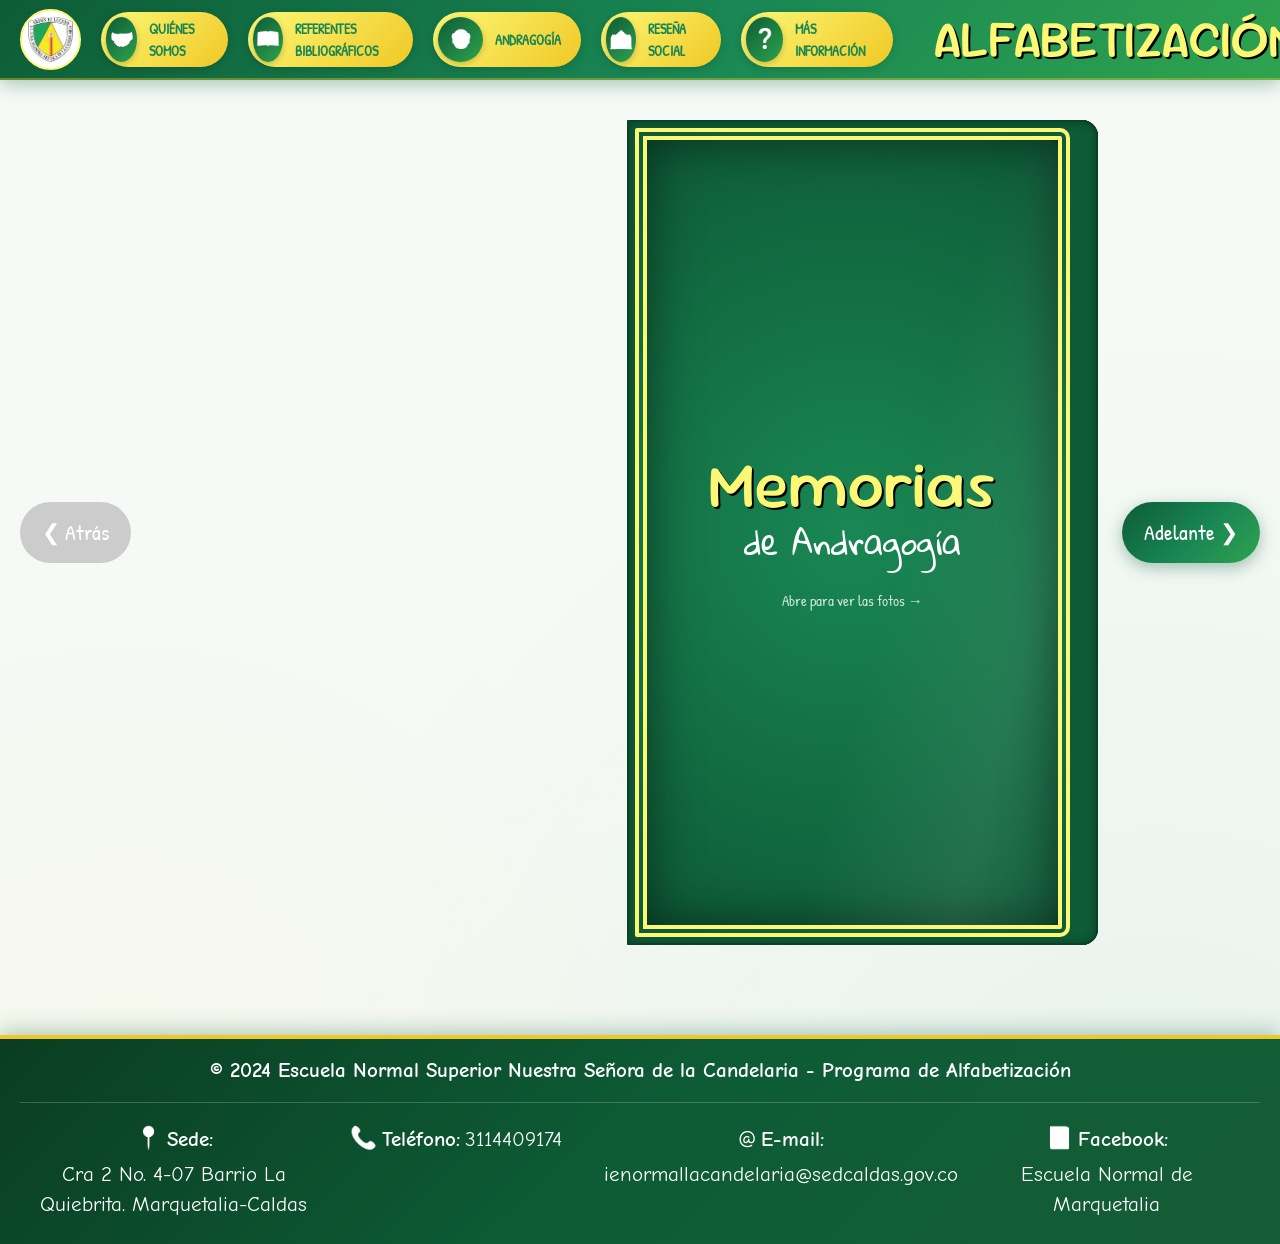
<file: andragogia.html>
<!DOCTYPE html>
<html lang="es">

<head>
    <meta charset="UTF-8">
    <meta name="viewport" content="width=device-width, initial-scale=1.0">
    <title>Andragogía - Memorias del Proceso | Alfabetización ENS</title>
    <meta name="description" content="Memorias fotográficas y narrativas del proceso de andragogía desarrollado en el asilo por la Escuela Normal Superior Nuestra Señora de la Candelaria.">
    <link href="https://cdn.jsdelivr.net/npm/bootstrap@5.3.2/dist/css/bootstrap.min.css" rel="stylesheet">
    <script src="https://cdn.jsdelivr.net/npm/bootstrap@5.3.2/dist/js/bootstrap.bundle.min.js"></script>
    <link rel="preconnect" href="https://fonts.googleapis.com">
    <link rel="preconnect" href="https://fonts.gstatic.com" crossorigin>
    <link href="https://fonts.googleapis.com/css2?family=Chewy&family=Comic+Neue:wght@300;400;700&family=Gloria+Hallelujah&family=Patrick+Hand&family=Sour+Gummy:wght@700;800;900&display=swap" rel="stylesheet">
    <link rel="stylesheet" href="estilo.css">
    <style>
        /* ── LIBRO: estilos exclusivos de esta página ── */
        .libro-wrapper-outer {
            width: 100%;
            padding: 30px 20px 50px;
            display: flex;
            flex-direction: column;
            align-items: center;
        }

        /* ── MODO ESCRITORIO: libro 3D doble página ── */
        .libro-desktop {
            display: flex;
            align-items: center;
            gap: 24px;
            width: 100%;
            justify-content: center;
        }
        .libro-3d-wrapper {
            position: relative;
            width: min(1200px, 95vw);
            aspect-ratio: 16 / 9;
            perspective: 1800px;
        }
        .libro-3d {
            position: relative;
            width: 100%;
            height: 100%;
            transform-style: preserve-3d;
        }
        .hoja {
            position: absolute;
            width: 50%;
            height: 100%;
            top: 0;
            right: 0;
            transform-origin: left center;
            transform-style: preserve-3d;
            transition: transform 1.3s cubic-bezier(0.645, 0.045, 0.355, 1);
        }
        .hoja.girada { transform: rotateY(-180deg); }
        .cara {
            position: absolute;
            width: 100%;
            height: 100%;
            background-color: #0e5b37;
            backface-visibility: hidden;
            border: 2px solid #0a4227;
            border-radius: 2px 16px 16px 2px;
            overflow: hidden;
            box-shadow: inset 0 0 10px rgba(0,0,0,0.3);
        }
        .frente { z-index: 2; transform: rotateY(0deg); }
        .atras  { z-index: 1; transform: rotateY(180deg); border-radius: 16px 2px 2px 16px; }

        .portada-libro, .contraportada-libro {
            position: absolute; inset: 6px;
            display: flex; flex-direction: column;
            justify-content: center; align-items: center;
            background: radial-gradient(circle at center, #198754 0%, #0e5b37 100%);
            color: white; text-align: center;
            border: 12px double var(--amarillo-institucional);
            padding: 20px; box-sizing: border-box;
            box-shadow: inset 0 0 50px rgba(0,0,0,0.5);
        }
        .portada-libro  { border-radius: 2px 10px 10px 2px; }
        .contraportada-libro { border-radius: 10px 2px 2px 10px; }
        .portada-libro h1 {
            font-family: var(--fuente-titulos); font-size: clamp(2.5rem, 5vw, 6rem);
            color: var(--amarillo-institucional); margin-bottom: 0; line-height: 1;
            text-shadow: 2px 2px 0 #000;
        }
        .portada-libro h2 {
            font-family: var(--fuente-tarjetas); font-size: clamp(1.2rem, 2.5vw, 3rem);
            color: #fff; margin-top: 6px;
        }
        .portada-libro span {
            font-family: var(--fuente-botones); font-size: clamp(0.8rem, 1.2vw, 1.4rem);
            opacity: 0.8; margin-top: 20px;
        }

        .pagina {
            background-color: #fff;
            position: absolute;
            top: 16px; bottom: 16px;
            padding: clamp(10px, 2vw, 24px) clamp(10px, 2vw, 28px);
            display: flex; flex-direction: column;
            box-shadow: 0 0 12px rgba(0,0,0,0.35);
            box-sizing: border-box; overflow: hidden;
        }
        .pagina-izquierda { left: 16px; right: 0; border-radius: 6px 0 0 6px; background: linear-gradient(to left, #c4c4c4 0%, #fff 5%, #fff 100%); }
        .pagina-derecha   { right: 16px; left: 0; border-radius: 0 6px 6px 0; background: linear-gradient(to right, #c4c4c4 0%, #fff 5%, #fff 100%); }

        .numero-pagina-izq, .numero-pagina-der {
            position: absolute; bottom: 10px;
            font-family: var(--fuente-botones); font-size: clamp(0.8rem, 1.2vw, 1.4rem);
            color: var(--verde-institucional);
        }
        .numero-pagina-izq { left: 16px; }
        .numero-pagina-der { right: 16px; }

        /* Contenido de páginas */
        .foto-principal-container {
            width: 100%; height: clamp(130px, 26vw, 260px);
            border: 4px solid #fff; box-shadow: 0 3px 8px rgba(0,0,0,0.15);
            margin-bottom: 10px; border-radius: 4px; overflow: hidden;
            transform: rotate(-0.5deg); flex-shrink: 0;
        }
        .foto-principal, .foto-principal-container video { width: 100%; height: 100%; object-fit: cover; }
        .titulo-desc {
            font-family: var(--fuente-tarjetas); color: var(--verde-institucional);
            font-size: clamp(1rem, 1.7vw, 1.8rem); margin-bottom: 8px; flex-shrink: 0;
        }
        .descripcion-amplia { overflow: hidden; flex: 1; }
        .descripcion-amplia p {
            font-size: clamp(0.8rem, 1.2vw, 1.1rem);
            line-height: 1.5; color: #444; margin-bottom: 8px;
        }

        .grid-tres-fotos { display: flex; flex-direction: column; gap: 8px; height: 100%; justify-content: space-between; }
        .foto-pequena-item {
            display: flex; gap: 12px; align-items: center;
            background: #F5F5DC; padding: 10px 12px; border-radius: 10px;
            box-shadow: 0 3px 10px rgba(0,0,0,0.07); border: 1px solid #ebebd1;
            flex: 1;
        }
        .foto-pequena-item .foto-wrapper {
            flex-shrink: 0; width: clamp(90px, 14vw, 180px); height: clamp(75px, 12vw, 140px);
            border: 2px solid #eee; overflow: hidden; border-radius: 5px; transform: rotate(0.5deg);
        }
        .foto-pequena-item img, .foto-pequena-item video { width: 100%; height: 100%; object-fit: cover; }
        .desc-pequena {
            font-size: clamp(0.75rem, 1.15vw, 1.05rem);
            margin: 0; color: #555; line-height: 1.4;
        }
        .desc-pequena strong { color: var(--verde-institucional); }

        /* Botones escritorio */
        .btn-libro {
            background: var(--degradado-nav); color: white; border: none;
            padding: 14px 22px; font-family: var(--fuente-botones); font-size: 1.4rem;
            border-radius: 40px; cursor: pointer;
            transition: all 0.25s ease; box-shadow: 0 5px 16px rgba(13,92,54,0.35);
            flex-shrink: 0;
        }
        .btn-libro:disabled { background: #ccc; cursor: not-allowed; box-shadow: none; }
        .btn-libro:not(:disabled):hover { background: linear-gradient(135deg,#0a3d22,#0d5c36); transform: translateY(-2px); box-shadow: 0 8px 22px rgba(13,92,54,0.45); }

        /* ── MODO MÓVIL: una página a la vez, deslizamiento ── */
        .libro-movil {
            display: none;
            width: 100%;
            max-width: 480px;
        }
        .libro-movil-viewport {
            overflow: hidden;
            position: relative;
            border-radius: 16px;
            box-shadow: 0 8px 30px rgba(13,92,54,0.25);
            border: 3px solid #c3e6cb;
        }
        .libro-movil-track {
            display: flex;
            transition: transform 0.45s cubic-bezier(0.4,0,0.2,1);
        }
        .pagina-movil {
            min-width: 100%;
            background: #fff;
            padding: 22px 18px 36px;
            box-sizing: border-box;
            min-height: 520px;
            position: relative;
        }
        .pagina-movil.portada-movil {
            background: radial-gradient(circle at center, #198754 0%, #0e5b37 100%);
            display: flex; flex-direction: column; justify-content: center; align-items: center;
            color: #fff; text-align: center;
            border: 8px double var(--amarillo-institucional);
            padding: 30px;
        }
        .pagina-movil.portada-movil h2 {
            font-family: var(--fuente-titulos); font-size: 3.2rem;
            color: var(--amarillo-institucional); text-shadow: 2px 2px 0 #000;
            margin-bottom: 4px;
        }
        .pagina-movil.portada-movil h3 {
            font-family: var(--fuente-tarjetas); font-size: 1.6rem; margin-top: 4px;
        }
        .pagina-movil.portada-movil p {
            opacity: 0.85; font-size: 0.95rem; margin-top: 16px;
        }
        .pagina-movil.contraportada-movil {
            background: radial-gradient(circle at center, #198754 0%, #0e5b37 100%);
            display: flex; flex-direction: column; justify-content: center; align-items: center;
            color: #fff; text-align: center;
            border: 8px double var(--amarillo-institucional); padding: 30px;
        }
        .num-pag-movil {
            position: absolute; bottom: 12px; left: 50%; transform: translateX(-50%);
            font-family: var(--fuente-botones); font-size: 1rem; color: var(--verde-institucional);
        }
        .foto-movil-principal {
            width: 100%; height: 170px; object-fit: cover; border-radius: 8px;
            border: 3px solid #fff; box-shadow: 0 3px 10px rgba(0,0,0,0.15);
            margin-bottom: 12px;
        }
        .titulo-movil { font-family: var(--fuente-tarjetas); color: var(--verde-institucional); font-size: 1.15rem; margin-bottom: 8px; }
        .texto-movil { font-size: 0.88rem; line-height: 1.45; color: #444; margin: 0; }

        .foto-movil-item {
            display: flex; gap: 10px; align-items: center;
            background: #F5F5DC; padding: 10px; border-radius: 8px;
            margin-bottom: 10px; border: 1px solid #ebebd1;
        }
        .foto-movil-item img, .foto-movil-item video { width: 80px; height: 65px; object-fit: cover; border-radius: 4px; flex-shrink: 0; }
        .foto-movil-item p { font-size: 0.82rem; margin: 0; color: #555; line-height: 1.3; }
        .foto-movil-item strong { color: var(--verde-institucional); }

        /* Controles de navegación móvil */
        .libro-movil-nav {
            display: flex; justify-content: space-between; align-items: center;
            margin-top: 14px; padding: 0 4px;
        }
        .btn-movil {
            background: var(--degradado-nav); color: #fff; border: none;
            border-radius: 50px; padding: 10px 20px; font-family: var(--fuente-botones);
            font-size: 1rem; cursor: pointer;
            box-shadow: 0 4px 12px rgba(13,92,54,0.3);
            transition: all 0.2s ease;
        }
        .btn-movil:disabled { background: #ccc; box-shadow: none; cursor: not-allowed; }
        .btn-movil:not(:disabled):hover { transform: translateY(-2px); box-shadow: 0 6px 16px rgba(13,92,54,0.4); }
        .indicador-paginas {
            font-family: var(--fuente-botones); font-size: 0.9rem;
            color: var(--verde-oscuro); font-weight: 700;
        }

        @media (max-width: 900px) {
            .libro-desktop { display: none !important; }
            .libro-movil   { display: block !important; margin: 0 auto; }
        }
    </style>
    <script src="./animaciones.js" defer></script>
</head>

<body>

    <!-- ========== NAVEGACIÓN ========== -->
    <nav class="menu-institucional">
        <div class="logo-container" id="logoToggle">
            <a href="./index.html" class="logo-link"><img src="./img/n.png" alt="Logo" width="45" height="45"></a>
        </div>
        <div class="botones-container">
            <a href="./QSomos.html" class="boton-nav"><div class="circulo-icono"><span>🤝</span></div><span class="texto-nav">Quiénes somos</span></a>
            <a href="./referentes.html" class="boton-nav"><div class="circulo-icono"><span>📖</span></div><span class="texto-nav">Referentes bibliográficos</span></a>
            <a href="./andragogia.html" class="boton-nav"><div class="circulo-icono"><span>👴</span></div><span class="texto-nav">Andragogía</span></a>
            <a href="./social.html" class="boton-nav"><div class="circulo-icono"><span>🏫</span></div><span class="texto-nav">Reseña social</span></a>
            <a href="./información.html" class="boton-nav"><div class="circulo-icono"><span>❓</span></div><span class="texto-nav">Más información</span></a>
        </div>
        <div class="separador-nav"></div>
        <div class="titulo-container"><h1 class="titulo-principal">ALFABETIZACIÓN</h1></div>
    </nav>

    <!-- Menú Desplegable Móvil -->
    <div class="menu-desplegable-movil" id="menuMovil">
        <div class="botones-container-movil">
            <a href="./index.html" class="boton-nav"><div class="circulo-icono"><span>🏠</span></div><span class="texto-nav">Inicio</span></a>
            <a href="./QSomos.html" class="boton-nav"><div class="circulo-icono"><span>🤝</span></div><span class="texto-nav">Quiénes somos</span></a>
            <a href="./referentes.html" class="boton-nav"><div class="circulo-icono"><span>📖</span></div><span class="texto-nav">Referentes bibliográficos</span></a>
            <a href="./andragogia.html" class="boton-nav"><div class="circulo-icono"><span>👴</span></div><span class="texto-nav">Andragogía</span></a>
            <a href="./social.html" class="boton-nav"><div class="circulo-icono"><span>🏫</span></div><span class="texto-nav">Reseña social</span></a>
            <a href="./información.html" class="boton-nav"><div class="circulo-icono"><span>❓</span></div><span class="texto-nav">Más información</span></a>
        </div>
    </div>

    <main style="flex:1; padding-bottom: 40px;">
        <div class="libro-wrapper-outer">

            <!-- ═══════════════════════════════════════
                 LIBRO — MODO ESCRITORIO (doble página)
                 ═══════════════════════════════════════ -->
            <div class="libro-desktop">
                <button class="btn-libro" id="btn-prev" onclick="pasarPaginaIzquierda()" disabled>&#10094; Atrás</button>

                <div class="libro-3d-wrapper">
                    <div class="libro-3d" id="libro">

                        <!-- HOJA 0 — Portada | Pág. 1 -->
                        <div class="hoja" id="hoja-0" style="z-index:10;">
                            <div class="cara frente">
                                <div class="portada-libro">
                                    <h1>Memorias</h1>
                                    <h2>de Andragogía</h2>
                                    <span>Abre para ver las fotos →</span>
                                </div>
                            </div>
                            <div class="cara atras">
                                <div class="pagina pagina-izquierda">
                                    <div class="numero-pagina-izq">1</div>
                                    <div class="foto-principal-container">
                                        <img src="media/andragogia/pagina1/principal.jpeg" alt="Foto principal Andragogía" class="foto-principal">
                                    </div>
                                    <div class="descripcion-amplia">
                                        <h3 class="titulo-desc">Casos de Impacto</h3>
                                        <p>Documento que recopila el impacto del proceso de alfabetización con adultos mayores del asilo: social, emocional y cognitivo.</p>
                                        <p>Las actividades de lectura, escritura y dinámicas lúdicas promovieron la participación activa mediante juegos, fichas y cuentos. Se generaron espacios de interacción, mayor motivación y un vínculo afectivo sólido entre participantes y el docente en formación.</p>
                                    </div>
                                </div>
                            </div>
                        </div>

                        <!-- HOJA 1 — Pág. 2 | Pág. 3 -->
                        <div class="hoja" id="hoja-1" style="z-index:9;">
                            <div class="cara frente">
                                <div class="pagina pagina-derecha">
                                    <div class="numero-pagina-der">2</div>
                                    <div class="grid-tres-fotos">
                                        <div class="foto-pequena-item">
                                            <div class="foto-wrapper"><img src="media/andragogia/pagina2/social.jpeg" alt="Impacto Social"></div>
                                            <p class="desc-pequena"><strong>Impacto social:</strong> Las actividades grupales fortalecieron la convivencia y el trabajo en equipo, generando mayor participación y disposición para comunicarse.</p>
                                        </div>
                                        <div class="foto-pequena-item">
                                            <div class="foto-wrapper"><img src="media/andragogia/pagina2/emocional.jpeg" alt="Impacto Emocional"></div>
                                            <p class="desc-pequena"><strong>Impacto emocional:</strong> El proceso generó alegría y motivación. Los participantes expresaron entusiasmo y se creó un ambiente de confianza y afecto.</p>
                                        </div>
                                        <div class="foto-pequena-item">
                                            <div class="foto-wrapper"><img src="media/andragogia/pagina2/cognitivo.jpeg" alt="Impacto Cognitivo"></div>
                                            <p class="desc-pequena"><strong>Impacto cognitivo:</strong> Se fortalecieron memoria, atención y reconocimiento de letras. Las actividades estimularon las capacidades cognitivas de los adultos mayores.</p>
                                        </div>
                                    </div>
                                </div>
                            </div>
                            <div class="cara atras">
                                <div class="pagina pagina-izquierda">
                                    <div class="numero-pagina-izq">3</div>
                                    <div class="foto-principal-container">
                                        <img src="media/andragogia/pagina3/principal.jpeg" alt="Lectura guiada con la letra i" class="foto-principal">
                                    </div>
                                    <div class="descripcion-amplia">
                                        <h3 class="titulo-desc">El Despertar de la Lectura</h3>
                                        <p>Leer en voz alta un pequeño texto enfocado en la letra <em>"i"</em>, con el acompañamiento directo de la maestra en formación, marcó el inicio de un vínculo profundo entre el adulto mayor y la palabra escrita. Ese gesto cotidiano —señalar la letra, repetir su sonido, reconocerla en el texto— encarna el principio andragógico que afirma que todo aprendizaje adulto se consolida cuando parte de la experiencia vivida y del acompañamiento respetuoso.</p>
                                        <p>La maestra en formación no solo transmitió un contenido: construyó junto al estudiante un territorio seguro donde equivocarse forma parte del aprendizaje y cada avance, por pequeño que sea, merece ser celebrado.</p>
                                    </div>
                                </div>
                            </div>
                        </div>

                        <!-- HOJA 2 — Pág. 4 | Pág. 5 -->
                        <div class="hoja" id="hoja-2" style="z-index:8;">
                            <div class="cara frente">
                                <div class="pagina pagina-derecha">
                                    <div class="numero-pagina-der">4</div>
                                    <div class="grid-tres-fotos">
                                        <div class="foto-pequena-item">
                                            <div class="foto-wrapper"><img src="media/andragogia/pagina4/2.jpeg" alt="Proyecto transversal letra i con naturaleza"></div>
                                            <p class="desc-pequena"><strong>Proyecto transversal:</strong> Rellenar la letra "i" con elementos de la naturaleza integró la creatividad manual con el reconocimiento de grafemas, demostrando que escribir también puede hacerse con las manos y los sentidos.</p>
                                        </div>
                                        <div class="foto-pequena-item">
                                            <div class="foto-wrapper"><img src="media/andragogia/pagina4/3.jpeg" alt="Completando palabras con letras i y a"></div>
                                            <p class="desc-pequena"><strong>Construcción de palabras:</strong> Completar palabras con las letras "i" y "a" fortaleció la conciencia fonológica y la memoria visual. Cada hueco rellenado representó un puente entre el sonido conocido y el signo escrito.</p>
                                        </div>
                                        <div class="foto-pequena-item">
                                            <div class="foto-wrapper"><img src="media/andragogia/pagina4/4.jpeg" alt="Don Adán repasando el abecedario"></div>
                                            <p class="desc-pequena"><strong>Planas del abecedario:</strong> Don Adán repasó emocionado el abecedario completo, trazando mayúsculas y minúsculas con dedicación. Cada trazo ilustra cómo la escritura devuelve autonomía y dignidad al adulto aprendiz.</p>
                                        </div>
                                    </div>
                                </div>
                            </div>
                            <div class="cara atras">
                                <div class="pagina pagina-izquierda">
                                    <div class="numero-pagina-izq">5</div>
                                    <div class="foto-principal-container">
                                        <img src="media/andragogia/pagina5/principal.jpeg" alt="Portada del libro de vida" class="foto-principal">
                                    </div>
                                    <div class="descripcion-amplia">
                                        <h3 class="titulo-desc">El Libro de Mi Propia Vida</h3>
                                        <p>Elaborar la portada de un libro cuya historia fuera la propia vida del estudiante constituyó una de las experiencias más significativas del proceso. Con materiales aportados por las docentes en formación, cada adulto mayor diseñó una portada que reflejaba quién es, de dónde viene y qué sueña.</p>
                                        <p>La actividad activó la memoria autobiográfica, estimuló la expresión escrita y reafirmó la identidad de cada participante como sujeto con historia, voz y valor. Aprender a leer y escribir no es solo dominar un código: es recuperar la capacidad de nombrarse y contarse al mundo.</p>
                                    </div>
                                </div>
                            </div>
                        </div>

                        <!-- HOJA 3 — Pág. 6 | Contraportada -->
                        <div class="hoja" id="hoja-3" style="z-index:7;">
                            <div class="cara frente">
                                <div class="pagina pagina-derecha">
                                    <div class="numero-pagina-der">6</div>
                                    <div class="grid-tres-fotos">
                                        <div class="foto-pequena-item">
                                            <div class="foto-wrapper"><img src="media/andragogia/pagina6/7.jpeg" alt="Juego de cartas UNO"></div>
                                            <p class="desc-pequena"><strong>El juego como estrategia:</strong> En el juego de cartas UNO, la docente nombraba un número y un color; el adulto que tuviera esa carta la levantaba. Esta dinámica lúdica entrenó la escucha activa, el reconocimiento de colores y números en un ambiente de alegría compartida.</p>
                                        </div>
                                        <div class="foto-pequena-item">
                                            <div class="foto-wrapper"><img src="media/andragogia/pagina6/8.jpeg" alt="Reloj con metas y propósitos"></div>
                                            <p class="desc-pequena"><strong>Escritura con sentido:</strong> Diseñar un reloj y escribir en su centro metas, deseos o propósitos para el nuevo año convirtió la escritura en un acto personal y significativo, testimonio de la capacidad expresiva que el proceso despertó en cada participante.</p>
                                        </div>
                                        <div class="foto-pequena-item">
                                            <div class="foto-wrapper"><img src="media/andragogia/pagina6/12.jpeg" alt="Momento de origami en comunidad"></div>
                                            <p class="desc-pequena"><strong>Comunidad de aprendizaje:</strong> El origami compartido entre maestros y alumnos construyó vínculos que trascienden el aula. Esos momentos de compañerismo son la base afectiva sobre la que se sostiene cualquier proceso educativo duradero.</p>
                                        </div>
                                    </div>
                                </div>
                            </div>
                            <div class="cara atras">
                                <div class="contraportada-libro">
                                    <img src="./img/n.png" alt="Logo ENS" width="90" style="margin-bottom:18px; filter: drop-shadow(0 2px 6px rgba(0,0,0,0.3));">
                                    <h2 style="font-family:var(--fuente-tarjetas); font-size:1.8rem;">¡Gracias por visitarnos!</h2>
                                    <p style="opacity:0.85; font-size:0.95rem; margin-top:10px;">Escuela Normal Superior<br>Nuestra Señora de la Candelaria</p>
                                </div>
                            </div>
                        </div>

                    </div><!-- /libro-3d -->
                </div><!-- /libro-3d-wrapper -->

                <button class="btn-libro" id="btn-next" onclick="pasarPaginaDerecha()">Adelante &#10095;</button>
            </div><!-- /libro-desktop -->


            <!-- ═══════════════════════════════════════
                 LIBRO — MODO MÓVIL (página a la vez)
                 ═══════════════════════════════════════ -->
            <div class="libro-movil">
                <div class="libro-movil-viewport">
                    <div class="libro-movil-track" id="trackMovil">

                        <!-- Portada -->
                        <div class="pagina-movil portada-movil">
                            <h2>Memorias</h2>
                            <h3>de Andragogía</h3>
                            <p>Desliza para ver las fotos →</p>
                        </div>

                        <!-- Página 1 -->
                        <div class="pagina-movil">
                            <span class="num-pag-movil">1</span>
                            <img src="media/andragogia/pagina1/principal.jpeg" alt="Foto principal" class="foto-movil-principal">
                            <p class="titulo-movil">Casos de Impacto</p>
                            <p class="texto-movil">Las actividades de lectura, escritura y dinámicas lúdicas promovieron la participación activa. Se generaron espacios de interacción, mayor motivación y un vínculo afectivo sólido entre participantes y el docente en formación.</p>
                        </div>

                        <!-- Página 2 -->
                        <div class="pagina-movil">
                            <span class="num-pag-movil">2</span>
                            <div class="foto-movil-item">
                                <img src="media/andragogia/pagina2/social.jpeg" alt="Impacto Social">
                                <p><strong>Impacto social:</strong> Las actividades grupales fortalecieron la convivencia y el trabajo en equipo, generando mayor comunicación.</p>
                            </div>
                            <div class="foto-movil-item">
                                <img src="media/andragogia/pagina2/emocional.jpeg" alt="Impacto Emocional">
                                <p><strong>Impacto emocional:</strong> El proceso generó alegría y motivación, creando un ambiente de confianza y afecto.</p>
                            </div>
                            <div class="foto-movil-item">
                                <img src="media/andragogia/pagina2/cognitivo.jpeg" alt="Impacto Cognitivo">
                                <p><strong>Impacto cognitivo:</strong> Se fortalecieron memoria, atención y reconocimiento de letras y palabras.</p>
                            </div>
                        </div>

                        <!-- Página 3 -->
                        <div class="pagina-movil">
                            <span class="num-pag-movil">3</span>
                            <img src="media/andragogia/pagina3/principal.jpeg" alt="Lectura guiada con la letra i" class="foto-movil-principal">
                            <p class="titulo-movil">El Despertar de la Lectura</p>
                            <p class="texto-movil">Leer en voz alta un pequeño texto enfocado en la letra "i", con el acompañamiento directo de la maestra en formación, marcó el inicio de un vínculo profundo entre el adulto mayor y la palabra escrita. Ese gesto cotidiano encarna el principio andragógico de que todo aprendizaje adulto se consolida con acompañamiento respetuoso y desde la experiencia vivida.</p>
                        </div>

                        <!-- Página 4 -->
                        <div class="pagina-movil">
                            <span class="num-pag-movil">4</span>
                            <div class="foto-movil-item">
                                <img src="media/andragogia/pagina4/2.jpeg" alt="Proyecto transversal letra i con naturaleza">
                                <p><strong>Proyecto transversal:</strong> Rellenar la letra "i" con elementos de la naturaleza integró creatividad manual con reconocimiento de grafemas.</p>
                            </div>
                            <div class="foto-movil-item">
                                <img src="media/andragogia/pagina4/3.jpeg" alt="Completando palabras">
                                <p><strong>Construcción de palabras:</strong> Completar palabras con "i" y "a" fortaleció la conciencia fonológica y la memoria visual de cada participante.</p>
                            </div>
                            <div class="foto-movil-item">
                                <img src="media/andragogia/pagina4/4.jpeg" alt="Don Adán y el abecedario">
                                <p><strong>Planas del abecedario:</strong> Don Adán repasó emocionado el abecedario completo; cada trazo reflejó cómo la escritura devuelve autonomía y dignidad al adulto aprendiz.</p>
                            </div>
                        </div>

                        <!-- Página 5 -->
                        <div class="pagina-movil">
                            <span class="num-pag-movil">5</span>
                            <img src="media/andragogia/pagina5/principal.jpeg" alt="Portada del libro de vida" class="foto-movil-principal">
                            <p class="titulo-movil">El Libro de Mi Propia Vida</p>
                            <p class="texto-movil">Elaborar la portada de un libro cuya historia fuera la propia vida del estudiante fue una de las experiencias más significativas del proceso. Con materiales aportados por las docentes en formación, cada adulto mayor diseñó una portada que reflejaba quién es, de dónde viene y qué sueña, activando la memoria autobiográfica y reafirmando su identidad como sujeto con historia y voz propia.</p>
                        </div>

                        <!-- Página 6 -->
                        <div class="pagina-movil">
                            <span class="num-pag-movil">6</span>
                            <div class="foto-movil-item">
                                <img src="media/andragogia/pagina6/7.jpeg" alt="Juego de cartas UNO">
                                <p><strong>El juego como estrategia:</strong> En el juego de cartas UNO, la dinámica lúdica entrenó escucha activa, reconocimiento de colores y números en un ambiente de alegría compartida.</p>
                            </div>
                            <div class="foto-movil-item">
                                <img src="media/andragogia/pagina6/8.jpeg" alt="Reloj con metas">
                                <p><strong>Escritura con sentido:</strong> Diseñar un reloj y escribir metas y propósitos convirtió la escritura en un acto personal y profundamente significativo para cada participante.</p>
                            </div>
                            <div class="foto-movil-item">
                                <img src="media/andragogia/pagina6/12.jpeg" alt="Origami en comunidad">
                                <p><strong>Comunidad de aprendizaje:</strong> El origami compartido entre maestros y alumnos construyó vínculos afectivos que sostienen cualquier proceso educativo duradero.</p>
                            </div>
                        </div>

                        <!-- Contraportada -->
                        <div class="pagina-movil contraportada-movil">
                            <img src="./img/n.png" alt="Logo ENS" width="80" style="margin-bottom:14px; filter: drop-shadow(0 2px 6px rgba(0,0,0,0.3));">
                            <h3 style="font-family:var(--fuente-tarjetas); font-size:1.4rem;">¡Gracias por visitarnos!</h3>
                            <p style="opacity:0.85; font-size:0.9rem; margin-top:10px;">Escuela Normal Superior<br>Nuestra Señora de la Candelaria</p>
                        </div>

                    </div><!-- /track -->
                </div><!-- /viewport -->

                <div class="libro-movil-nav">
                    <button class="btn-movil" id="btn-prev-movil" disabled>&#10094; Atrás</button>
                    <span class="indicador-paginas" id="indicadorMovil">1 / 8</span>
                    <button class="btn-movil" id="btn-next-movil">Siguiente &#10095;</button>
                </div>
            </div><!-- /libro-movil -->

        </div><!-- /libro-wrapper-outer -->
    </main>

    <footer class="pie-pagina">
        <div class="footer-derechos">
            <p>&copy; 2024 Escuela Normal Superior Nuestra Señora de la Candelaria - Programa de Alfabetización</p>
        </div>
        <div class="footer-container">
            <div class="footer-col"><p><span class="footer-icono">📍</span> <strong>Sede:</strong> Cra 2 No. 4-07 Barrio La Quiebrita. Marquetalia-Caldas</p></div>
            <div class="footer-col"><p><span class="footer-icono">📞</span> <strong>Teléfono:</strong> 3114409174</p></div>
            <div class="footer-col"><p><span class="footer-icono">@</span> <strong>E-mail:</strong> <a href="mailto:ienormallacandelaria@sedcaldas.gov.co" class="footer-enlace">ienormallacandelaria@sedcaldas.gov.co</a></p></div>
            <div class="footer-col"><p><span class="footer-icono">📘</span> <strong>Facebook:</strong> <a href="https://www.facebook.com/escuelanormalsuperiornsc" target="_blank" class="footer-enlace">Escuela Normal de Marquetalia</a></p></div>
        </div>
    </footer>

    <script>
    document.addEventListener("DOMContentLoaded", function () {

        /* ── MODO ESCRITORIO: lógica del libro 3D ── */
        let estadoHoja = 0;
        const hojas = document.querySelectorAll('#libro .hoja');
        const totalHojas = hojas.length;

        hojas.forEach((hoja, index) => {
            hoja.style.zIndex = 100 - index;
            const frente = hoja.querySelector('.frente');
            if (frente) { frente.style.cursor = 'pointer'; frente.onclick = () => { if (estadoHoja === index) pasarPaginaDerecha(); }; }
            const atras = hoja.querySelector('.atras');
            if (atras) { atras.style.cursor = 'pointer'; atras.onclick = () => { if (estadoHoja === index + 1) pasarPaginaIzquierda(); }; }
        });

        function actualizarBotonesDesktop() {
            document.getElementById('btn-prev').disabled = estadoHoja === 0;
            document.getElementById('btn-next').disabled = estadoHoja === totalHojas;
        }

        window.pasarPaginaDerecha = function () {
            if (estadoHoja < totalHojas) {
                const hoja = hojas[estadoHoja];
                hoja.classList.add('girada');
                hoja.style.zIndex = 100 + estadoHoja;
                estadoHoja++;
                actualizarBotonesDesktop();
            }
        };

        window.pasarPaginaIzquierda = function () {
            if (estadoHoja > 0) {
                estadoHoja--;
                const hoja = hojas[estadoHoja];
                hoja.classList.remove('girada');
                hoja.style.zIndex = 100 - estadoHoja;
                actualizarBotonesDesktop();
            }
        };

        actualizarBotonesDesktop();

        /* ── MODO MÓVIL: carrusel de páginas ── */
        const track      = document.getElementById('trackMovil');
        const slides     = track.querySelectorAll('.pagina-movil');
        const totalSlides = slides.length;
        const btnPrevM   = document.getElementById('btn-prev-movil');
        const btnNextM   = document.getElementById('btn-next-movil');
        const indicador  = document.getElementById('indicadorMovil');
        let currentSlide = 0;

        function goToSlide(n) {
            currentSlide = Math.max(0, Math.min(n, totalSlides - 1));
            track.style.transform = `translateX(-${currentSlide * 100}%)`;
            indicador.textContent = `${currentSlide + 1} / ${totalSlides}`;
            btnPrevM.disabled = currentSlide === 0;
            btnNextM.disabled = currentSlide === totalSlides - 1;
        }

        btnPrevM.addEventListener('click', () => goToSlide(currentSlide - 1));
        btnNextM.addEventListener('click', () => goToSlide(currentSlide + 1));

        // Soporte táctil swipe
        let touchStartX = 0;
        track.addEventListener('touchstart', e => { touchStartX = e.touches[0].clientX; }, { passive: true });
        track.addEventListener('touchend', e => {
            const diff = touchStartX - e.changedTouches[0].clientX;
            if (Math.abs(diff) > 40) { diff > 0 ? goToSlide(currentSlide + 1) : goToSlide(currentSlide - 1); }
        }, { passive: true });

        goToSlide(0);

        /* ── Menú móvil ── */
        const logoToggle = document.getElementById("logoToggle");
        const menuMovil  = document.getElementById("menuMovil");
        if (logoToggle && menuMovil) {
            logoToggle.addEventListener("click", function (e) {
                if (window.innerWidth <= 768) { e.preventDefault(); menuMovil.classList.toggle("show"); }
            });
            document.addEventListener("click", function (e) {
                if (!logoToggle.contains(e.target) && !menuMovil.contains(e.target)) menuMovil.classList.remove("show");
            });
        }
    });
    </script>

</body>
</html>
</file>
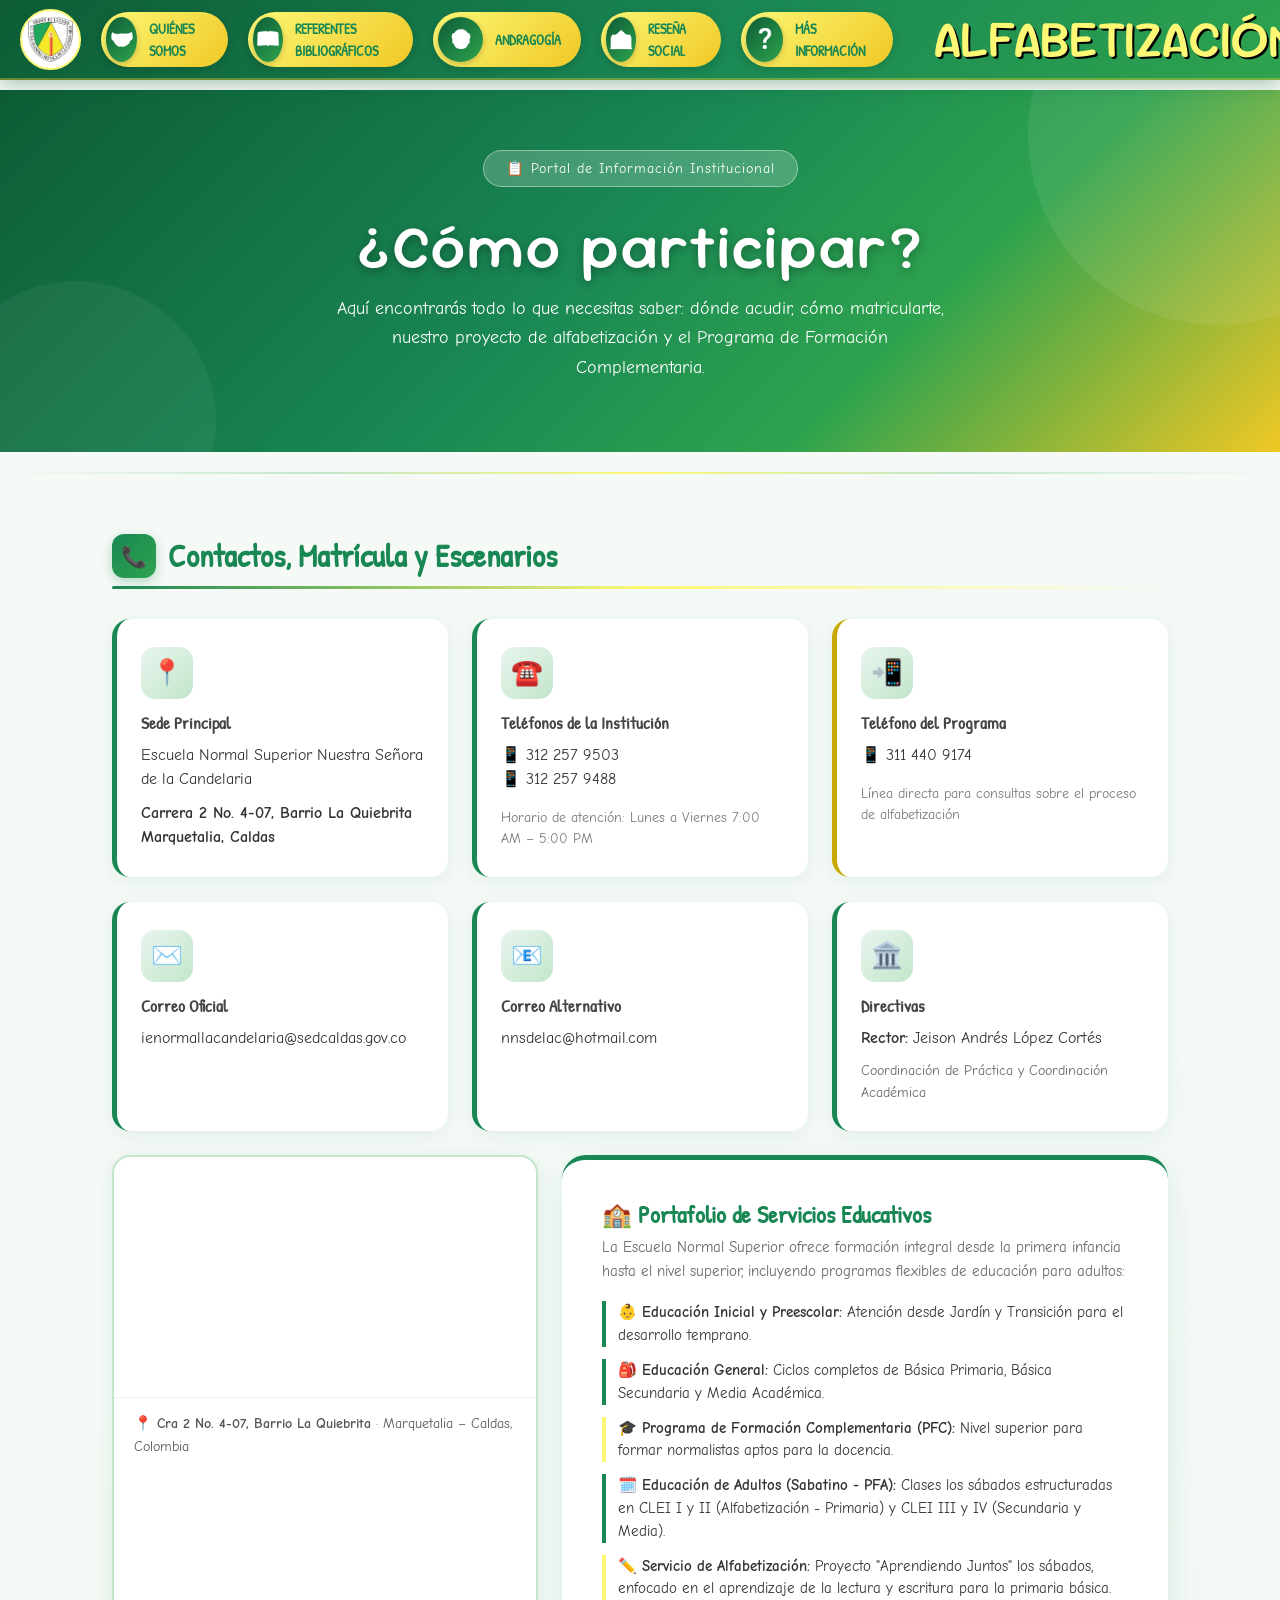
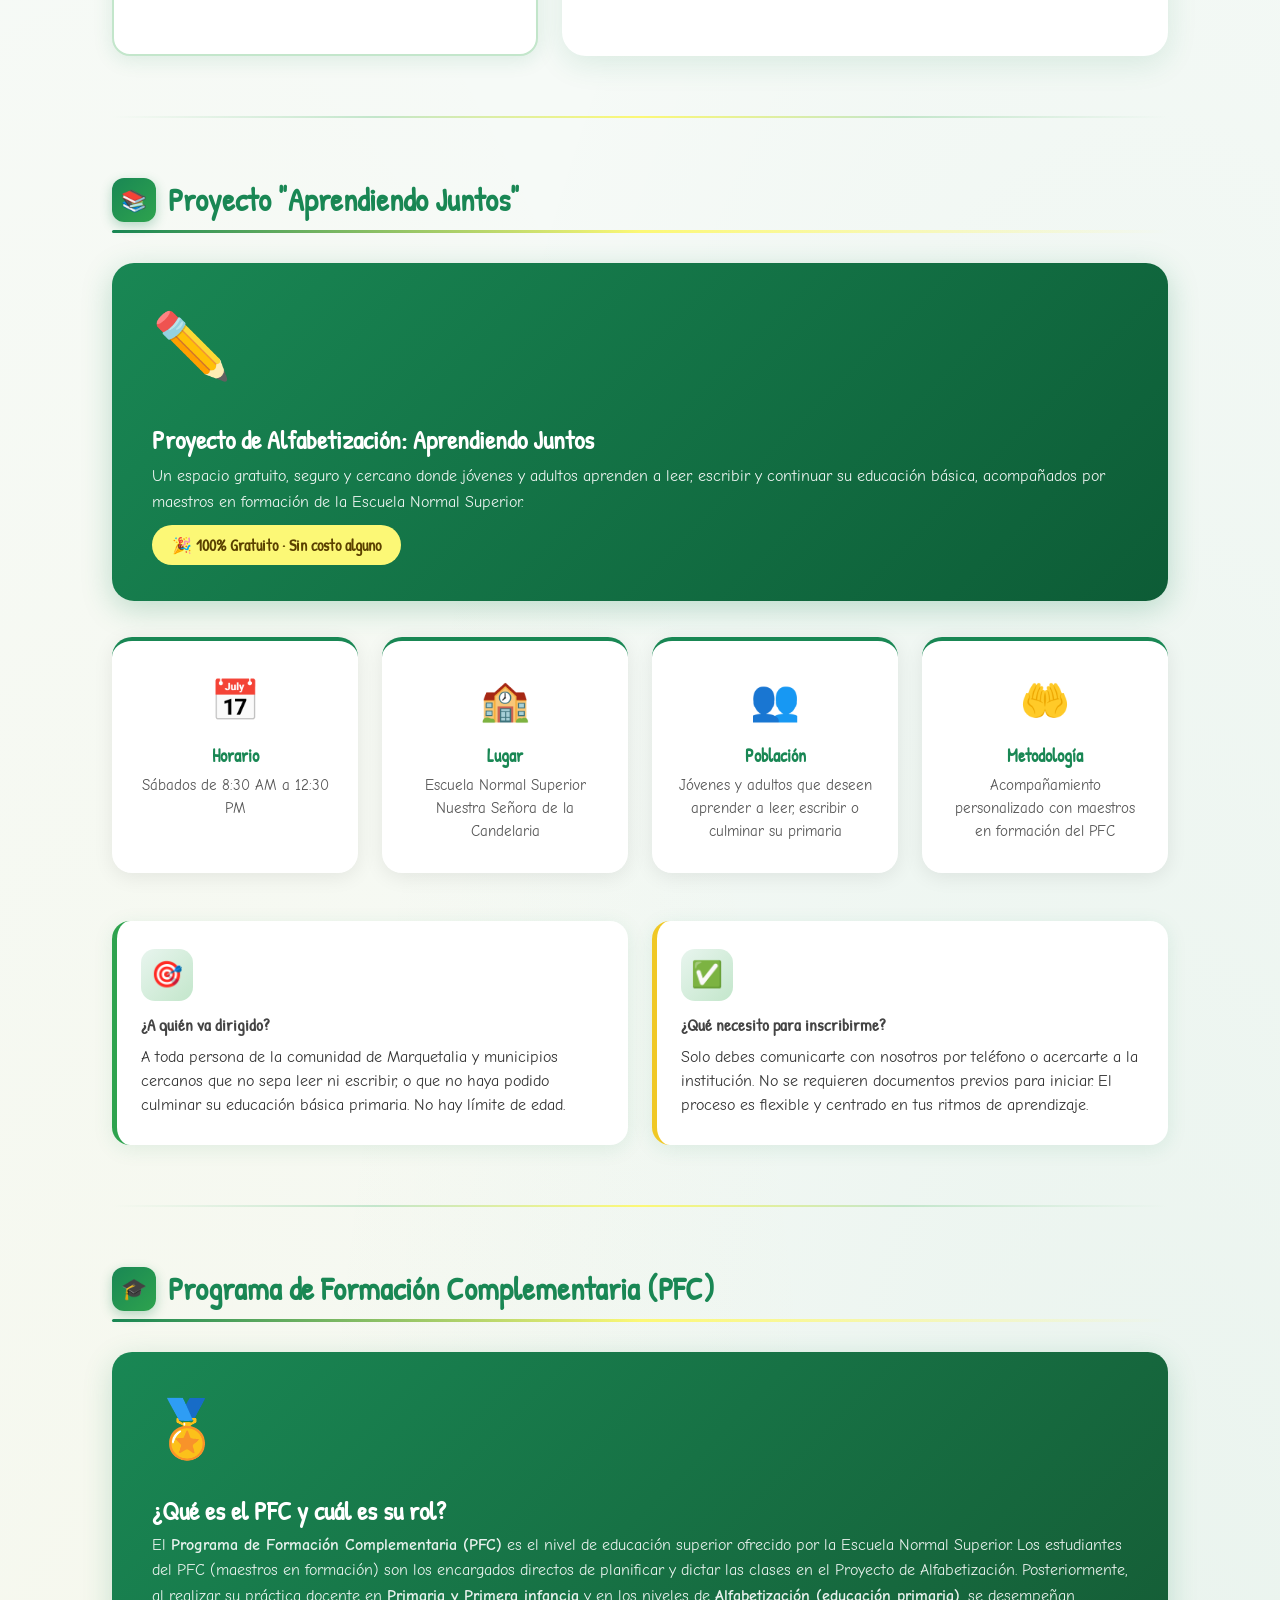
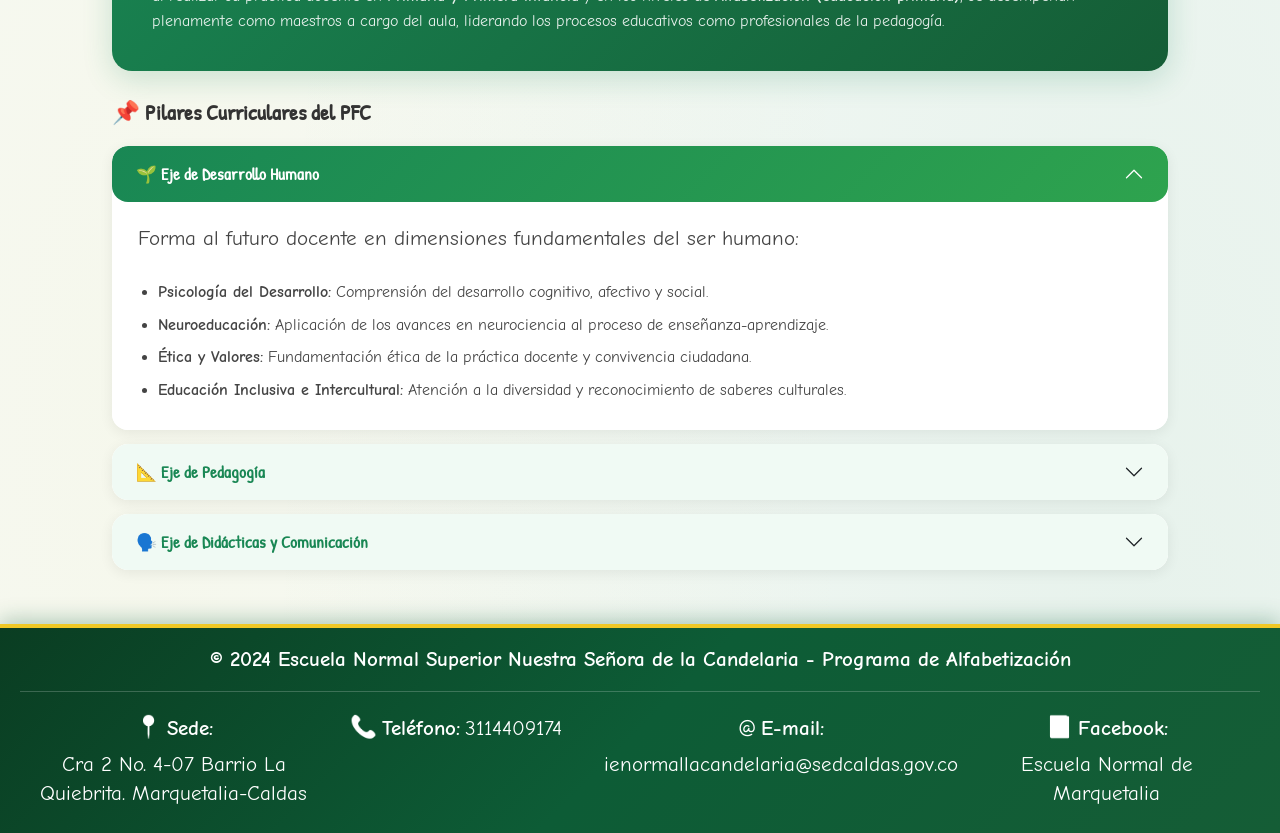
<file: información.html>
<!DOCTYPE html>
<html lang="es">

<head>
    <meta charset="UTF-8">
    <meta name="viewport" content="width=device-width, initial-scale=1.0">
    <title>Más Información - Programa de Alfabetización | ENS La Candelaria</title>
    <meta name="description"
        content="Encuentra toda la información sobre el Programa de Alfabetización de la Escuela Normal Superior Nuestra Señora de la Candelaria: contactos, matrícula, sedes y el Proyecto Aprendiendo Juntos.">
    <link href="https://cdn.jsdelivr.net/npm/bootstrap@5.3.2/dist/css/bootstrap.min.css" rel="stylesheet">
    <script src="https://cdn.jsdelivr.net/npm/bootstrap@5.3.2/dist/js/bootstrap.bundle.min.js"></script>
    <!-- Google Fonts -->
    <link rel="preconnect" href="https://fonts.googleapis.com">
    <link rel="preconnect" href="https://fonts.gstatic.com" crossorigin>
    <link
        href="https://fonts.googleapis.com/css2?family=Chewy&family=Comic+Neue:wght@300;400;700&family=Gloria+Hallelujah&family=Patrick+Hand&family=Sour+Gummy:wght@700;800;900&display=swap"
        rel="stylesheet">
    <link rel="stylesheet" href="estilo.css">
    <script src="./animaciones.js" defer></script>
</head>

<body>

    <!-- ========== NAVEGACIÓN ========== -->
    <nav class="menu-institucional">
        <div class="logo-container" id="logoToggle">
            <a href="./index.html" class="logo-link"><img src="./img/n.png" alt="Logo ENS La Candelaria" width="45"
                    height="45"></a>
        </div>
        <div class="botones-container">
            <a href="./QSomos.html" class="boton-nav">
                <div class="circulo-icono"><span>🤝</span></div>
                <span class="texto-nav">Quiénes somos</span>
            </a>
            <a href="./referentes.html" class="boton-nav">
                <div class="circulo-icono"><span>📖</span></div>
                <span class="texto-nav">Referentes bibliográficos</span>
            </a>
            <a href="./andragogia.html" class="boton-nav">
                <div class="circulo-icono"><span>👴</span></div>
                <span class="texto-nav">Andragogía</span>
            </a>
            <a href="./social.html" class="boton-nav">
                <div class="circulo-icono"><span>🏫</span></div>
                <span class="texto-nav">Reseña social</span>
            </a>
            <a href="./información.html" class="boton-nav">
                <div class="circulo-icono"><span>❓</span></div>
                <span class="texto-nav">Más información</span>
            </a>
        </div>
        <div class="separador-nav"></div>
        <div class="titulo-container">
            <h1 class="titulo-principal">ALFABETIZACIÓN</h1>
        </div>
    </nav>

    <!-- Menú Desplegable Móvil -->
    <div class="menu-desplegable-movil" id="menuMovil">
        <div class="botones-container-movil">
            <a href="./index.html" class="boton-nav">
                <div class="circulo-icono"><span>🏠</span></div>
                <span class="texto-nav">Inicio</span>
            </a>
            <a href="./QSomos.html" class="boton-nav">
                <div class="circulo-icono"><span>🤝</span></div>
                <span class="texto-nav">Quiénes somos</span>
            </a>
            <a href="./referentes.html" class="boton-nav">
                <div class="circulo-icono"><span>📖</span></div>
                <span class="texto-nav">Referentes bibliográficos</span>
            </a>
            <a href="./andragogia.html" class="boton-nav">
                <div class="circulo-icono"><span>👴</span></div>
                <span class="texto-nav">Andragogía</span>
            </a>
            <a href="./social.html" class="boton-nav">
                <div class="circulo-icono"><span>🏫</span></div>
                <span class="texto-nav">Reseña social</span>
            </a>
            <a href="./información.html" class="boton-nav">
                <div class="circulo-icono"><span>❓</span></div>
                <span class="texto-nav">Más información</span>
            </a>
        </div>
    </div>

    <!-- ========== HERO BANNER ========== -->
    <section class="info-hero">
        <p class="info-hero-badge">📋 Portal de Información Institucional</p>
        <h2 class="info-hero-titulo">¿Cómo participar?</h2>
        <p class="info-hero-subtitulo">
            Aquí encontrarás todo lo que necesitas saber: dónde acudir, cómo matricularte,
            nuestro proyecto de alfabetización y el Programa de Formación Complementaria.
        </p>
    </section>
    <div class="info-divider"></div>

    <!-- ========== CONTENIDO PRINCIPAL ========== -->
    <main class="container" style="max-width: 1080px;">

        <!-- ===== SECCIÓN 1: CONTACTOS, MATRÍCULA Y ESCENARIOS ===== -->
        <section class="info-seccion" id="contactos">
            <h2 class="info-seccion-titulo">
                <span class="icono-seccion">📞</span>
                Contactos, Matrícula y Escenarios
            </h2>
            <div class="info-seccion-linea"></div>

            <div class="row g-4 mb-4">

                <!-- Sede Principal -->
                <div class="col-12 col-md-6 col-lg-4">
                    <div class="contact-card">
                        <div class="contact-icono">📍</div>
                        <h4>Sede Principal</h4>
                        <p>Escuela Normal Superior Nuestra Señora de la Candelaria</p>
                        <p><strong>Carrera 2 No. 4-07, Barrio La Quiebrita<br>Marquetalia, Caldas</strong></p>
                    </div>
                </div>

                <!-- Teléfonos Institución -->
                <div class="col-12 col-md-6 col-lg-4">
                    <div class="contact-card">
                        <div class="contact-icono">☎️</div>
                        <h4>Teléfonos de la Institución</h4>
                        <p>
                            <a href="tel:3122579503">📱 312 257 9503</a><br>
                            <a href="tel:3122579488">📱 312 257 9488</a>
                        </p>
                        <p style="font-size:0.88rem; color:#777; margin-top:6px;">Horario de atención: Lunes a Viernes
                            7:00 AM – 5:00 PM</p>
                    </div>
                </div>

                <!-- Teléfono del Programa -->
                <div class="col-12 col-md-6 col-lg-4">
                    <div class="contact-card accent-amarillo">
                        <div class="contact-icono">📲</div>
                        <h4>Teléfono del Programa</h4>
                        <p><a href="tel:3114409174">📱 311 440 9174</a></p>
                        <p style="font-size:0.88rem; color:#777; margin-top:6px;">Línea directa para consultas sobre el
                            proceso de alfabetización</p>
                    </div>
                </div>

                <!-- Correo Oficial -->
                <div class="col-12 col-md-6 col-lg-4">
                    <div class="contact-card">
                        <div class="contact-icono">✉️</div>
                        <h4>Correo Oficial</h4>
                        <p>
                            <a href="mailto:ienormallacandelaria@sedcaldas.gov.co">
                                ienormallacandelaria@sedcaldas.gov.co
                            </a>
                        </p>
                    </div>
                </div>

                <!-- Correo Alternativo -->
                <div class="col-12 col-md-6 col-lg-4">
                    <div class="contact-card">
                        <div class="contact-icono">📧</div>
                        <h4>Correo Alternativo</h4>
                        <p>
                            <a href="mailto:nnsdelac@hotmail.com">nnsdelac@hotmail.com</a>
                        </p>
                    </div>
                </div>

                <!-- Directivas -->
                <div class="col-12 col-md-6 col-lg-4">
                    <div class="contact-card">
                        <div class="contact-icono">🏛️</div>
                        <h4>Directivas</h4>
                        <p><strong>Rector:</strong> Jeison Andrés López Cortés</p>
                        <p style="font-size:0.9rem; color:#666;">Coordinación de Práctica y Coordinación Académica</p>
                    </div>
                </div>

            </div>

            <!-- Mapa simulado + cómo matricularse -->
            <div class="row g-4 align-items-stretch">
                <div class="col-12 col-md-5">
                    <div class="mapa-card h-100">
                        <iframe
                            src="https://www.google.com/maps/embed?pb=!1m14!1m12!1m3!1d1052.3951724098697!2d-75.05263901206584!3d5.297412530747426!2m3!1f0!2f0!3f0!3m2!1i1024!2i768!4f13.1!5e1!3m2!1ses-419!2sco!4v1780858210174!5m2!1ses-419!2sco"
                            width="100%" height="240" style="border:0; display:block;" allowfullscreen="" loading="lazy"
                            referrerpolicy="no-referrer-when-downgrade"
                            title="Ubicación Escuela Normal Superior Nuestra Señora de la Candelaria"></iframe>
                        <div class="mapa-footer">
                            <p>📍 <strong>Cra 2 No. 4-07, Barrio La Quiebrita</strong> · Marquetalia – Caldas, Colombia
                            </p>
                        </div>
                    </div>
                </div>
                <div class="col-12 col-md-7">
                    <!-- Portafolio de Servicios Educativos -->
                    <div class="form-info-card h-100">
                        <h3>🏫 Portafolio de Servicios Educativos</h3>
                        <p style="font-size:0.95rem; color:#666; margin-bottom:18px;">
                            La Escuela Normal Superior ofrece formación integral desde la primera infancia hasta el
                            nivel superior, incluyendo programas flexibles de educación para adultos:
                        </p>
                        <ul class="lista-institucional-simple"
                            style="font-size:0.95rem; padding-left: 0; list-style: none;">
                            <li
                                style="margin-bottom: 12px; border-left: 4px solid var(--verde-institucional); padding-left: 12px;">
                                <strong>👶 Educación Inicial y Preescolar:</strong> Atención desde Jardín y Transición
                                para el desarrollo temprano.
                            </li>
                            <li
                                style="margin-bottom: 12px; border-left: 4px solid var(--verde-institucional); padding-left: 12px;">
                                <strong>🎒 Educación General:</strong> Ciclos completos de Básica Primaria, Básica
                                Secundaria y Media Académica.
                            </li>
                            <li
                                style="margin-bottom: 12px; border-left: 4px solid var(--amarillo-institucional); padding-left: 12px;">
                                <strong>🎓 Programa de Formación Complementaria (PFC):</strong> Nivel superior para
                                formar normalistas aptos para la docencia.
                            </li>
                            <li
                                style="margin-bottom: 12px; border-left: 4px solid var(--verde-institucional); padding-left: 12px;">
                                <strong>🗓️ Educación de Adultos (Sabatino - PFA):</strong> Clases los sábados
                                estructuradas en CLEI I y II (Alfabetización - Primaria) y CLEI III y IV (Secundaria y
                                Media).
                            </li>
                            <li
                                style="margin-bottom: 12px; border-left: 4px solid var(--amarillo-institucional); padding-left: 12px;">
                                <strong>✏️ Servicio de Alfabetización:</strong> Proyecto "Aprendiendo Juntos" los
                                sábados, enfocado en el aprendizaje de la lectura y escritura para la primaria básica.
                            </li>
                        </ul>
                    </div>
                </div>
            </div>
        </section>

        <div class="info-divider"></div>

        <!-- ===== SECCIÓN 2: PROYECTO DE ALFABETIZACIÓN ===== -->
        <section class="info-seccion" id="proyecto">
            <h2 class="info-seccion-titulo">
                <span class="icono-seccion">📚</span>
                Proyecto "Aprendiendo Juntos"
            </h2>
            <div class="info-seccion-linea"></div>

            <!-- Banner del proyecto -->
            <div class="alfa-banner">
                <div class="alfa-banner-icono">✏️</div>
                <div class="alfa-banner-texto">
                    <h3>Proyecto de Alfabetización: Aprendiendo Juntos</h3>
                    <p>
                        Un espacio gratuito, seguro y cercano donde jóvenes y adultos aprenden a leer,
                        escribir y continuar su educación básica, acompañados por maestros en formación
                        de la Escuela Normal Superior.
                    </p>
                    <span class="badge-gratis">🎉 100% Gratuito · Sin costo alguno</span>
                </div>
            </div>

            <!-- Tarjetas de características -->
            <div class="row g-4 mb-5">
                <div class="col-6 col-md-3">
                    <div class="alfa-card">
                        <span class="alfa-icono">📅</span>
                        <h4>Horario</h4>
                        <p>Sábados de 8:30 AM a 12:30 PM</p>
                    </div>
                </div>
                <div class="col-6 col-md-3">
                    <div class="alfa-card">
                        <span class="alfa-icono">🏫</span>
                        <h4>Lugar</h4>
                        <p>Escuela Normal Superior Nuestra Señora de la Candelaria</p>
                    </div>
                </div>
                <div class="col-6 col-md-3">
                    <div class="alfa-card">
                        <span class="alfa-icono">👥</span>
                        <h4>Población</h4>
                        <p>Jóvenes y adultos que deseen aprender a leer, escribir o culminar su primaria</p>
                    </div>
                </div>
                <div class="col-6 col-md-3">
                    <div class="alfa-card">
                        <span class="alfa-icono">🤲</span>
                        <h4>Metodología</h4>
                        <p>Acompañamiento personalizado con maestros en formación del PFC</p>
                    </div>
                </div>
            </div>

            <!-- Descripción ampliada -->
            <div class="row g-4">
                <div class="col-12 col-md-6">
                    <div class="contact-card" style="border-left-color: #2ea34e;">
                        <div class="contact-icono">🎯</div>
                        <h4>¿A quién va dirigido?</h4>
                        <p>
                            A toda persona de la comunidad de Marquetalia y municipios cercanos que no sepa
                            leer ni escribir, o que no haya podido culminar su educación básica primaria.
                            No hay límite de edad.
                        </p>
                    </div>
                </div>
                <div class="col-12 col-md-6">
                    <div class="contact-card" style="border-left-color: #f0c825;">
                        <div class="contact-icono">✅</div>
                        <h4>¿Qué necesito para inscribirme?</h4>
                        <p>
                            Solo debes comunicarte con nosotros por teléfono o acercarte a la institución.
                            No se requieren documentos previos para iniciar. El proceso es flexible y centrado
                            en tus ritmos de aprendizaje.
                        </p>
                    </div>
                </div>
            </div>
        </section>

        <div class="info-divider"></div>

        <!-- ===== SECCIÓN 3: PROGRAMA DE FORMACIÓN COMPLEMENTARIA (PFC) ===== -->
        <section class="info-seccion" id="pfc">
            <h2 class="info-seccion-titulo">
                <span class="icono-seccion">🎓</span>
                Programa de Formación Complementaria (PFC)
            </h2>
            <div class="info-seccion-linea"></div>

            <!-- Header del PFC -->
            <div class="pfc-header-card">
                <div class="pfc-header-icono">🏅</div>
                <div class="pfc-header-texto">
                    <h3>¿Qué es el PFC y cuál es su rol?</h3>
                    <p>
                        El <strong>Programa de Formación Complementaria (PFC)</strong> es el nivel de educación superior
                        ofrecido por la Escuela Normal Superior. Los estudiantes del PFC (maestros en formación) son los
                        encargados directos de planificar y dictar las clases en el Proyecto de Alfabetización.
                        Posteriormente, al realizar su práctica docente en <strong>Primaria y Primera infancia</strong>
                        y en los niveles de <strong>Alfabetización (educación primaria)</strong>, se desempeñan
                        plenamente como maestros a cargo del aula, liderando los procesos educativos como profesionales
                        de la pedagogía.
                    </p>
                </div>
            </div>

            <!-- Acordeones: Pilares Curriculares -->
            <h3
                style="font-family: var(--fuente-subtitulos); font-size:1.4rem; color:#333; margin-bottom:20px; font-weight:700;">
                📌 Pilares Curriculares del PFC
            </h3>
            <div class="accordion accordion-custom" id="acordeonPFC">

                <!-- Pilar 1: Desarrollo Humano -->
                <div class="accordion-item">
                    <h2 class="accordion-header">
                        <button class="accordion-button" type="button" data-bs-toggle="collapse"
                            data-bs-target="#pilar1" aria-expanded="true" aria-controls="pilar1" id="btn-pilar1">
                            🌱 Eje de Desarrollo Humano
                        </button>
                    </h2>
                    <div id="pilar1" class="accordion-collapse collapse show" data-bs-parent="#acordeonPFC">
                        <div class="accordion-body">
                            <p>Forma al futuro docente en dimensiones fundamentales del ser humano:</p>
                            <ul>
                                <li><strong>Psicología del Desarrollo:</strong> Comprensión del desarrollo cognitivo,
                                    afectivo y social.</li>
                                <li><strong>Neuroeducación:</strong> Aplicación de los avances en neurociencia al
                                    proceso de enseñanza-aprendizaje.</li>
                                <li><strong>Ética y Valores:</strong> Fundamentación ética de la práctica docente y
                                    convivencia ciudadana.</li>
                                <li><strong>Educación Inclusiva e Intercultural:</strong> Atención a la diversidad y
                                    reconocimiento de saberes culturales.</li>
                            </ul>
                        </div>
                    </div>
                </div>

                <!-- Pilar 2: Pedagogía -->
                <div class="accordion-item">
                    <h2 class="accordion-header">
                        <button class="accordion-button collapsed" type="button" data-bs-toggle="collapse"
                            data-bs-target="#pilar2" aria-expanded="false" aria-controls="pilar2" id="btn-pilar2">
                            📐 Eje de Pedagogía
                        </button>
                    </h2>
                    <div id="pilar2" class="accordion-collapse collapse" data-bs-parent="#acordeonPFC">
                        <div class="accordion-body">
                            <p>Fundamenta las bases teóricas y prácticas de la acción educativa:</p>
                            <ul>
                                <li><strong>Historia y Teorías Pedagógicas:</strong> Recorrido por los grandes pedagogos
                                    y sus aportes a la educación.</li>
                                <li><strong>Diseño y Evaluación Curricular:</strong> Planificación de unidades
                                    didácticas, proyectos pedagógicos y estrategias de evaluación.</li>
                                <li><strong>Práctica Pedagógica:</strong> Inmersión en escenarios reales (incluyendo el
                                    Proyecto de Alfabetización) desde el primer semestre.</li>
                            </ul>
                        </div>
                    </div>
                </div>

                <!-- Pilar 3: Didácticas y Comunicación -->
                <div class="accordion-item">
                    <h2 class="accordion-header">
                        <button class="accordion-button collapsed" type="button" data-bs-toggle="collapse"
                            data-bs-target="#pilar3" aria-expanded="false" aria-controls="pilar3" id="btn-pilar3">
                            🗣️ Eje de Didácticas y Comunicación
                        </button>
                    </h2>
                    <div id="pilar3" class="accordion-collapse collapse" data-bs-parent="#acordeonPFC">
                        <div class="accordion-body">
                            <p>Dota al futuro maestro de herramientas concretas para la enseñanza de cada área:</p>
                            <ul>
                                <li><strong>Didáctica de Lengua Castellana:</strong> Enseñanza de lectura, escritura y
                                    comunicación oral.</li>
                                <li><strong>Didáctica de Matemáticas:</strong> Resolución de problemas, pensamiento
                                    numérico y lógico.</li>
                                <li><strong>Didáctica de Ciencias Naturales y Ciencias Sociales:</strong> Exploración
                                    del entorno natural y social.</li>
                                <li><strong>Informática Educativa:</strong> Uso de tecnología como herramienta
                                    pedagógica.</li>
                                <li><strong>Inglés:</strong> Competencia comunicativa básica en lengua extranjera.</li>
                            </ul>
                        </div>
                    </div>
                </div>

            </div>

            <!-- Semestres del PFC -->


        </section>

    </main>

    <!-- ========== FOOTER ========== -->
    <footer class="pie-pagina">
        <div class="footer-derechos">
            <p>&copy; 2024 Escuela Normal Superior Nuestra Señora de la Candelaria - Programa de Alfabetización</p>
        </div>
        <div class="footer-container">
            <div class="footer-col">
                <p><span class="footer-icono">📍</span> <strong>Sede:</strong> Cra 2 No. 4-07 Barrio La Quiebrita.
                    Marquetalia-Caldas</p>
            </div>
            <div class="footer-col">
                <p><span class="footer-icono">📞</span> <strong>Teléfono:</strong> 3114409174</p>
            </div>
            <div class="footer-col">
                <p><span class="footer-icono">@</span> <strong>E-mail:</strong> <a
                        href="mailto:ienormallacandelaria@sedcaldas.gov.co"
                        class="footer-enlace">ienormallacandelaria@sedcaldas.gov.co</a></p>
            </div>
            <div class="footer-col">
                <p><span class="footer-icono">📘</span> <strong>Facebook:</strong> <a
                        href="https://www.facebook.com/escuelanormalsuperiornsc" target="_blank"
                        class="footer-enlace">Escuela Normal de Marquetalia</a></p>
            </div>
        </div>
    </footer>

    <script>
        // Menú móvil desplegable
        document.addEventListener("DOMContentLoaded", function () {
            const logoToggle = document.getElementById("logoToggle");
            const menuMovil = document.getElementById("menuMovil");
            if (logoToggle && menuMovil) {
                logoToggle.addEventListener("click", function (e) {
                    if (window.innerWidth <= 768) {
                        e.preventDefault();
                        menuMovil.classList.toggle("show");
                    }
                });
                document.addEventListener("click", function (e) {
                    if (!logoToggle.contains(e.target) && !menuMovil.contains(e.target)) {
                        menuMovil.classList.remove("show");
                    }
                });
            }
        });
    </script>
</body>

</html>
</file>
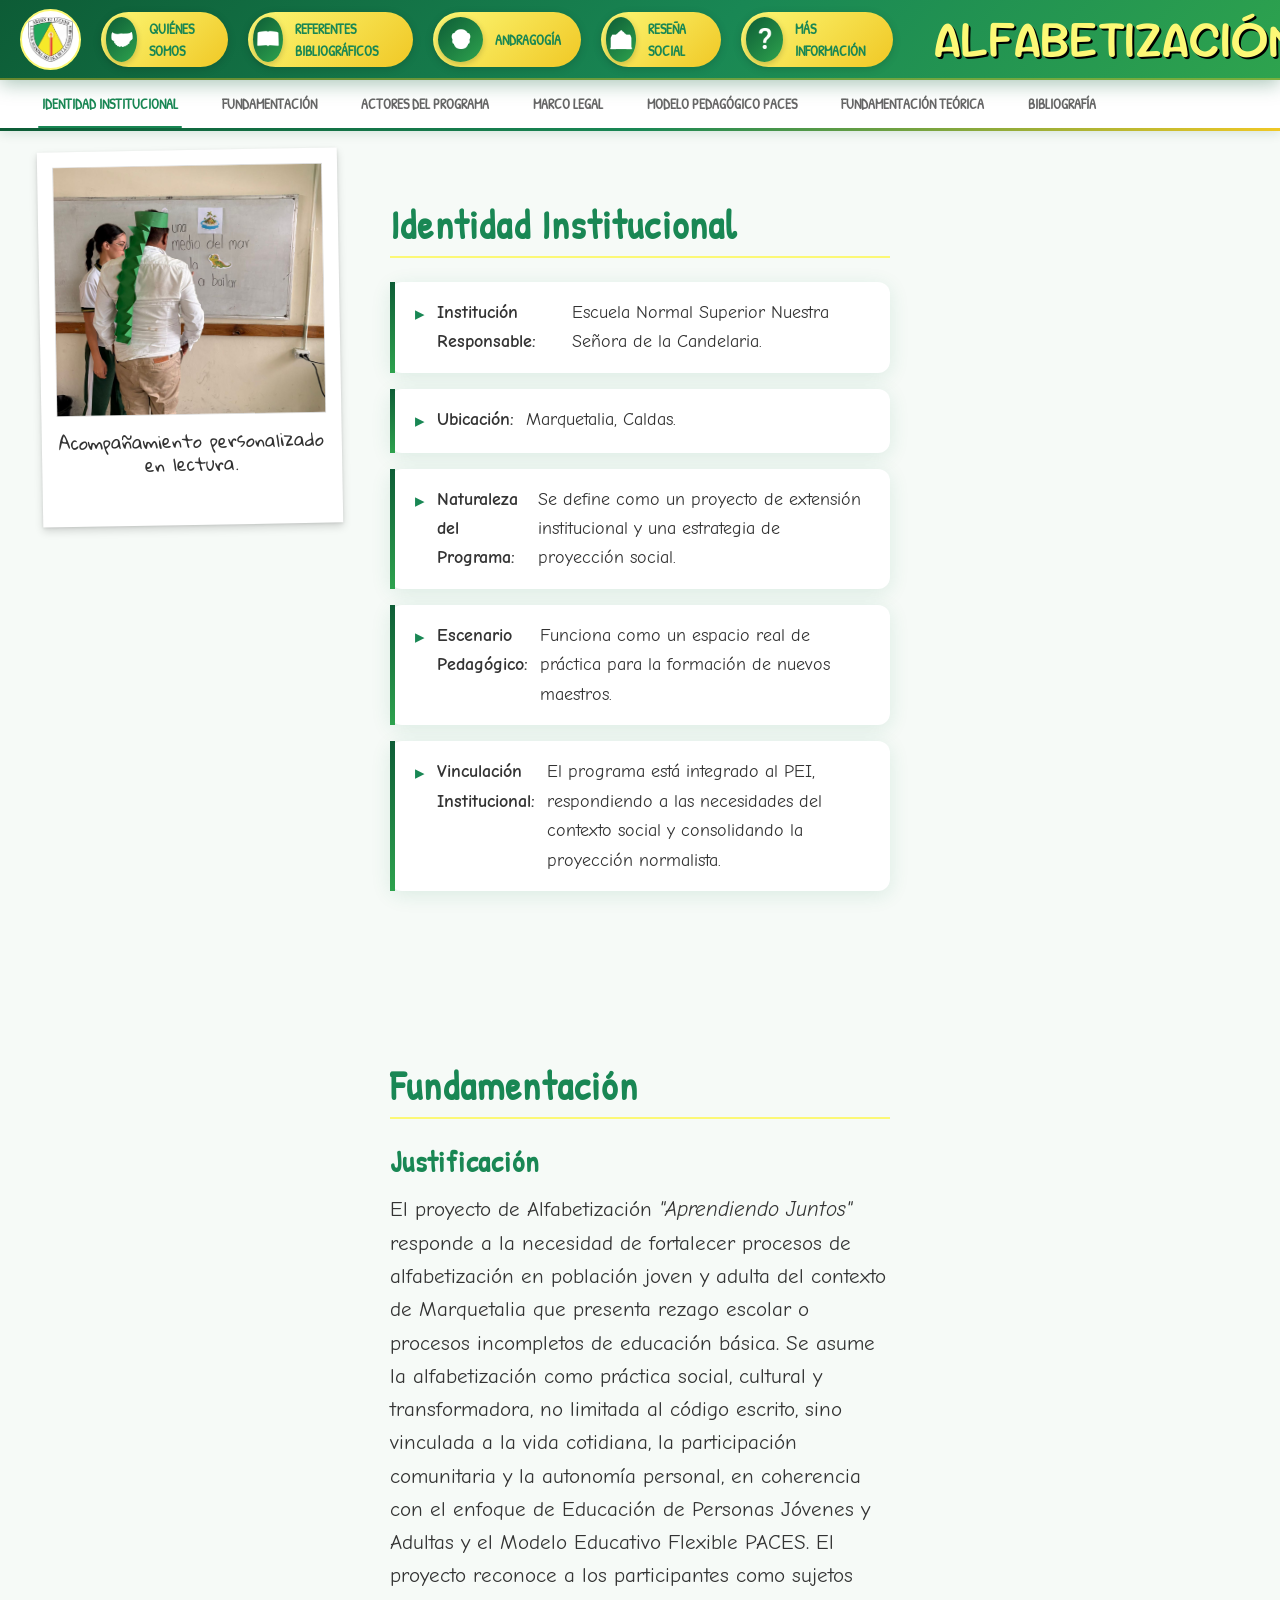
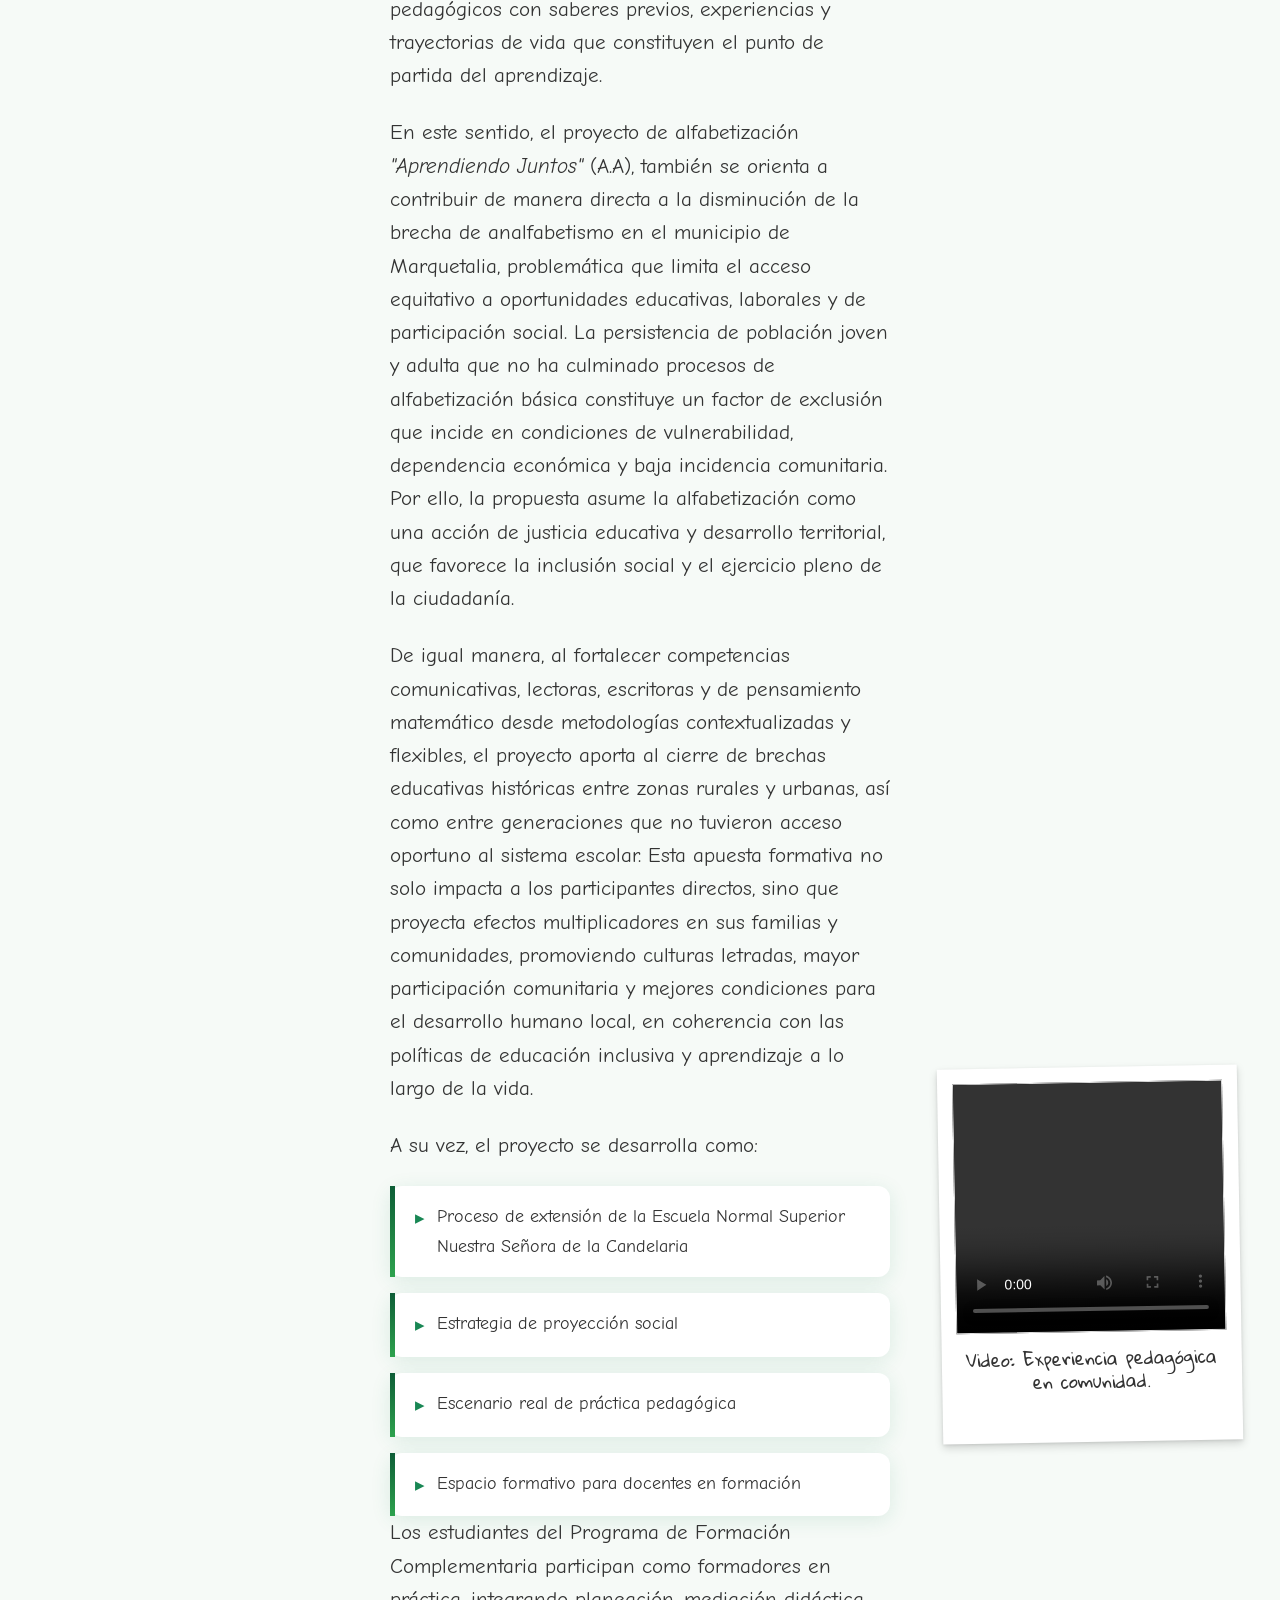
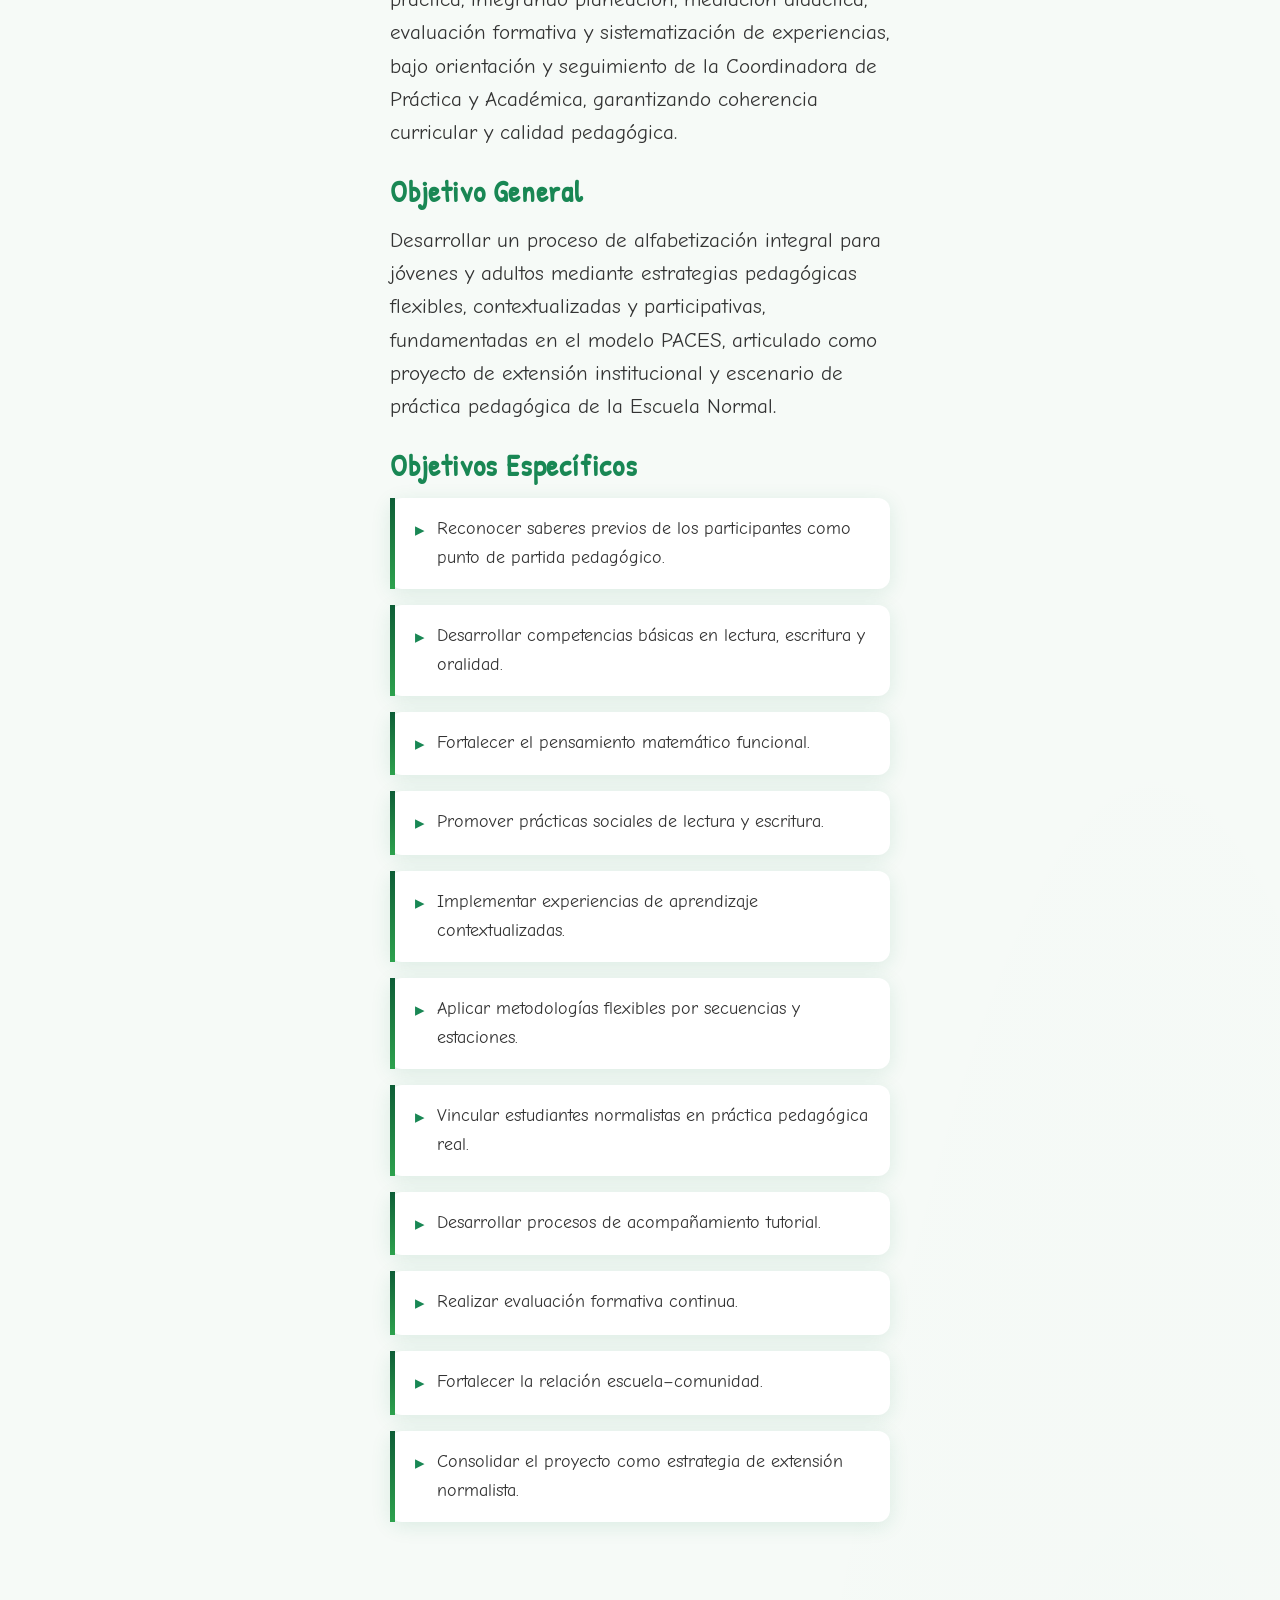
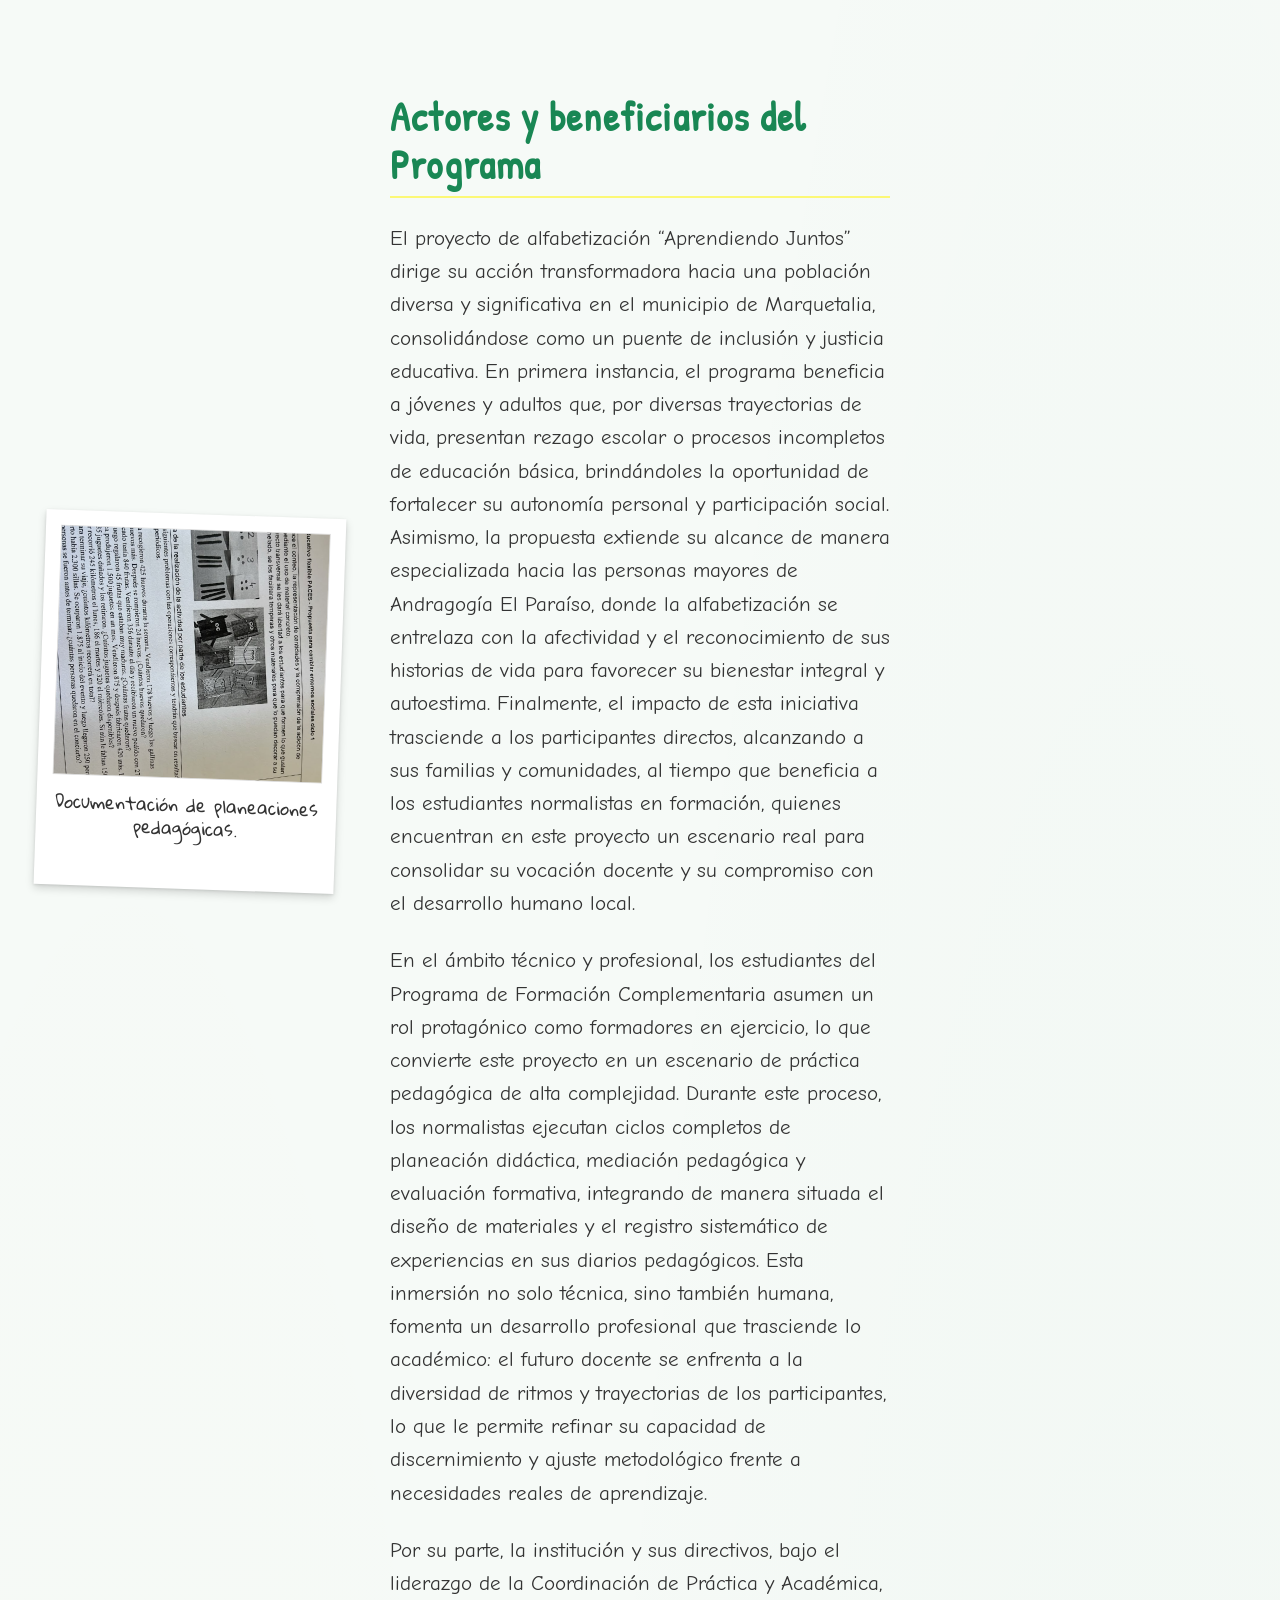
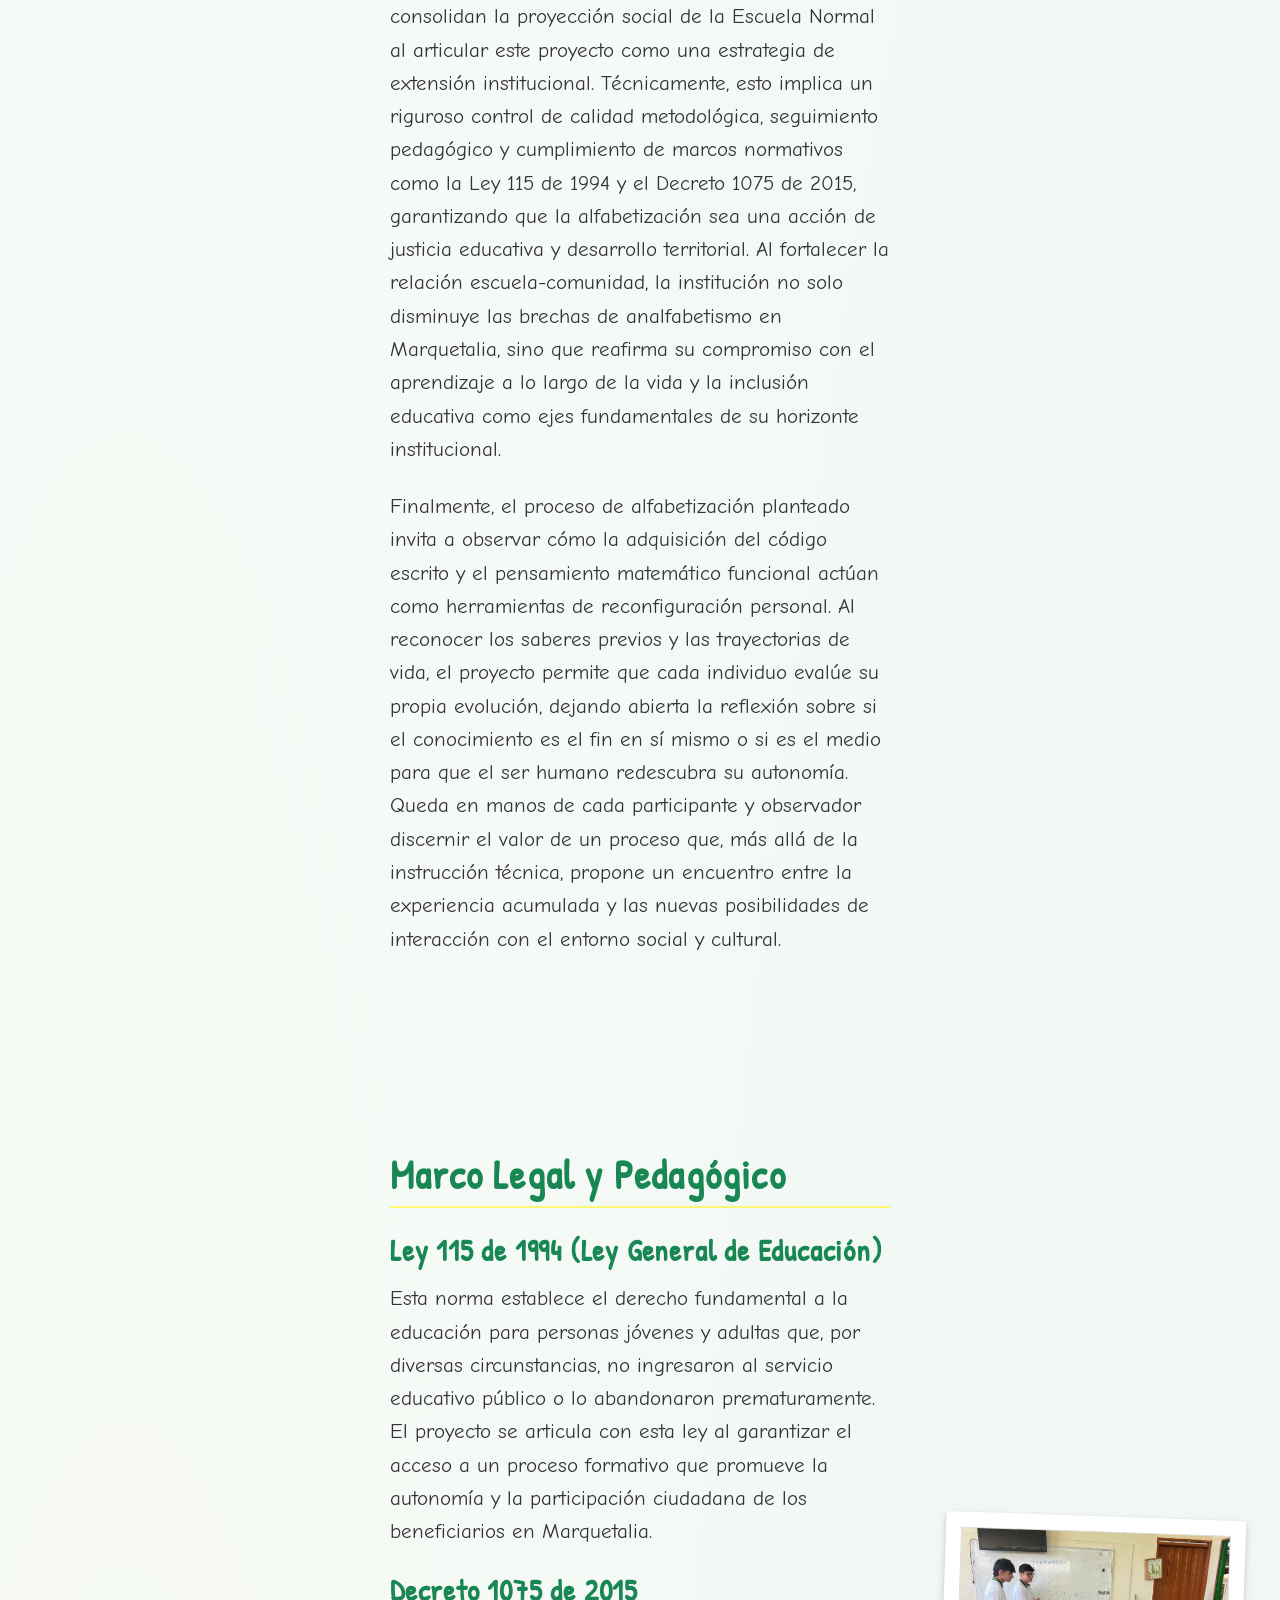
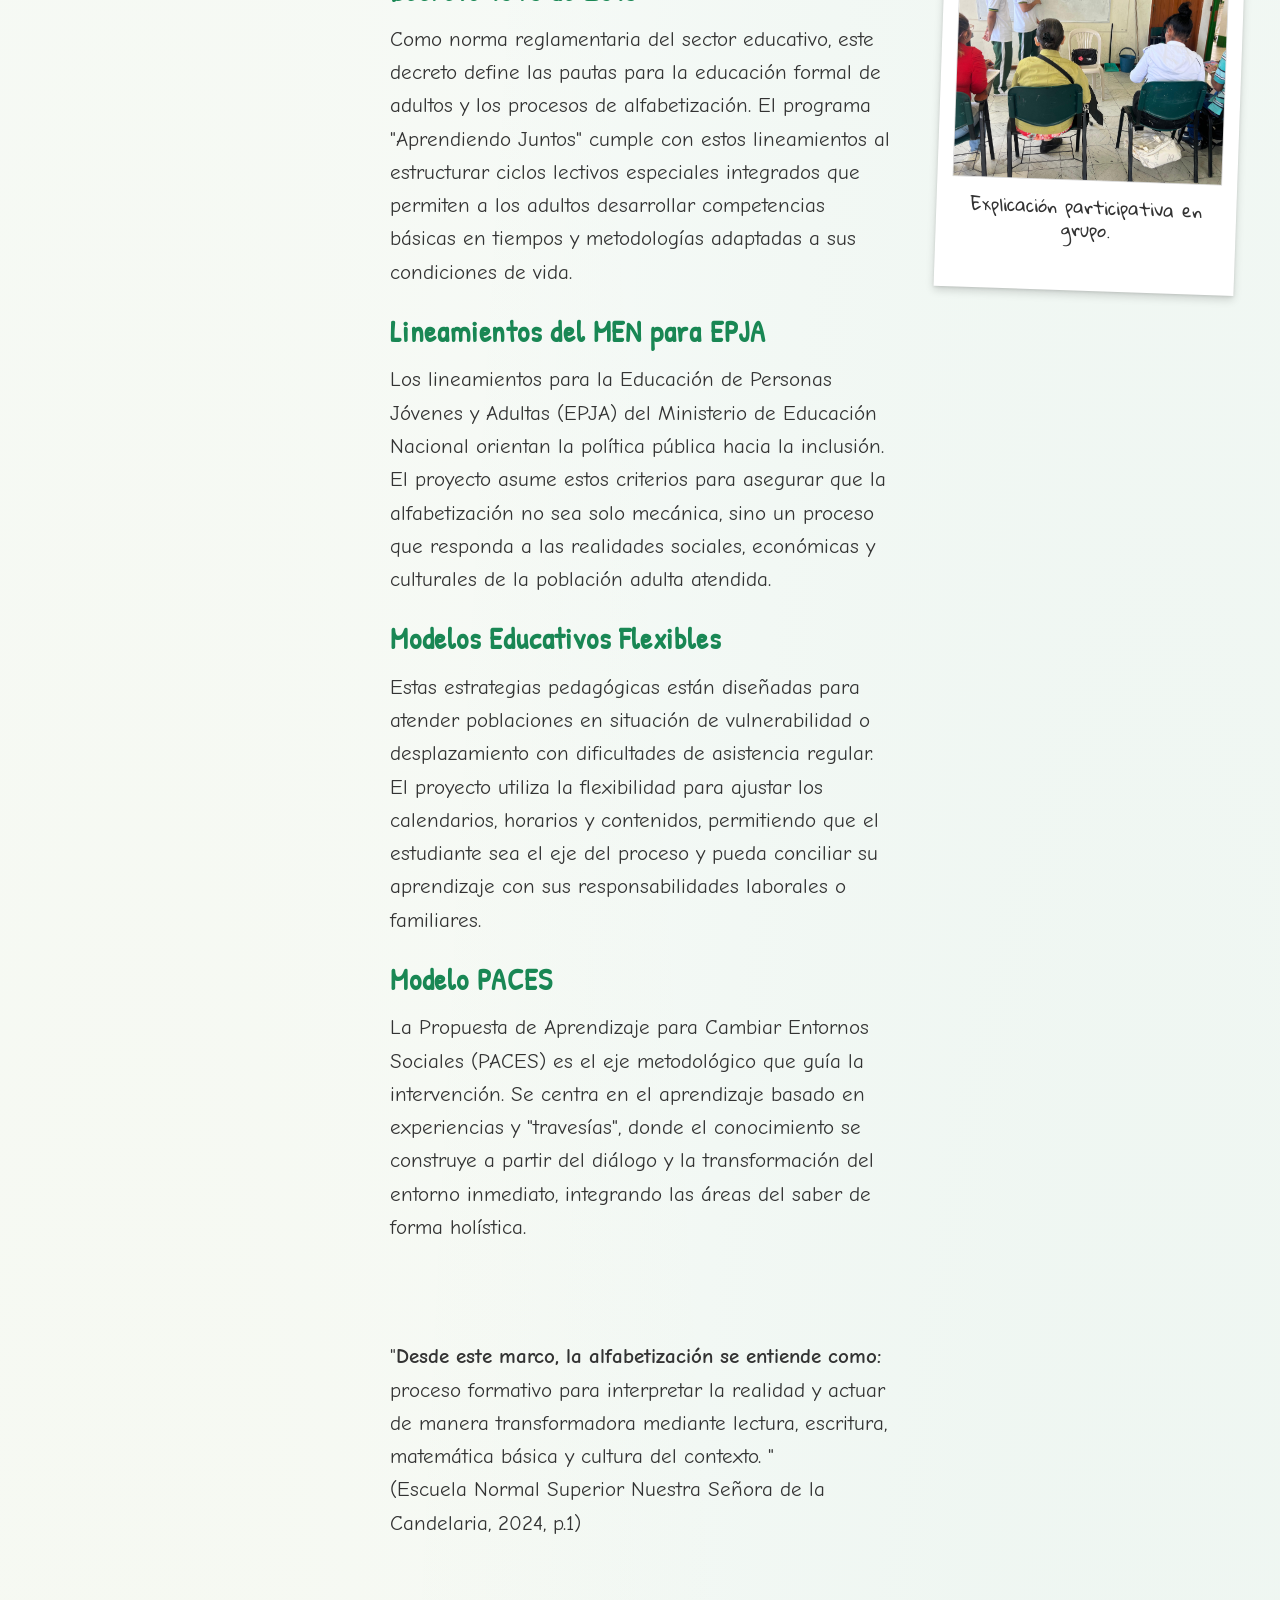
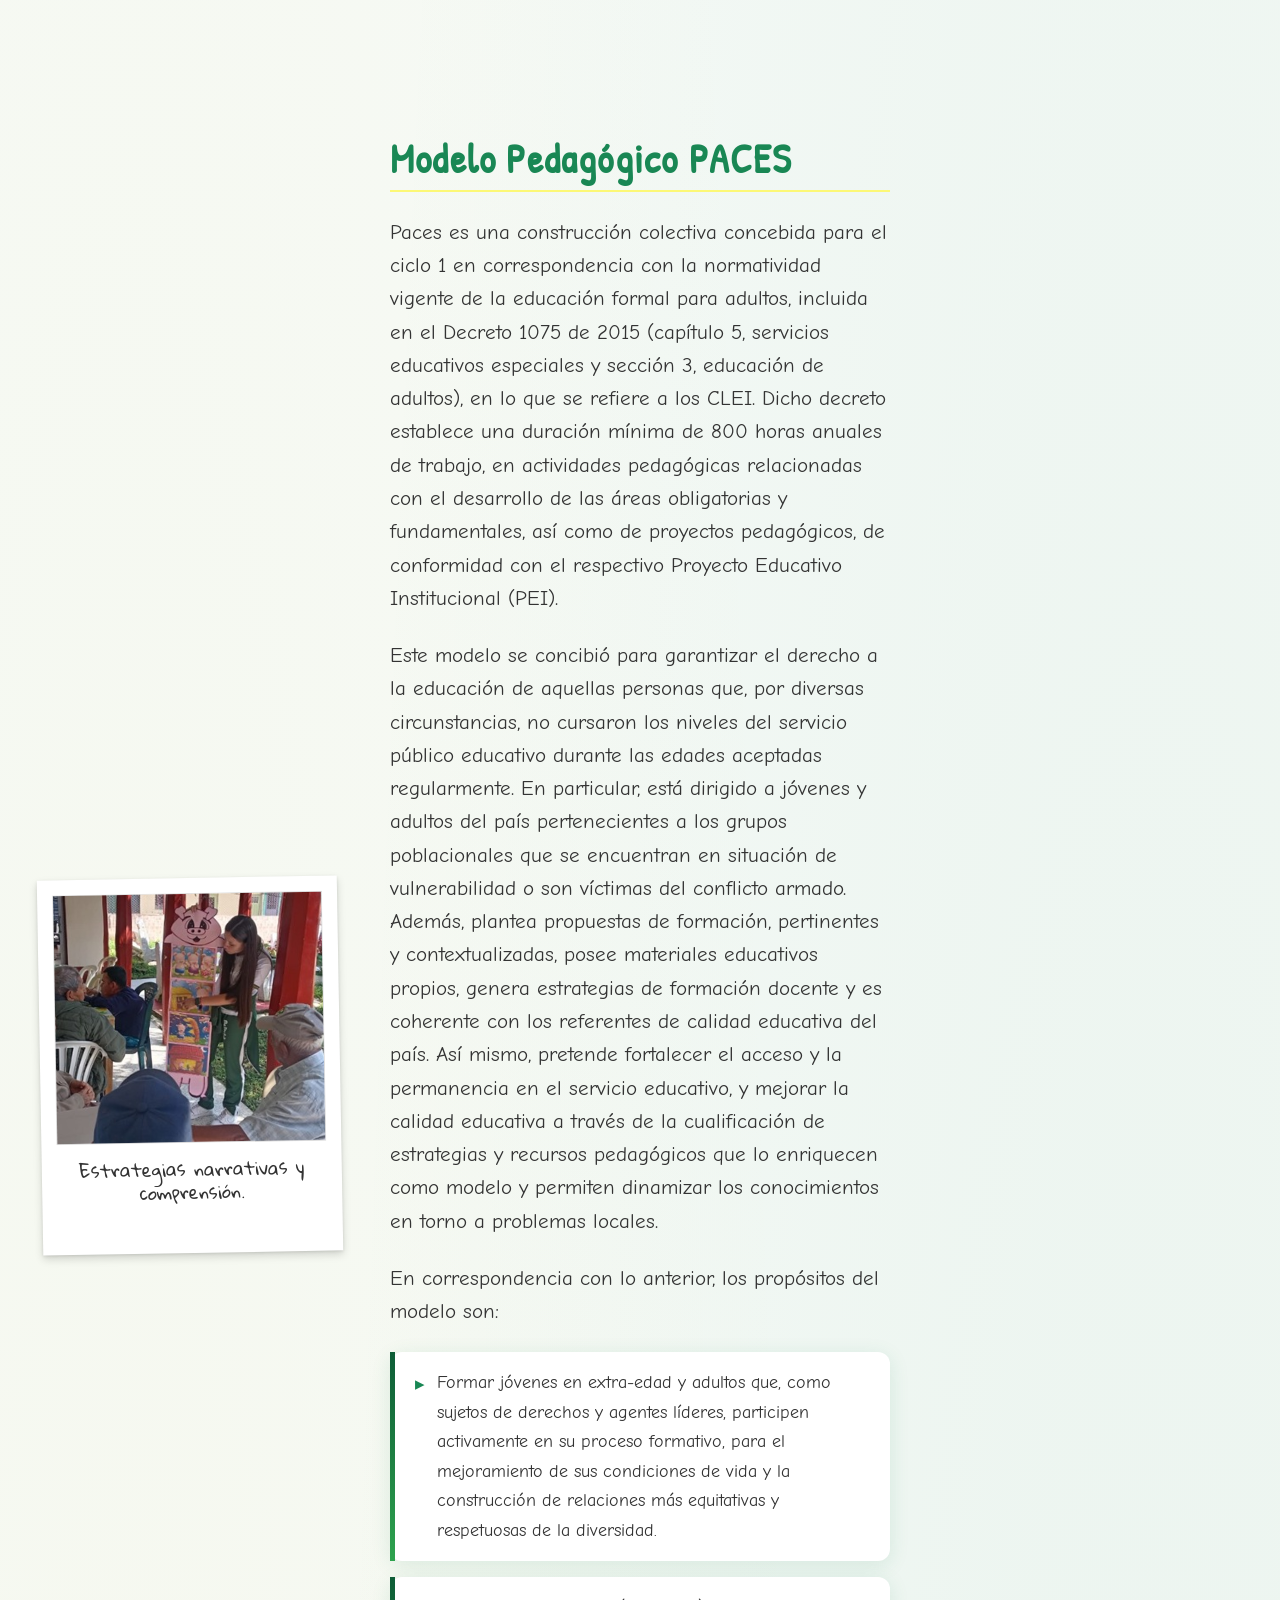
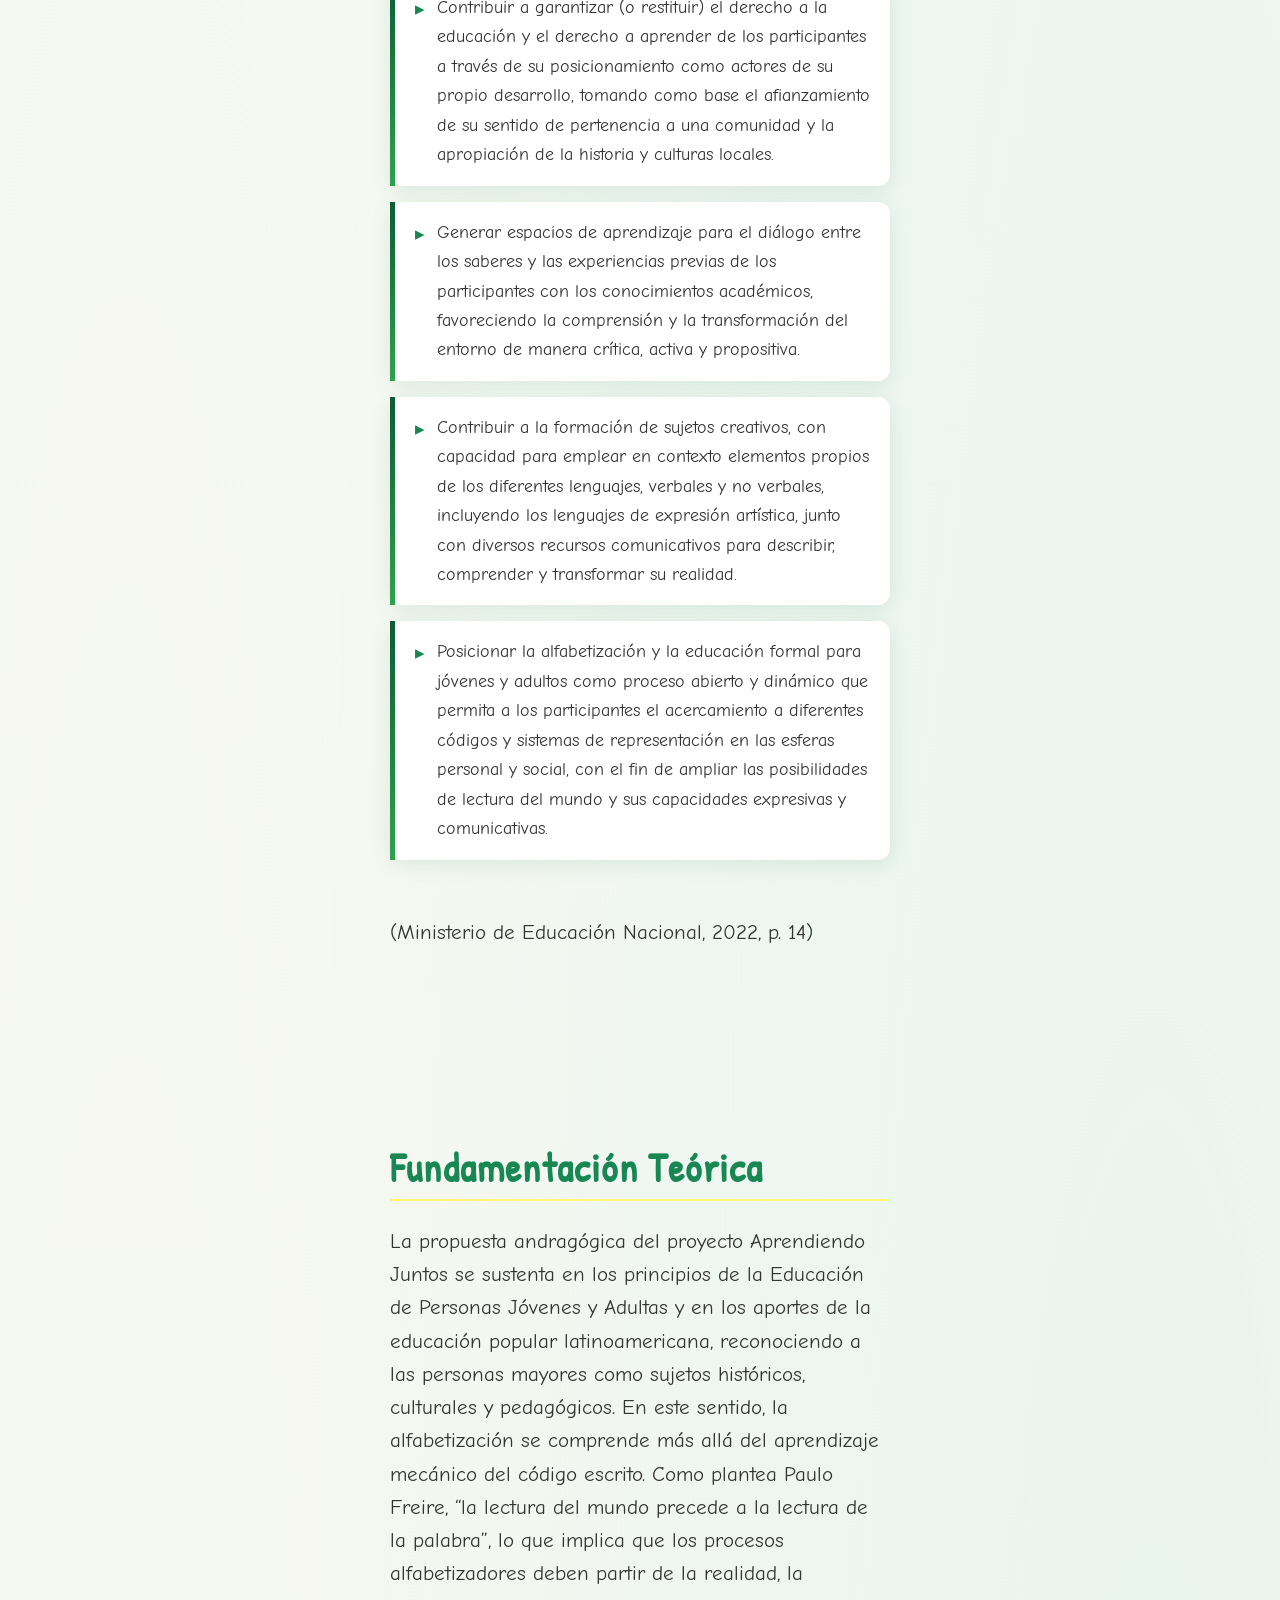
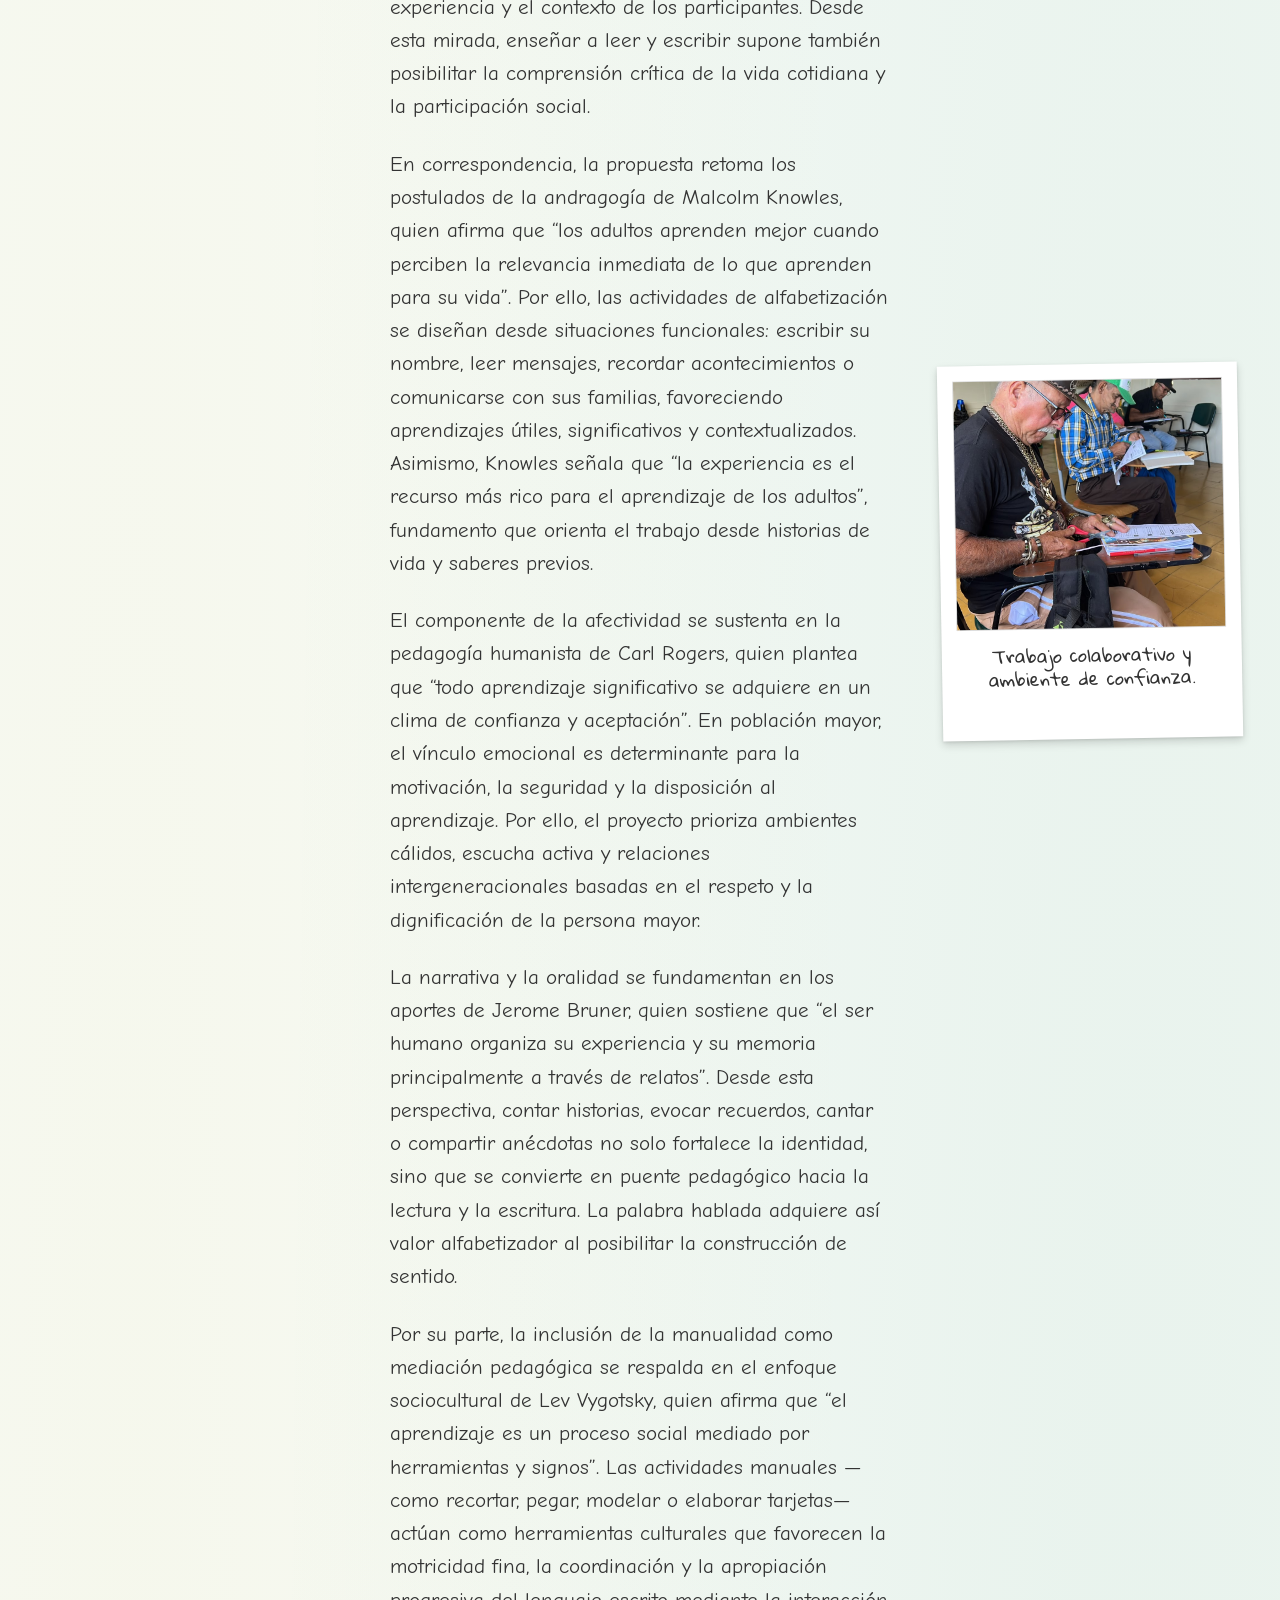
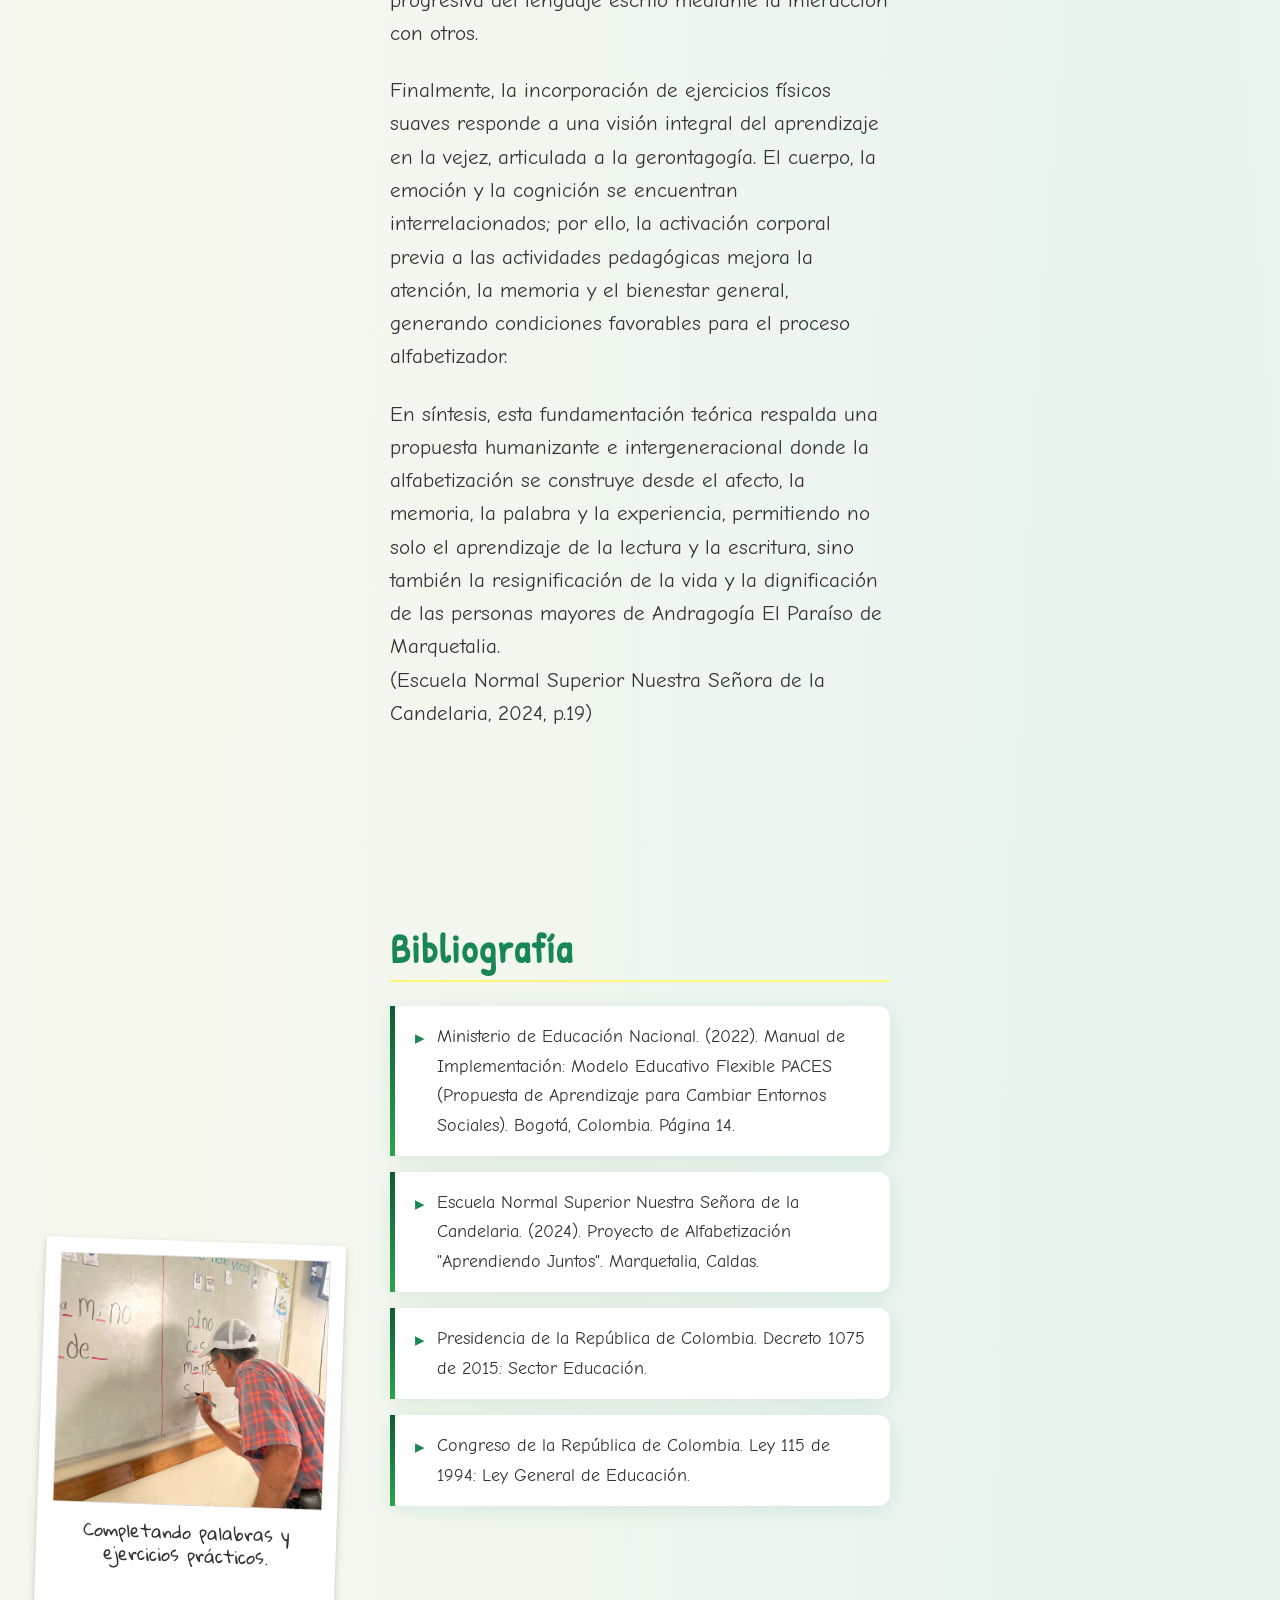
<file: QSomos.html>
<!DOCTYPE html>
<html lang="es">

<head>
    <meta charset="UTF-8">
    <meta name="viewport" content="width=device-width, initial-scale=1.0">
    <title>Quiénes Somos - Alfabetización</title>
    <link href="https://cdn.jsdelivr.net/npm/bootstrap@5.3.2/dist/css/bootstrap.min.css" rel="stylesheet">
    <script src="https://cdn.jsdelivr.net/npm/bootstrap@5.3.2/dist/js/bootstrap.bundle.min.js"></script>
    <link rel="preconnect" href="https://fonts.googleapis.com">
    <link rel="preconnect" href="https://fonts.gstatic.com" crossorigin>
    <link
        href="https://fonts.googleapis.com/css2?family=Chewy&family=Comic+Neue:wght@300;400;700&family=Gloria+Hallelujah&family=Patrick+Hand&family=Sour+Gummy:wght@700;800;900&display=swap"
        rel="stylesheet">
    <link rel="stylesheet" href="estilo.css">
    <script src="./animaciones.js" defer></script>
</head>

<body>

    <nav class="menu-institucional">
        <div class="logo-container" id="logoToggle">
            <a href="./index.html" class="logo-link"><img src="./img/n.png" alt="Logo" width="45" height="45"></a>
        </div>

        <!-- Botón subnav móvil al lado del escudo (visible solo en móviles) -->
        <div class="dropdown d-md-none d-flex align-items-center" style="margin-left: 10px;">
            <button class="boton-nav border-0 p-0" type="button" id="dropdownQSomos" data-bs-toggle="dropdown"
                data-bs-display="static"
                aria-expanded="false" style="background: none; width: auto; height: auto; box-shadow: none;">
                <div class="circulo-icono"
                    style="margin: 0; width: 42px; height: 42px; font-size: 1.2rem; border: 3px solid var(--amarillo-institucional);">
                    <span>☰</span>
                </div>
            </button>
            <ul class="dropdown-menu dropdown-menu-start subnav-dropdown-custom" aria-labelledby="dropdownQSomos">
                <li><a class="dropdown-item subnav-tab-mobile" href="#identidad">Identidad Institucional</a></li>
                <li><a class="dropdown-item subnav-tab-mobile" href="#mision">Fundamentación</a></li>
                <li><a class="dropdown-item subnav-tab-mobile" href="#actores">Actores del Programa</a></li>
                <li><a class="dropdown-item subnav-tab-mobile" href="#legal">Marco Legal</a></li>
                <li><a class="dropdown-item subnav-tab-mobile" href="#paces">Modelo Pedagógico PACES</a></li>
                <li><a class="dropdown-item subnav-tab-mobile" href="#teorica">Fundamentación Teórica</a></li>
                <li><a class="dropdown-item subnav-tab-mobile" href="#bibliografia">Bibliografía</a></li>
            </ul>
        </div>

        <div class="botones-container">
            <a href="./QSomos.html" class="boton-nav">
                <div class="circulo-icono"><span>🤝</span></div>
                <span class="texto-nav">Quiénes somos</span>
            </a>
            <a href="./referentes.html" class="boton-nav">
                <div class="circulo-icono"><span>📖</span></div>
                <span class="texto-nav">Referentes bibliográficos</span>
            </a>
            <a href="./andragogia.html" class="boton-nav">
                <div class="circulo-icono"><span>👴</span></div>
                <span class="texto-nav">Andragogía</span>
            </a>
            <a href="./social.html" class="boton-nav">
                <div class="circulo-icono"><span>🏫</span></div>
                <span class="texto-nav">Reseña social</span>
            </a>
            <a href="./información.html" class="boton-nav">
                <div class="circulo-icono"><span>❓</span></div>
                <span class="texto-nav">Más información</span>
            </a>
        </div>

        <div class="separador-nav"></div>

        <div class="titulo-container">
            <h1 class="titulo-principal">ALFABETIZACIÓN</h1>
        </div>
    </nav>

    <!-- Menú Desplegable Móvil -->
    <div class="menu-desplegable-movil" id="menuMovil">
        <div class="botones-container-movil">
            <a href="./index.html" class="boton-nav">
                <div class="circulo-icono"><span>🏠</span></div>
                <span class="texto-nav">Inicio</span>
            </a>
            <a href="./QSomos.html" class="boton-nav">
                <div class="circulo-icono"><span>🤝</span></div>
                <span class="texto-nav">Quiénes somos</span>
            </a>
            <a href="./referentes.html" class="boton-nav">
                <div class="circulo-icono"><span>📖</span></div>
                <span class="texto-nav">Referentes bibliográficos</span>
            </a>
            <a href="./andragogia.html" class="boton-nav">
                <div class="circulo-icono"><span>👴</span></div>
                <span class="texto-nav">Andragogía</span>
            </a>
            <a href="./social.html" class="boton-nav">
                <div class="circulo-icono"><span>🏫</span></div>
                <span class="texto-nav">Reseña social</span>
            </a>
            <a href="./información.html" class="boton-nav">
                <div class="circulo-icono"><span>❓</span></div>
                <span class="texto-nav">Más información</span>
            </a>
        </div>
    </div>

    <!-- Subnav -->
    <nav class="subnav">
        <div class="subnav-inner">
            <a class="subnav-tab active" href="#identidad">Identidad Institucional</a>
            <a class="subnav-tab" href="#mision">Fundamentación</a>
            <a class="subnav-tab" href="#actores">Actores del Programa</a>
            <a class="subnav-tab" href="#legal">Marco Legal</a>
            <a class="subnav-tab" href="#paces">Modelo Pedagógico PACES</a>
            <a class="subnav-tab" href="#teorica">Fundamentación Teórica</a>
            <a class="subnav-tab" href="#bibliografia">Bibliografía</a>
        </div>
    </nav>
    <div class="qsomos-layout">

        <!-- Columna izquierda: Fotos decorativas en el lateral izquierdo -->
        <aside class="qsomos-sidebar-left">
            <article class="foto-polaroid">
                <img src="./img/social/1.jpeg" alt="Acompañamiento en alfabetización" class="polaroid-img">
                <p class="polaroid-texto">Acompañamiento personalizado en lectura.</p>
            </article>

            <article class="foto-polaroid">
                <img src="./img/social/15.jpeg" alt="Planeaciones didácticas" class="polaroid-img">
                <p class="polaroid-texto">Documentación de planeaciones pedagógicas.</p>
            </article>

            <article class="foto-polaroid">
                <img src="./img/social/5.jpeg" alt="Lectura del mundo" class="polaroid-img">
                <p class="polaroid-texto">Estrategias narrativas y comprensión.</p>
            </article>

            <article class="foto-polaroid">
                <img src="./img/social/3.jpeg" alt="Completando palabras" class="polaroid-img">
                <p class="polaroid-texto">Completando palabras y ejercicios prácticos.</p>
            </article>
        </aside>

        <!-- Columna central: Contenido principal -->
        <main class="qsomos-contenido">

            <section class="qsomos-seccion" id="identidad">
                <h2><strong>Identidad Institucional</strong></h2>
                <ul class="lista-institucional">
                    <li>
                        <strong>Institución Responsable:</strong>
                        Escuela Normal Superior Nuestra Señora de la Candelaria.
                    </li>
                    <li>
                        <strong>Ubicación:</strong>
                        Marquetalia, Caldas.
                    </li>
                    <li>
                        <strong>Naturaleza del Programa:</strong>
                        Se define como un proyecto de extensión institucional y una estrategia de proyección social.
                    </li>
                    <li>
                        <strong>Escenario Pedagógico:</strong>
                        Funciona como un espacio real de práctica para la formación de nuevos maestros.
                    </li>
                    <li>
                        <strong>Vinculación Institucional:</strong>
                        El programa está integrado al PEI, respondiendo a las necesidades del contexto social y
                        consolidando la proyección normalista.
                    </li>
                </ul>

                <!-- Foto 1 (Móvil): Acompañamiento en lectura -->
                <article class="foto-polaroid polaroid-inline-mobile">
                    <img src="./img/social/1.jpeg" alt="Acompañamiento en alfabetización" class="polaroid-img">
                    <p class="polaroid-texto">Acompañamiento personalizado en lectura.</p>
                </article>
            </section>

            <section class="qsomos-seccion" id="mision">
                <h2><strong>Fundamentación</strong></h2>

                <h3>Justificación</h3>
                <p>El proyecto de Alfabetización <em>"Aprendiendo Juntos"</em> responde a la necesidad de fortalecer
                    procesos de alfabetización en población joven y adulta del contexto de Marquetalia que presenta
                    rezago escolar o procesos incompletos de educación básica. Se asume la alfabetización como práctica
                    social, cultural y transformadora, no limitada al código escrito, sino vinculada a la vida
                    cotidiana, la participación comunitaria y la autonomía personal, en coherencia con el enfoque de
                    Educación de Personas Jóvenes y Adultas y el Modelo Educativo Flexible PACES. El proyecto reconoce a
                    los participantes como sujetos pedagógicos con saberes previos, experiencias y trayectorias de vida
                    que constituyen el punto de partida del aprendizaje.</p>
                <p>En este sentido, el proyecto de alfabetización <em>"Aprendiendo Juntos"</em> (A.A), también se
                    orienta a contribuir de manera directa a la disminución de la brecha de analfabetismo en el
                    municipio de Marquetalia, problemática que limita el acceso equitativo a oportunidades educativas,
                    laborales y de participación social. La persistencia de población joven y adulta que no ha culminado
                    procesos de alfabetización básica constituye un factor de exclusión que incide en condiciones de
                    vulnerabilidad, dependencia económica y baja incidencia comunitaria. Por ello, la propuesta asume la
                    alfabetización como una acción de justicia educativa y desarrollo territorial, que favorece la
                    inclusión social y el ejercicio pleno de la ciudadanía.</p>

                <!-- Video (Móvil): Experiencia pedagógica en comunidad -->
                <article class="foto-polaroid polaroid-inline-mobile">
                    <video src="./img/social/video-social.mp4" controls class="polaroid-img" style="object-fit: cover; background: #000;"></video>
                    <p class="polaroid-texto">Video: Experiencia pedagógica en comunidad.</p>
                </article>

                <p>De igual manera, al fortalecer competencias comunicativas, lectoras, escritoras y de pensamiento
                    matemático desde metodologías contextualizadas y flexibles, el proyecto aporta al cierre de brechas
                    educativas históricas entre zonas rurales y urbanas, así como entre generaciones que no tuvieron
                    acceso oportuno al sistema escolar. Esta apuesta formativa no solo impacta a los participantes
                    directos, sino que proyecta efectos multiplicadores en sus familias y comunidades, promoviendo
                    culturas letradas, mayor participación comunitaria y mejores condiciones para el desarrollo humano
                    local, en coherencia con las políticas de educación inclusiva y aprendizaje a lo largo de la vida.
                </p>

                <p>A su vez, el proyecto se desarrolla como:</p>
                <ul class="lista-institucional">
                    <li>Proceso de extensión de la Escuela Normal Superior Nuestra Señora de la Candelaria</li>
                    <li>Estrategia de proyección social</li>
                    <li>Escenario real de práctica pedagógica</li>
                    <li>Espacio formativo para docentes en formación</li>
                </ul>
                <p>Los estudiantes del Programa de Formación Complementaria participan como formadores en práctica,
                    integrando planeación, mediación didáctica, evaluación formativa y sistematización de experiencias,
                    bajo orientación y seguimiento de la Coordinadora de Práctica y Académica, garantizando coherencia
                    curricular y calidad pedagógica.</p>

                <h3>Objetivo General</h3>
                <p>Desarrollar un proceso de alfabetización integral para jóvenes y adultos mediante estrategias
                    pedagógicas flexibles, contextualizadas y participativas, fundamentadas en el modelo PACES,
                    articulado como proyecto de extensión institucional y escenario de práctica pedagógica de la Escuela
                    Normal.</p>

                <h3>Objetivos Específicos</h3>
                <ul class="lista-institucional">
                    <li>Reconocer saberes previos de los participantes como punto de partida pedagógico.</li>
                    <li>Desarrollar competencias básicas en lectura, escritura y oralidad.</li>
                    <li>Fortalecer el pensamiento matemático funcional.</li>
                    <li>Promover prácticas sociales de lectura y escritura.</li>
                    <li>Implementar experiencias de aprendizaje contextualizadas.</li>
                    <li>Aplicar metodologías flexibles por secuencias y estaciones.</li>
                    <li>Vincular estudiantes normalistas en práctica pedagógica real.</li>
                    <li>Desarrollar procesos de acompañamiento tutorial.</li>
                    <li>Realizar evaluación formativa continua.</li>
                    <li>Fortalecer la relación escuela–comunidad.</li>
                    <li>Consolidar el proyecto como estrategia de extensión normalista.</li>
                </ul>

                <!-- Foto 2 (Móvil): Planeaciones didácticas -->
                <article class="foto-polaroid polaroid-inline-mobile">
                    <img src="./img/social/15.jpeg" alt="Planeaciones didácticas" class="polaroid-img">
                    <p class="polaroid-texto">Documentación de planeaciones pedagógicas.</p>
                </article>
            </section>

            <section class="qsomos-seccion" id="actores">
                <h2><strong>Actores y beneficiarios del Programa</strong></h2>
                <p>El proyecto de alfabetización “Aprendiendo Juntos” dirige su acción transformadora hacia una
                    población diversa y
                    significativa en el municipio de Marquetalia, consolidándose como un puente de inclusión y justicia
                    educativa.
                    En primera instancia, el programa beneficia a jóvenes y adultos que, por diversas trayectorias de
                    vida,
                    presentan rezago escolar o procesos incompletos de educación básica, brindándoles la oportunidad de
                    fortalecer
                    su autonomía personal y participación social. Asimismo, la propuesta extiende su alcance de manera
                    especializada
                    hacia las personas mayores de Andragogía El Paraíso, donde la alfabetización se entrelaza con la
                    afectividad y el
                    reconocimiento de sus historias de vida para favorecer su bienestar integral y autoestima.
                    Finalmente, el
                    impacto de esta iniciativa trasciende a los participantes directos, alcanzando a sus familias y
                    comunidades, al
                    tiempo que beneficia a los estudiantes normalistas en formación, quienes encuentran en este proyecto
                    un
                    escenario real para consolidar su vocación docente y su compromiso con el desarrollo humano local.
                </p>
                <p>En el ámbito técnico y profesional, los estudiantes del Programa de Formación Complementaria asumen
                    un rol
                    protagónico como formadores en ejercicio, lo que convierte este proyecto en un escenario de práctica
                    pedagógica
                    de alta complejidad. Durante este proceso, los normalistas ejecutan ciclos completos de planeación
                    didáctica,
                    mediación pedagógica y evaluación formativa, integrando de manera situada el diseño de materiales y
                    el registro
                    sistemático de experiencias en sus diarios pedagógicos. Esta inmersión no solo técnica, sino también
                    humana,
                    fomenta un desarrollo profesional que trasciende lo académico: el futuro docente se enfrenta a la
                    diversidad de
                    ritmos y trayectorias de los participantes, lo que le permite refinar su capacidad de discernimiento
                    y ajuste
                    metodológico frente a necesidades reales de aprendizaje.</p>

                <!-- Foto 3 (Móvil): Explicación participativa en grupo -->
                <article class="foto-polaroid polaroid-inline-mobile">
                    <img src="./img/social/27.jpeg" alt="Construcción en grupo" class="polaroid-img">
                    <p class="polaroid-texto">Explicación participativa en grupo.</p>
                </article>

                <p>Por su parte, la institución y sus directivos, bajo el liderazgo de la Coordinación de Práctica y
                    Académica,
                    consolidan la proyección social de la Escuela Normal al articular este proyecto como una estrategia
                    de extensión
                    institucional. Técnicamente, esto implica un riguroso control de calidad metodológica, seguimiento
                    pedagógico y
                    cumplimiento de marcos normativos como la Ley 115 de 1994 y el Decreto 1075 de 2015, garantizando
                    que la
                    alfabetización sea una acción de justicia educativa y desarrollo territorial. Al fortalecer la
                    relación
                    escuela-comunidad, la institución no solo disminuye las brechas de analfabetismo en Marquetalia,
                    sino que
                    reafirma su compromiso con el aprendizaje a lo largo de la vida y la inclusión educativa como ejes
                    fundamentales
                    de su horizonte institucional.</p>
                <p>Finalmente, el proceso de alfabetización planteado invita a observar cómo la adquisición del código
                    escrito y el
                    pensamiento matemático funcional actúan como herramientas de reconfiguración personal. Al reconocer
                    los saberes
                    previos y las trayectorias de vida, el proyecto permite que cada individuo evalúe su propia
                    evolución, dejando
                    abierta la reflexión sobre si el conocimiento es el fin en sí mismo o si es el medio para que el ser
                    humano
                    redescubra su autonomía. Queda en manos de cada participante y observador discernir el valor de un
                    proceso que,
                    más allá de la instrucción técnica, propone un encuentro entre la experiencia acumulada y las nuevas
                    posibilidades de interacción con el entorno social y cultural.</p>
            </section>

            <section class="qsomos-seccion" id="legal">
                <h2><strong>Marco Legal y Pedagógico</strong></h2>
                <h3>Ley 115 de 1994 (Ley General de Educación)</h3>
                <p>Esta norma establece el derecho fundamental a la educación para personas jóvenes y adultas que, por
                    diversas circunstancias, no ingresaron al servicio educativo público o lo abandonaron
                    prematuramente. El proyecto se articula con esta ley al garantizar el acceso a un proceso formativo
                    que promueve la autonomía y la participación ciudadana de los beneficiarios en Marquetalia.</p>

                <h3>Decreto 1075 de 2015</h3>
                <p>Como norma reglamentaria del sector educativo, este decreto define las pautas para la educación
                    formal de adultos y los procesos de alfabetización. El programa "Aprendiendo Juntos" cumple con
                    estos lineamientos al estructurar ciclos lectivos especiales integrados que permiten a los adultos
                    desarrollar competencias básicas en tiempos y metodologías adaptadas a sus condiciones de vida.</p>

                <h3>Lineamientos del MEN para EPJA</h3>
                <p>Los lineamientos para la Educación de Personas Jóvenes y Adultas (EPJA) del Ministerio de Educación
                    Nacional orientan la política pública hacia la inclusión. El proyecto asume estos criterios para
                    asegurar que la alfabetización no sea solo mecánica, sino un proceso que responda a las realidades
                    sociales, económicas y culturales de la población adulta atendida.</p>

                <h3>Modelos Educativos Flexibles</h3>
                <p>Estas estrategias pedagógicas están diseñadas para atender poblaciones en situación de vulnerabilidad
                    o desplazamiento con dificultades de asistencia regular. El proyecto utiliza la flexibilidad para
                    ajustar los calendarios, horarios y contenidos, permitiendo que el estudiante sea el eje del proceso
                    y pueda conciliar su aprendizaje con sus responsabilidades laborales o familiares.</p>

                <!-- Foto 4 (Móvil): Lectura del mundo -->
                <article class="foto-polaroid polaroid-inline-mobile">
                    <img src="./img/social/5.jpeg" alt="Lectura del mundo" class="polaroid-img">
                    <p class="polaroid-texto">Estrategias narrativas y comprensión.</p>
                </article>

                <h3>Modelo PACES</h3>
                <p>La Propuesta de Aprendizaje para Cambiar Entornos Sociales (PACES) es el eje metodológico que guía la
                    intervención. Se centra en el aprendizaje basado en experiencias y "travesías", donde el
                    conocimiento se construye a partir del diálogo y la transformación del entorno inmediato, integrando
                    las áreas del saber de forma holística.</p>
                <br> <br> <br>
                <p>"<b>Desde este marco, la alfabetización se entiende como:</b> proceso formativo para interpretar la
                    realidad y actuar de manera transformadora mediante lectura, escritura, matemática básica y cultura
                    del contexto. "<br> <span>(Escuela Normal Superior Nuestra Señora de la Candelaria, 2024,
                        p.1)</span>
                </p>
            </section>

            <section class="qsomos-seccion" id="paces">
                <h2><strong>Modelo Pedagógico PACES</strong></h2>
                <p>Paces es una construcción colectiva concebida para el ciclo 1 en correspondencia con la normatividad
                    vigente de la educación formal para adultos, incluida en el Decreto 1075 de 2015 (capítulo 5,
                    servicios educativos especiales y sección 3, educación de adultos), en lo que se refiere a los CLEI.
                    Dicho decreto establece una duración mínima de 800 horas anuales de trabajo, en actividades
                    pedagógicas relacionadas con el desarrollo de las áreas obligatorias y fundamentales, así como de
                    proyectos pedagógicos, de conformidad con el respectivo Proyecto Educativo Institucional (PEI).</p>

                <p>Este modelo se concibió para garantizar el derecho a la educación de aquellas personas que, por
                    diversas circunstancias, no cursaron los niveles del servicio público educativo durante las edades
                    aceptadas regularmente. En particular, está dirigido a jóvenes y adultos del país pertenecientes a
                    los grupos poblacionales que se encuentran en situación de vulnerabilidad o son víctimas del
                    conflicto armado. Además, plantea propuestas de formación, pertinentes y contextualizadas, posee
                    materiales educativos propios, genera estrategias de formación docente y es coherente con los
                    referentes de calidad educativa del país. Así mismo, pretende fortalecer el acceso y la permanencia
                    en el servicio educativo, y mejorar la calidad educativa a través de la cualificación de estrategias
                    y recursos pedagógicos que lo enriquecen como modelo y permiten dinamizar los conocimientos en torno
                    a problemas locales.</p>

                <p>En correspondencia con lo anterior, los propósitos del modelo son:</p>

                <ul class="lista-institucional">
                    <li>Formar jóvenes en extra-edad y adultos que, como sujetos de derechos y agentes líderes,
                        participen activamente en su proceso formativo, para el mejoramiento de sus condiciones de vida
                        y la construcción de relaciones más equitativas y respetuosas de la diversidad.</li>
                    <li>Contribuir a garantizar (o restituir) el derecho a la educación y el derecho a aprender de los
                        participantes a través de su posicionamiento como actores de su propio desarrollo, tomando como
                        base el afianzamiento de su sentido de pertenencia a una comunidad y la apropiación de la
                        historia y culturas locales.</li>
                    <li>Generar espacios de aprendizaje para el diálogo entre los saberes y las experiencias previas de
                        los participantes con los conocimientos académicos, favoreciendo la comprensión y la
                        transformación del entorno de manera crítica, activa y propositiva.</li>
                    <li>Contribuir a la formación de sujetos creativos, con capacidad para emplear en contexto elementos
                        propios de los diferentes lenguajes, verbales y no verbales, incluyendo los lenguajes de
                        expresión artística, junto con diversos recursos comunicativos para describir, comprender y
                        transformar su realidad.</li>
                    <li>Posicionar la alfabetización y la educación formal para jóvenes y adultos como proceso abierto y
                        dinámico que permita a los participantes el acercamiento a diferentes códigos y sistemas de
                        representación en las esferas personal y social, con el fin de ampliar las posibilidades de
                        lectura del mundo y sus capacidades expresivas y comunicativas.</li>
                    <br>
                    <p> <span>(Ministerio de Educación Nacional, 2022, p. 14)</span></p>
                </ul>

                <!-- Foto 5 (Móvil): Trabajo colaborativo -->
                <article class="foto-polaroid polaroid-inline-mobile">
                    <img src="./img/social/18.jpeg" alt="Trabajo colaborativo" class="polaroid-img">
                    <p class="polaroid-texto">Trabajo colaborativo y ambiente de confianza.</p>
                </article>
            </section>

            <section class="qsomos-seccion" id="teorica">
                <h2><strong>Fundamentación Teórica</strong></h2>
                <p>La propuesta andragógica del proyecto Aprendiendo Juntos se sustenta en los principios de la
                    Educación de Personas Jóvenes y Adultas y en los aportes de la educación popular latinoamericana,
                    reconociendo a las personas mayores como sujetos históricos, culturales y pedagógicos. En este
                    sentido, la alfabetización se comprende más allá del aprendizaje mecánico del código escrito. Como
                    plantea Paulo Freire, “la lectura del mundo precede a la lectura de la palabra”, lo que implica que
                    los procesos alfabetizadores deben partir de la realidad, la experiencia y el contexto de los
                    participantes. Desde esta mirada, enseñar a leer y escribir supone también posibilitar la
                    comprensión crítica de la vida cotidiana y la participación social.</p>

                <p>En correspondencia, la propuesta retoma los postulados de la andragogía de Malcolm Knowles, quien
                    afirma que “los adultos aprenden mejor cuando perciben la relevancia inmediata de lo que aprenden
                    para su vida”. Por ello, las actividades de alfabetización se diseñan desde situaciones funcionales:
                    escribir su nombre, leer mensajes, recordar acontecimientos o comunicarse con sus familias,
                    favoreciendo aprendizajes útiles, significativos y contextualizados. Asimismo, Knowles señala que
                    “la experiencia es el recurso más rico para el aprendizaje de los adultos”, fundamento que orienta
                    el trabajo desde historias de vida y saberes previos.</p>

                <p>El componente de la afectividad se sustenta en la pedagogía humanista de Carl Rogers, quien plantea
                    que “todo aprendizaje significativo se adquiere en un clima de confianza y aceptación”. En población
                    mayor, el vínculo emocional es determinante para la motivación, la seguridad y la disposición al
                    aprendizaje. Por ello, el proyecto prioriza ambientes cálidos, escucha activa y relaciones
                    intergeneracionales basadas en el respeto y la dignificación de la persona mayor.</p>

                <p>La narrativa y la oralidad se fundamentan en los aportes de Jerome Bruner, quien sostiene que “el ser
                    humano organiza su experiencia y su memoria principalmente a través de relatos”. Desde esta
                    perspectiva, contar historias, evocar recuerdos, cantar o compartir anécdotas no solo fortalece la
                    identidad, sino que se convierte en puente pedagógico hacia la lectura y la escritura. La palabra
                    hablada adquiere así valor alfabetizador al posibilitar la construcción de sentido.</p>

                <!-- Foto 6 (Móvil): Completando palabras -->
                <article class="foto-polaroid polaroid-inline-mobile">
                    <img src="./img/social/3.jpeg" alt="Completando palabras" class="polaroid-img">
                    <p class="polaroid-texto">Completando palabras y ejercicios prácticos.</p>
                </article>

                <p>Por su parte, la inclusión de la manualidad como mediación pedagógica se respalda en el enfoque
                    sociocultural de Lev Vygotsky, quien afirma que “el aprendizaje es un proceso social mediado por
                    herramientas y signos”. Las actividades manuales —como recortar, pegar, modelar o elaborar tarjetas—
                    actúan como herramientas culturales que favorecen la motricidad fina, la coordinación y la
                    apropiación progresiva del lenguaje escrito mediante la interacción con otros.</p>

                <p>Finalmente, la incorporación de ejercicios físicos suaves responde a una visión integral del
                    aprendizaje en la vejez, articulada a la gerontagogía. El cuerpo, la emoción y la cognición se
                    encuentran interrelacionados; por ello, la activación corporal previa a las actividades pedagógicas
                    mejora la atención, la memoria y el bienestar general, generando condiciones favorables para el
                    proceso alfabetizador.</p>

                <p>En síntesis, esta fundamentación teórica respalda una propuesta humanizante e intergeneracional donde
                    la alfabetización se construye desde el afecto, la memoria, la palabra y la experiencia, permitiendo
                    no solo el aprendizaje de la lectura y la escritura, sino también la resignificación de la vida y la
                    dignificación de las personas mayores de Andragogía El Paraíso de Marquetalia. <br> <span>(Escuela
                        Normal Superior Nuestra Señora de la Candelaria, 2024,
                        p.19)</span></p>
            </section>

            <section class="qsomos-seccion" id="bibliografia">
                <h2><strong>Bibliografía</strong></h2>
                <ul class="lista-institucional">
                    <li>
                        Ministerio de Educación Nacional. (2022). Manual de Implementación: Modelo Educativo
                        Flexible
                        PACES (Propuesta de Aprendizaje para Cambiar Entornos Sociales). Bogotá, Colombia.
                        Página
                        14.
                    </li>
                    <li>
                        Escuela Normal Superior Nuestra Señora de la Candelaria. (2024). Proyecto de Alfabetización
                        "Aprendiendo Juntos". Marquetalia, Caldas.
                    </li>
                    <li>
                        Presidencia de la República de Colombia. Decreto 1075 de 2015: Sector Educación.
                    </li>
                    <li>
                        Congreso de la República de Colombia. Ley 115 de 1994: Ley General de Educación.
                    </li>
                </ul>
            </section>

        </main>

        <!-- Columna derecha: Fotos decorativas y Video en el lateral derecho -->
        <aside class="qsomos-sidebar-right">
            <article class="foto-polaroid">
                <video src="./img/social/video-social.mp4" controls class="polaroid-img" style="object-fit: cover; background: #000;"></video>
                <p class="polaroid-texto">Video: Experiencia pedagógica en comunidad.</p>
            </article>

            <article class="foto-polaroid">
                <img src="./img/social/27.jpeg" alt="Construcción en grupo" class="polaroid-img">
                <p class="polaroid-texto">Explicación participativa en grupo.</p>
            </article>

            <article class="foto-polaroid">
                <img src="./img/social/18.jpeg" alt="Trabajo colaborativo" class="polaroid-img">
                <p class="polaroid-texto">Trabajo colaborativo y ambiente de confianza.</p>
            </article>
        </aside>

    </div>

    <footer class="pie-pagina">
        <div class="footer-derechos">
            <p>&copy; 2024 Escuela Normal Superior Nuestra Señora de la Candelaria - Programa de Alfabetización</p>
        </div>
        <div class="footer-container">
            <div class="footer-col">
                <p><span class="footer-icono">📍</span> <strong>Sede:</strong> Cra 2 No. 4-07 Barrio La Quiebrita.
                    Marquetalia-Caldas</p>
            </div>
            <div class="footer-col">
                <p><span class="footer-icono">📞</span> <strong>Teléfono:</strong> 3114409174</p>
            </div>
            <div class="footer-col">
                <p><span class="footer-icono">@</span> <strong>E-mail:</strong> <a
                        href="mailto:ienormallacandelaria@sedcaldas.gov.co"
                        class="footer-enlace">ienormallacandelaria@sedcaldas.gov.co</a></p>
            </div>
            <div class="footer-col">
                <p><span class="footer-icono">📘</span> <strong>Facebook:</strong> <a
                        href="https://www.facebook.com/escuelanormalsuperiornsc" target="_blank"
                        class="footer-enlace">Escuela Normal de Marquetalia</a></p>
            </div>
        </div>
    </footer>

    <script>
        // Scroll suave
        document.querySelectorAll('.subnav-tab, .subnav-tab-mobile').forEach(link => {
            link.addEventListener('click', e => {
                e.preventDefault();
                const target = document.querySelector(link.getAttribute('href'));
                if (target) target.scrollIntoView({ behavior: 'smooth', block: 'start' });
            });
        });

        // Scrollspy unificado: subnav
        const tabsNav = document.querySelectorAll('.subnav-tab');
        const secciones = document.querySelectorAll('.qsomos-seccion');

        const observer = new IntersectionObserver(entries => {
            entries.forEach(entry => {
                if (entry.isIntersecting) {
                    const id = entry.target.id;
                    tabsNav.forEach(t => t.classList.remove('active'));
                    const navTab = document.querySelector(`.subnav-tab[href="#${id}"]`);
                    if (navTab) { navTab.classList.add('active'); navTab.scrollIntoView({ inline: 'nearest', block: 'nearest' }); }
                }
            });
        }, { rootMargin: '-80px 0px -60% 0px', threshold: 0 });

        secciones.forEach(s => observer.observe(s));

        // Lógica para el menú móvil desplegable
        document.addEventListener("DOMContentLoaded", function () {
            const logoToggle = document.getElementById("logoToggle");
            const menuMovil = document.getElementById("menuMovil");
            if (logoToggle && menuMovil) {
                logoToggle.addEventListener("click", function (e) {
                    if (window.innerWidth <= 768) {
                        e.preventDefault();
                        menuMovil.classList.toggle("show");
                    }
                });

                document.addEventListener("click", function (e) {
                    if (!logoToggle.contains(e.target) && !menuMovil.contains(e.target)) {
                        menuMovil.classList.remove("show");
                    }
                });
            }
        });
    </script>

</body>

</html>
</file>
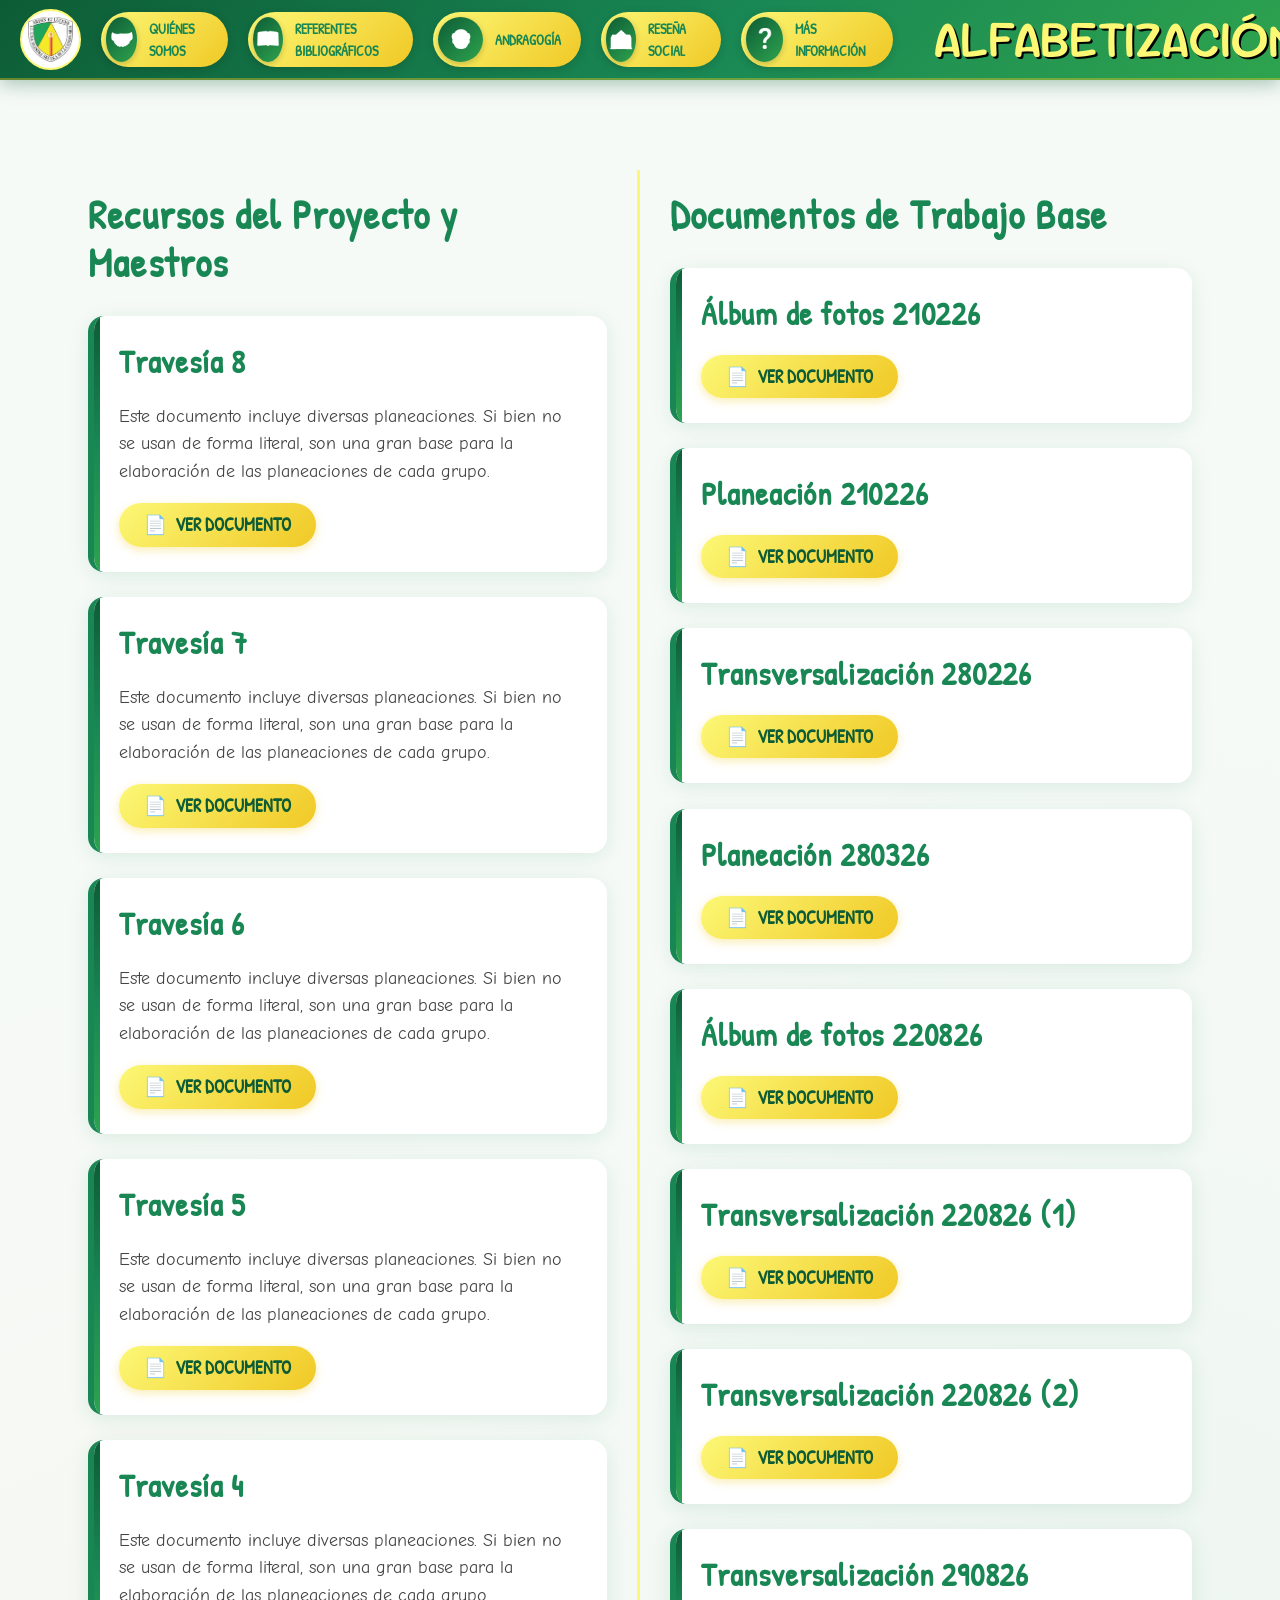
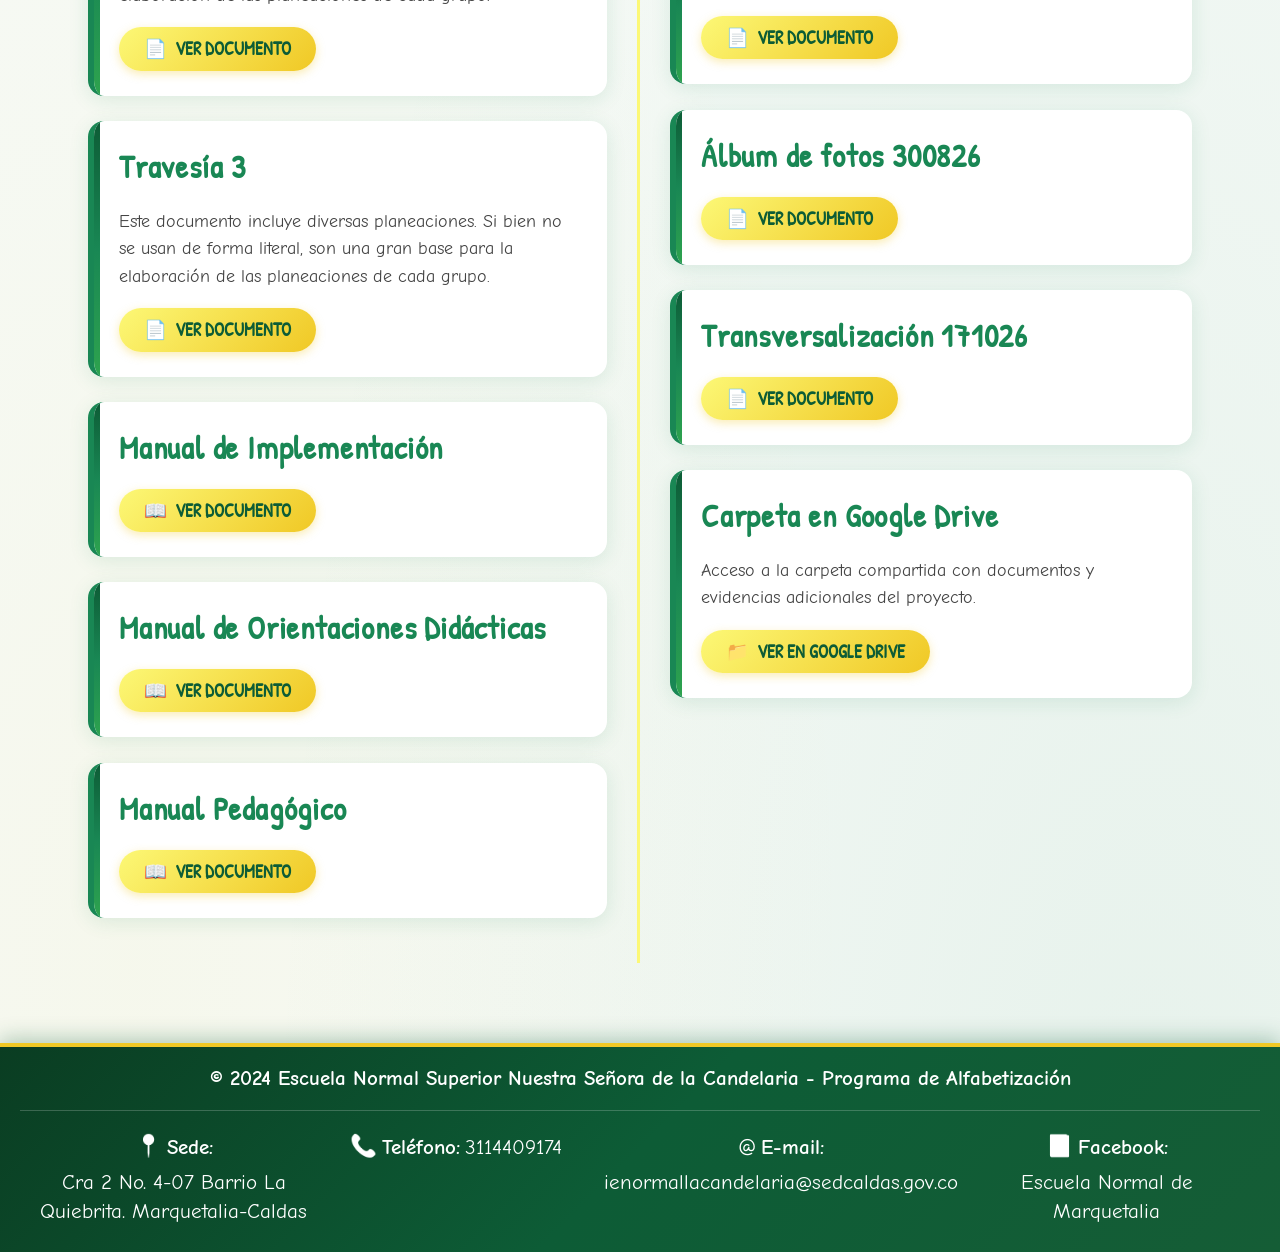
<file: referentes.html>
<!DOCTYPE html>
<html lang="es">

<head>
    <meta charset="UTF-8">
    <meta name="viewport" content="width=device-width, initial-scale=1.0">
    <title>Referentes Bibliográficos - Alfabetización</title>
    <link href="https://cdn.jsdelivr.net/npm/bootstrap@5.3.2/dist/css/bootstrap.min.css" rel="stylesheet">
    <script src="https://cdn.jsdelivr.net/npm/bootstrap@5.3.2/dist/js/bootstrap.bundle.min.js"></script>
    <link rel="preconnect" href="https://fonts.googleapis.com">
    <link rel="preconnect" href="https://fonts.gstatic.com" crossorigin>
    <link
        href="https://fonts.googleapis.com/css2?family=Chewy&family=Comic+Neue:wght@300;400;700&family=Gloria+Hallelujah&family=Patrick+Hand&family=Sour+Gummy:wght@700;800;900&display=swap"
        rel="stylesheet">
    <link rel="stylesheet" href="estilo.css">
    <script src="./animaciones.js" defer></script>
</head>

<body>

    <nav class="menu-institucional">
        <div class="logo-container" id="logoToggle">
            <a href="./index.html" class="logo-link"><img src="./img/n.png" alt="Logo" width="45" height="45"></a>
        </div>

        <div class="botones-container">
            <a href="./QSomos.html" class="boton-nav">
                <div class="circulo-icono"><span>🤝</span></div>
                <span class="texto-nav">Quiénes somos</span>
            </a>
            <a href="./referentes.html" class="boton-nav">
                <div class="circulo-icono"><span>📖</span></div>
                <span class="texto-nav">Referentes bibliográficos</span>
            </a>
            <a href="./andragogia.html" class="boton-nav">
                <div class="circulo-icono"><span>👴</span></div>
                <span class="texto-nav">Andragogía</span>
            </a>
            <a href="./social.html" class="boton-nav">
                <div class="circulo-icono"><span>🏫</span></div>
                <span class="texto-nav">Reseña social</span>
            </a>
            <a href="./información.html" class="boton-nav">
                <div class="circulo-icono"><span>❓</span></div>
                <span class="texto-nav">Más información</span>
            </a>
        </div>

        <div class="separador-nav"></div>

        <div class="titulo-container">
            <h1 class="titulo-principal">ALFABETIZACIÓN</h1>
        </div>
    </nav>

    <!-- Menú Desplegable Móvil -->
    <div class="menu-desplegable-movil" id="menuMovil">
        <div class="botones-container-movil">
            <a href="./index.html" class="boton-nav">
                <div class="circulo-icono"><span>🏠</span></div>
                <span class="texto-nav">Inicio</span>
            </a>
            <a href="./QSomos.html" class="boton-nav">
                <div class="circulo-icono"><span>🤝</span></div>
                <span class="texto-nav">Quiénes somos</span>
            </a>
            <a href="./referentes.html" class="boton-nav">
                <div class="circulo-icono"><span>📖</span></div>
                <span class="texto-nav">Referentes bibliográficos</span>
            </a>
            <a href="./andragogia.html" class="boton-nav">
                <div class="circulo-icono"><span>👴</span></div>
                <span class="texto-nav">Andragogía</span>
            </a>
            <a href="./social.html" class="boton-nav">
                <div class="circulo-icono"><span>🏫</span></div>
                <span class="texto-nav">Reseña social</span>
            </a>
            <a href="./información.html" class="boton-nav">
                <div class="circulo-icono"><span>❓</span></div>
                <span class="texto-nav">Más información</span>
            </a>
        </div>
    </div>

    <main class="container contenido-principal" style="max-width: 1200px; margin-top: 20px;">


        <div class="row recursos-container">
            <!-- Columna Izquierda -->
            <div class="col-md-6 col-recursos separador-columnas anim-stagger-parent">
                <h2 style="margin-bottom: 30px;">Recursos del Proyecto y Maestros</h2>

                <!-- Plantilla de Tarjeta Izquierda -->
                <article class="recurso-card">
                    <h3 class="recurso-titulo">Travesía 8</h3>
                    <p class="recurso-desc">Este documento incluye diversas planeaciones. Si bien no se usan de forma
                        literal, son una gran base para la elaboración de las planeaciones de cada grupo.</p>
                    <a href="./documentacion/izquierdo/TRAVESIA 8 SEP 10.pdf" class="recurso-enlace" target="_blank">
                        <i>📄</i> Ver Documento
                    </a>
                </article>

                <article class="recurso-card">
                    <h3 class="recurso-titulo">Travesía 7</h3>
                    <p class="recurso-desc">Este documento incluye diversas planeaciones. Si bien no se usan de forma
                        literal, son una gran base para la elaboración de las planeaciones de cada grupo.</p>
                    <a href="./documentacion/izquierdo/TRAVESIA 7 SEP 10.pdf" class="recurso-enlace" target="_blank">
                        <i>📄</i> Ver Documento
                    </a>
                </article>

                <article class="recurso-card">
                    <h3 class="recurso-titulo">Travesía 6</h3>
                    <p class="recurso-desc">Este documento incluye diversas planeaciones. Si bien no se usan de forma
                        literal, son una gran base para la elaboración de las planeaciones de cada grupo.</p>
                    <a href="./documentacion/izquierdo/TRAVESIA 6 SEP 10.pdf" class="recurso-enlace" target="_blank">
                        <i>📄</i> Ver Documento
                    </a>
                </article>

                <article class="recurso-card">
                    <h3 class="recurso-titulo">Travesía 5</h3>
                    <p class="recurso-desc">Este documento incluye diversas planeaciones. Si bien no se usan de forma
                        literal, son una gran base para la elaboración de las planeaciones de cada grupo.</p>
                    <a href="./documentacion/izquierdo/TRAVESIA 5 SEP 10.pdf" class="recurso-enlace" target="_blank">
                        <i>📄</i> Ver Documento
                    </a>
                </article>

                <article class="recurso-card">
                    <h3 class="recurso-titulo">Travesía 4</h3>
                    <p class="recurso-desc">Este documento incluye diversas planeaciones. Si bien no se usan de forma
                        literal, son una gran base para la elaboración de las planeaciones de cada grupo.</p>
                    <a href="./documentacion/izquierdo/TRAVESIA 4 SEP 10.pdf" class="recurso-enlace" target="_blank">
                        <i>📄</i> Ver Documento
                    </a>
                </article>

                <article class="recurso-card">
                    <h3 class="recurso-titulo">Travesía 3</h3>
                    <p class="recurso-desc">Este documento incluye diversas planeaciones. Si bien no se usan de forma
                        literal, son una gran base para la elaboración de las planeaciones de cada grupo.</p>
                    <a href="./documentacion/izquierdo/TRAVESIA 3 SEP 10.pdf" class="recurso-enlace" target="_blank">
                        <i>📄</i> Ver Documento
                    </a>
                </article>

                <!-- Manuales -->
                <article class="recurso-card">
                    <h3 class="recurso-titulo">Manual de Implementación</h3>
                    <a href="./documentacion/izquierdo/MANUAL DE IMPLEMETACION.pdf" class="recurso-enlace"
                        target="_blank">
                        <i>📖</i> Ver Documento
                    </a>
                </article>

                <article class="recurso-card">
                    <h3 class="recurso-titulo">Manual de Orientaciones Didácticas</h3>
                    <a href="./documentacion/izquierdo/MANUAL DE ORIENTACIONES DIDACTICAS.pdf" class="recurso-enlace"
                        target="_blank">
                        <i>📖</i> Ver Documento
                    </a>
                </article>

                <article class="recurso-card">
                    <h3 class="recurso-titulo">Manual Pedagógico</h3>
                    <a href="./documentacion/izquierdo/MANUAL PEDAGOGICO.pdf" class="recurso-enlace" target="_blank">
                        <i>📖</i> Ver Documento
                    </a>
                </article>

            </div>

            <!-- Columna Derecha -->
            <div class="col-md-6 col-recursos anim-stagger-parent">
                <h2 style="margin-bottom: 30px;">Documentos de Trabajo Base</h2>

                <!-- Plantillas de Tarjetas Derecha -->
                <article class="recurso-card">
                    <h3 class="recurso-titulo">Álbum de fotos 210226</h3>
                    <a href="./documentacion/derecho/AlbumDeFotos%20%230%20210226.pdf" class="recurso-enlace"
                        target="_blank">
                        <i>📄</i> Ver Documento
                    </a>
                </article>

                <article class="recurso-card">
                    <h3 class="recurso-titulo">Planeación 210226</h3>
                    <a href="./documentacion/derecho/planeación%20%230%20210226.pdf" class="recurso-enlace"
                        target="_blank">
                        <i>📄</i> Ver Documento
                    </a>
                </article>

                <article class="recurso-card">
                    <h3 class="recurso-titulo">Transversalización 280226</h3>
                    <a href="./documentacion/derecho/Transversalizacion%20%231%20280226.pdf" class="recurso-enlace"
                        target="_blank">
                        <i>📄</i> Ver Documento
                    </a>
                </article>

                <article class="recurso-card">
                    <h3 class="recurso-titulo">Planeación 280326</h3>
                    <a href="./documentacion/derecho/planeación%20%233%20280326.pdf" class="recurso-enlace"
                        target="_blank">
                        <i>📄</i> Ver Documento
                    </a>
                </article>

                <article class="recurso-card">
                    <h3 class="recurso-titulo">Álbum de fotos 220826</h3>
                    <a href="./documentacion/derecho/Albúm de fotos 22 de agosto 2026.pdf" class="recurso-enlace"
                        target="_blank">
                        <i>📄</i> Ver Documento
                    </a>
                </article>

                <article class="recurso-card">
                    <h3 class="recurso-titulo">Transversalización 220826 (1)</h3>
                    <a href="./documentacion/derecho/EVIDENCIA PROYECTO TRANSVERSAL 22 de  agosto.pdf"
                        class="recurso-enlace" target="_blank">
                        <i>📄</i> Ver Documento
                    </a>
                </article>

                <article class="recurso-card">
                    <h3 class="recurso-titulo">Transversalización 220826 (2)</h3>
                    <a href="./documentacion/derecho/Proyecto transversal #11 22-08-2026.pdf" class="recurso-enlace"
                        target="_blank">
                        <i>📄</i> Ver Documento
                    </a>
                </article>

                <article class="recurso-card">
                    <h3 class="recurso-titulo">Transversalización 290826</h3>
                    <a href="./documentacion/derecho/Transversalizacion #11 290826.pdf" class="recurso-enlace"
                        target="_blank">
                        <i>📄</i> Ver Documento
                    </a>
                </article>

                <article class="recurso-card">
                    <h3 class="recurso-titulo">Álbum de fotos 300826</h3>
                    <a href="./documentacion/derecho/AlbumDeFotos #11 300826.pdf" class="recurso-enlace"
                        target="_blank">
                        <i>📄</i> Ver Documento
                    </a>
                </article>

                <article class="recurso-card">
                    <h3 class="recurso-titulo">Transversalización 171026</h3>
                    <a href="./documentacion/derecho/EVIDENCIA PROYECTO TRANSVERSAL 17 de octubre.pdf"
                        class="recurso-enlace" target="_blank">
                        <i>📄</i> Ver Documento
                    </a>
                </article>

                <article class="recurso-card">
                    <h3 class="recurso-titulo">Carpeta en Google Drive</h3>
                    <p class="recurso-desc">Acceso a la carpeta compartida con documentos y evidencias adicionales del proyecto.</p>
                    <a href="https://drive.google.com/drive/folders/1tYMeh9BZ3BMRt0aV3Az4lNKJzTCREnBr?usp=drive_link"
                        class="recurso-enlace" target="_blank" rel="noopener noreferrer">
                        <i>📁</i> Ver en Google Drive
                    </a>
                </article>

            </div>
        </div>
    </main>

    <footer class="pie-pagina">
        <div class="footer-derechos">
            <p>&copy; 2024 Escuela Normal Superior Nuestra Señora de la Candelaria - Programa de Alfabetización</p>
        </div>
        <div class="footer-container">
            <div class="footer-col">
                <p><span class="footer-icono">📍</span> <strong>Sede:</strong> Cra 2 No. 4-07 Barrio La Quiebrita.
                    Marquetalia-Caldas</p>
            </div>
            <div class="footer-col">
                <p><span class="footer-icono">📞</span> <strong>Teléfono:</strong> 3114409174</p>
            </div>
            <div class="footer-col">
                <p><span class="footer-icono">@</span> <strong>E-mail:</strong> <a
                        href="mailto:ienormallacandelaria@sedcaldas.gov.co"
                        class="footer-enlace">ienormallacandelaria@sedcaldas.gov.co</a></p>
            </div>
            <div class="footer-col">
                <p><span class="footer-icono">📘</span> <strong>Facebook:</strong> <a
                        href="https://www.facebook.com/escuelanormalsuperiornsc" target="_blank"
                        class="footer-enlace">Escuela Normal de Marquetalia</a></p>
            </div>
        </div>
    </footer>

    <script>
        // Lógica para el menú móvil desplegable
        document.addEventListener("DOMContentLoaded", function () {
            const logoToggle = document.getElementById("logoToggle");
            const menuMovil = document.getElementById("menuMovil");
            if (logoToggle && menuMovil) {
                logoToggle.addEventListener("click", function (e) {
                    if (window.innerWidth <= 768) {
                        e.preventDefault();
                        menuMovil.classList.toggle("show");
                    }
                });

                document.addEventListener("click", function (e) {
                    if (!logoToggle.contains(e.target) && !menuMovil.contains(e.target)) {
                        menuMovil.classList.remove("show");
                    }
                });
            }
        });
    </script>
</body>

</html>
</file>
<file: estilo.css>
/* --- Variables Institucionales --- */
:root {
    --verde-institucional: #198754;
    --verde-oscuro: #0d5c36;
    --verde-claro: #2ea34e;
    --amarillo-institucional: #FCF876;
    --amarillo-oscuro: #f0c825;
    --blanco-fondo: #FAF9F0;
    --fuente-botones: 'Patrick Hand', cursive;
    --fuente-titulos: 'Chewy', 'Sour Gummy', cursive;
    --fuente-subtitulos: 'Patrick Hand', cursive;
    --fuente-tarjetas: 'Gloria Hallelujah', cursive;
    --fuente-cuerpo: 'Comic Neue', cursive;
    --degradado-nav: linear-gradient(135deg, #0d5c36 0%, #198754 55%, #2ea34e 100%);
    --degradado-footer: linear-gradient(135deg, #0a3d22 0%, #0d5c36 50%, #155d36 100%);
    --degradado-amarillo: linear-gradient(135deg, #FCF876 0%, #f0c825 100%);
    --sombra-card: 0 4px 20px rgba(25, 135, 84, 0.12);
    --sombra-card-hover: 0 10px 32px rgba(25, 135, 84, 0.22);
}

body {
    background-color: #f6faf7;
    background-image:
        radial-gradient(ellipse at 90% 100%, rgba(25, 135, 84, 0.07) 0%, transparent 55%),
        radial-gradient(ellipse at 10% 90%, rgba(240, 200, 37, 0.05) 0%, transparent 45%);
    font-family: var(--fuente-cuerpo);
    min-height: 100vh;
    display: flex;
    flex-direction: column;
    padding-top: 90px;
    margin: 0;
    color: #333;
}

p {
    font-size: 1.3rem;
    line-height: 1.6;
    margin-bottom: 1.5rem;
}

#parrafo-principal {
    font-size: 1.7rem;
    font-weight: bold;
    line-height: 1.7;
}

/* --- Navegación --- */
.menu-institucional {
    position: fixed;
    top: 0;
    left: 0;
    width: 100%;
    display: flex;
    align-items: center;
    padding: 10px 20px;
    background: var(--degradado-nav);
    z-index: 1000;
    box-shadow: 0 4px 18px rgba(13, 92, 54, 0.35);
    height: 80px;
    border-bottom: 2px solid rgba(240, 200, 37, 0.4);
}

.logo-container {
    margin-right: 20px;
    background-color: white;
    border-radius: 50%;
    padding: 6px;
    display: flex;
    align-items: center;
    justify-content: center;
    border: 2px solid var(--amarillo-institucional);
}

.logo-link img {
    display: block;
}

.botones-container {
    display: flex;
    gap: 20px;
    margin-right: auto;
}

.separador-nav {
    width: 2px;
    height: 60%;
    background-color: var(--amarillo-institucional);
    margin: 0 20px;
}

.boton-nav {
    display: flex;
    align-items: center;
    background: var(--degradado-amarillo);
    padding: 5px 20px 5px 5px;
    border-radius: 50px;
    text-decoration: none;
    transition: transform 0.25s ease, box-shadow 0.25s ease;
    height: 55px;
    box-shadow: 0 2px 8px rgba(0, 0, 0, 0.15);
}

.boton-nav:hover {
    transform: translateY(-3px);
    box-shadow: 0 6px 16px rgba(0, 0, 0, 0.22);
    filter: brightness(1.05);
}

.circulo-icono {
    width: 45px;
    height: 45px;
    background: linear-gradient(135deg, var(--verde-oscuro), var(--verde-claro));
    border-radius: 50%;
    display: flex;
    justify-content: center;
    align-items: center;
    margin-right: 12px;
    font-size: 1.2rem;
    box-shadow: 0 2px 6px rgba(0, 0, 0, 0.2);
}

.circulo-icono span {
    filter: grayscale(100%) brightness(1000%);
}

.texto-nav {
    font-family: var(--fuente-botones);
    color: var(--verde-institucional);
    font-size: 0.9rem;
    font-weight: bold;
    text-transform: uppercase;
}

/* --- Título Principal --- */
.titulo-container {
    display: flex;
    align-items: center;
    justify-content: flex-end;
}

.titulo-principal {
    font-family: var(--fuente-titulos);
    color: var(--amarillo-institucional);
    margin: 0;
    font-size: 52px;
    line-height: 1.1;
    letter-spacing: 1.5px;
    text-shadow: 2px 2px 0px #000;
}

/* --- Layout --- */
.contenedo-grid {
    flex: 1;
    width: 100%;
    padding-bottom: 20px;
}

.contenido-principal {
    padding: 30px;
    background-color: transparent;
}

.contenido-principal h1 {
    font-family: var(--fuente-subtitulos);
    color: var(--verde-institucional);
    font-size: 2.8rem;
    font-weight: bold;
    letter-spacing: 1.5px;
    margin-bottom: 24px;
}

.contenido-principal h2 {
    font-family: var(--fuente-subtitulos);
    color: var(--verde-institucional);
    font-size: 2.5rem;
    font-weight: bold;
    letter-spacing: 1.2px;
    margin-bottom: 24px;
}

.contenido-principal h3 {
    font-family: var(--fuente-subtitulos);
    color: var(--verde-institucional);
    font-size: 2rem;
    font-weight: bold;
    letter-spacing: 0.8px;
    margin-bottom: 20px;
}

/* --- Video --- */
.video-container {
    display: flex;
    justify-content: center;
    margin: 30px 0;
}

.video-container video {
    max-width: 100%;
    height: auto;
}

.anim-stagger-parent:has(.video-secundario) > .col-md-6,
.col-video-secundario {
    container-type: inline-size;
    display: flex;
    justify-content: center;
    align-items: center;
    min-height: 200px;
}

.video-secundario {
    display: block;
    width: auto;
    height: auto;
    max-width: 100%;
    max-height: 520px;
    max-height: 100cqw;
    aspect-ratio: auto;
    border-radius: 16px;
    box-shadow: 0 4px 10px rgba(0, 0, 0, 0.1);
    border: 6px solid var(--verde-institucional);
    background-color: #000;
    object-fit: contain;
}

.video-novedades {
    width: 100%;
    height: auto;
    border-radius: 16px;
    box-shadow: 0 4px 10px rgba(0, 0, 0, 0.1);
    border: 6px solid var(--verde-institucional);
    object-fit: contain;
    background-color: #000;
}

/* --- Barra Lateral Flotante (Centro de Novedades) --- */
.barra-lateral {
    background-color: transparent;
    padding: 20px 10px;
    border: none;
    min-height: auto;
}

.sidebar-content {
    background: linear-gradient(175deg, rgba(252, 248, 118, 0.18) 0%, rgba(25, 135, 84, 0.08) 100%);
    backdrop-filter: blur(10px);
    -webkit-backdrop-filter: blur(10px);
    border: none;
    border-radius: 20px;
    padding: 24px 16px;
    box-shadow: 0 8px 24px rgba(25, 135, 84, 0.08), 0 2px 6px rgba(0, 0, 0, 0.03);
    position: sticky;
    top: 20px;
}

.barra-lateral h3 {
    font-family: var(--fuente-subtitulos);
    color: var(--verde-institucional);
    font-size: 1.8rem;
    font-weight: bold;
    letter-spacing: 0.8px;
    text-align: center;
}

.TN {
    font-family: var(--fuente-subtitulos);
    color: var(--verde-institucional);
    font-size: 2.1rem;
    font-weight: bold;
    letter-spacing: 1px;
    text-align: center;
    margin-bottom: 15px;
}

.novedad-placeholder {
    padding: 12px;
    text-align: center;
    margin-top: 18px;
    background-color: rgba(255, 255, 255, 0.88);
    border: 1px solid rgba(25, 135, 84, 0.14);
    border-radius: 14px;
    box-shadow: 0 2px 8px rgba(0, 0, 0, 0.04);
}

.novedad-placeholder img,
.novedad-placeholder video {
    width: 100%;
    height: auto;
    border-radius: 8px;
    display: block;
}

/* --- Pie de Página --- */
.pie-pagina {
    background: var(--degradado-footer);
    color: white;
    padding: 15px 20px 25px 20px;
    width: 100%;
    margin-top: auto;
    border-top: 4px solid var(--amarillo-oscuro);
    font-family: var(--fuente-cuerpo);
    box-shadow: 0 -4px 20px rgba(13, 92, 54, 0.3);
}

.footer-derechos {
    text-align: center;
    margin-bottom: 20px;
    padding-bottom: 15px;
    border-bottom: 1px solid rgba(255, 255, 255, 0.2);
    font-size: 1rem;
    font-weight: bold;
}

.footer-derechos p {
    margin: 0;
}

.footer-container {
    max-width: 1200px;
    margin: 0 auto;
    display: grid;
    grid-template-columns: repeat(4, 1fr);
    gap: 15px;
    align-items: start;
}

.footer-col {
    text-align: center;
    font-size: 0.95rem;
}

.footer-col p {
    margin: 0;
    line-height: 1.4;
    display: flex;
    justify-content: center;
    align-items: center;
    flex-wrap: wrap;
    gap: 5px;
}

.footer-icono {
    font-size: 1.35rem;
    margin-bottom: 2px;
    filter: grayscale(100%) brightness(1000%);
}

.footer-enlace {
    color: white;
    text-decoration: none;
    transition: color 0.3s;
}

.footer-enlace:hover {
    color: var(--amarillo-institucional);
    text-decoration: underline;
}

@media (max-width: 768px) {
    .footer-container {
        grid-template-columns: 1fr 1fr;
    }
}

@media (max-width: 480px) {
    .footer-container {
        grid-template-columns: 1fr;
    }
}

/* --- Subnav (Navegación Secundaria) --- */
.subnav {
    position: fixed;
    top: 80px;
    left: 0;
    width: 100%;
    background-color: #ffffff;
    border-bottom: 3px solid transparent;
    border-image: linear-gradient(90deg, var(--verde-oscuro), var(--verde-institucional), var(--amarillo-oscuro)) 1;
    z-index: 900;
    box-shadow: 0 3px 10px rgba(13, 92, 54, 0.12);
}

.subnav-inner {
    display: flex;
    overflow-x: auto;
    scrollbar-width: none;
    padding: 0 20px;
}

.subnav-inner::-webkit-scrollbar {
    display: none;
}

.subnav-tab {
    flex-shrink: 0;
    background: none;
    border: none;
    padding: 14px 22px;
    font-family: var(--fuente-botones);
    font-size: 0.85rem;
    font-weight: bold;
    text-transform: uppercase;
    color: #666;
    cursor: pointer;
    border-bottom: 3px solid transparent;
    margin-bottom: -3px;
    text-decoration: none;
    transition: color 0.2s, border-color 0.2s;
}

.subnav-tab:hover {
    color: var(--verde-institucional);
}

.subnav-tab.active {
    color: var(--verde-institucional);
    border-bottom-color: var(--amarillo-institucional);
}

/* --- Dropdown Subnav Móvil Customizado --- */
.subnav-dropdown-custom {
    background: #ffffff !important;
    border: none !important;
    border-bottom: 3px solid transparent !important;
    border-image: linear-gradient(90deg, var(--verde-oscuro), var(--verde-institucional), var(--amarillo-oscuro)) 1 !important;
    border-radius: 0 !important;
    padding: 15px 20px !important;
    box-shadow: 0 8px 20px rgba(0, 0, 0, 0.1) !important;
    margin-top: 0 !important;
    width: 100vw !important;
    position: fixed !important;
    top: 70px !important;
    left: 0 !important;
    right: 0 !important;
    z-index: 998;
}

.subnav-dropdown-custom li {
    margin-bottom: 8px;
}

.subnav-dropdown-custom li:last-child {
    margin-bottom: 0;
}

.subnav-tab-mobile {
    display: block !important;
    background: none !important;
    font-family: var(--fuente-botones) !important;
    font-size: 1.05rem !important;
    font-weight: bold !important;
    color: #666 !important;
    text-transform: uppercase;
    padding: 6px 0 !important;
    border-radius: 0 !important;
    box-shadow: none !important;
    transition: color 0.2s !important;
    text-decoration: none !important;
}

.subnav-tab-mobile:hover,
.subnav-tab-mobile:focus,
.subnav-tab-mobile:active,
.subnav-tab-mobile.active {
    background: none !important;
    color: var(--verde-institucional) !important;
}

/* --- Contenido Quiénes Somos --- */
/* --- Layout Quiénes Somos (3 Columnas con laterales decorados) --- */
.qsomos-layout {
    display: flex;
    justify-content: space-between;
    align-items: stretch;
    gap: 30px;
    width: 100%;
    max-width: 100%;
    margin: 0;
    padding: 0 40px;
    box-sizing: border-box;
}

.qsomos-sidebar-left {
    width: 300px;
    flex-shrink: 0;
    display: flex;
    flex-direction: column;
    justify-content: space-between;
    padding-top: 60px;
    padding-bottom: 80px;
    box-sizing: border-box;
    align-self: stretch;
}

.qsomos-sidebar-right {
    width: 300px;
    flex-shrink: 0;
    display: flex;
    flex-direction: column;
    justify-content: space-around;
    padding-top: 140px;
    padding-bottom: 120px;
    box-sizing: border-box;
    align-self: stretch;
}

/* Fotos polaroid intercaladas exclusivas para móvil */
.polaroid-inline-mobile {
    display: none !important;
}

.qsomos-contenido {
    flex: 1;
    max-width: 900px;
    margin: 0 auto;
    padding: 40px 20px;
    padding-top: calc(50px + 40px);
}

/* --- Progreso Vertical / Menú lateral --- */
.progreso-titulo {
    font-family: var(--fuente-subtitulos);
    font-size: 1.3rem;
    color: var(--verde-institucional);
    font-weight: 700;
    border-bottom: 2px solid var(--amarillo-institucional);
    padding-bottom: 6px;
    margin-bottom: 12px;
}

.progreso-vertical {
    display: flex;
    flex-direction: column;
    gap: 8px;
    background: #fff;
    padding: 16px;
    border-radius: 16px;
    box-shadow: var(--sombra-card);
    border-left: 4px solid var(--verde-institucional);
}

.progreso-item {
    display: flex;
    align-items: center;
    gap: 10px;
    text-decoration: none;
    color: #555;
    font-family: var(--fuente-cuerpo);
    font-size: 0.95rem;
    padding: 6px 8px;
    border-radius: 8px;
    transition: all 0.2s ease;
}

.progreso-dot {
    width: 10px;
    height: 10px;
    border-radius: 50%;
    background-color: #ccc;
    flex-shrink: 0;
    transition: background-color 0.2s ease, transform 0.2s ease;
}

.progreso-item:hover,
.progreso-item.active {
    color: var(--verde-institucional);
    font-weight: 700;
    background-color: #f0faf4;
}

.progreso-item.active .progreso-dot,
.progreso-item:hover .progreso-dot {
    background-color: var(--verde-institucional);
    transform: scale(1.3);
}

.qsomos-seccion {
    padding-top: 20px;
    padding-bottom: 150px;
    scroll-margin-top: calc(80px + 50px + 20px);
}

.qsomos-seccion:last-child {
    border-bottom: none;
}

.qsomos-seccion h2 {
    font-family: var(--fuente-subtitulos);
    color: var(--verde-institucional);
    font-size: 2.5rem;
    font-weight: bold;
    letter-spacing: 1.2px;
    margin-bottom: 24px;
    border-bottom: 2px solid var(--amarillo-institucional);
    padding-bottom: 8px;
}

.qsomos-seccion h3 {
    font-family: var(--fuente-subtitulos);
    color: var(--verde-institucional);
    font-size: 1.9rem;
    font-weight: bold;
    letter-spacing: 0.8px;
    margin-top: 20px;
    margin-bottom: 14px;
}

.lista-institucional {
    list-style: none;
    padding: 0;
    margin: 0;
    display: flex;
    flex-direction: column;
    gap: 16px;
}

.lista-institucional li {
    display: flex;
    gap: 12px;
    font-size: 1.15rem;
    line-height: 1.6;
    padding: 16px 20px;
    background-color: #fff;
    border-radius: 12px;
    box-shadow: var(--sombra-card);
    border-left: 5px solid transparent;
    border-image: linear-gradient(180deg, var(--verde-oscuro), var(--verde-claro)) 1;
    transition: transform 0.25s ease, box-shadow 0.25s ease;
}

.lista-institucional li:hover {
    transform: translateX(4px);
    box-shadow: var(--sombra-card-hover);
}

.lista-institucional li::before {
    content: "▸";
    color: var(--verde-institucional);
    font-size: 1.2rem;
    flex-shrink: 0;
    margin-top: 1px;
}

/* --- Responsive --- */
@media (max-width: 768px) {

    body {
        padding-top: 70px;
    }

    .menu-institucional {
        padding: 5px 15px;
        height: auto;
        min-height: 70px;
    }

    .botones-container {
        display: none !important;
    }

    .logo-container {
        margin-right: 10px;
        padding: 3px;
        width: 48px;
        height: 48px;
        cursor: pointer;
        transition: transform 0.2s;
    }

    .logo-container:active {
        transform: scale(0.95);
    }

    .logo-link img {
        width: 38px;
        height: 38px;
    }

    .separador-nav {
        display: none;
    }

    .titulo-container {
        display: flex !important;
        flex-grow: 1;
        justify-content: flex-end;
    }

    .titulo-principal {
        display: block !important;
        font-size: 1.8rem !important;
        text-shadow: 1px 1px 0px #000;
        margin: 0;
    }

    .subnav {
        display: none;
    }

    .qsomos-layout {
        display: block !important;
        padding: 0 10px !important;
        gap: 0 !important;
        width: 100% !important;
        box-sizing: border-box !important;
    }

    .qsomos-sidebar-left,
    .qsomos-sidebar-right {
        display: none !important;
    }

    .qsomos-contenido {
        width: 100% !important;
        max-width: 100% !important;
        margin: 0 !important;
        padding: 15px 0 !important;
        padding-top: 25px !important;
        box-sizing: border-box !important;
    }

    .qsomos-seccion {
        padding: 22px 14px !important;
        margin-bottom: 25px !important;
        box-sizing: border-box !important;
    }

    .polaroid-inline-mobile {
        display: flex !important;
        margin: 26px auto !important;
        max-width: 290px !important;
        width: 100% !important;
        box-sizing: border-box !important;
        box-shadow: 0 6px 16px rgba(0, 0, 0, 0.12), 0 2px 4px rgba(0, 0, 0, 0.08) !important;
    }

    .polaroid-inline-mobile .polaroid-img {
        width: 100% !important;
        height: 200px !important;
        object-fit: cover !important;
    }

    .polaroid-inline-mobile .polaroid-texto {
        font-family: var(--fuente-tarjetas) !important;
        font-size: 1.05rem !important;
        color: #333 !important;
        margin-top: 10px !important;
        margin-bottom: 0 !important;
        text-align: center !important;
        line-height: 1.3 !important;
    }

    .contenedo-grid {
        padding: 0;
    }

    .barra-lateral {
        border: none;
        margin-top: 20px;
        padding: 10px;
    }

    /* --- Mobile Size Overrides --- */
    p {
        font-size: 1.05rem !important;
        line-height: 1.5 !important;
        margin-bottom: 1rem !important;
    }

    #parrafo-principal {
        font-size: 1.35rem !important;
        line-height: 1.5 !important;
    }

    /* Titles */
    .contenido-principal h2,
    .qsomos-seccion h2 {
        font-size: 1.6rem !important;
        margin-bottom: 16px !important;
    }

    .contenido-principal h3,
    .qsomos-seccion h3 {
        font-size: 1.3rem !important;
        margin-bottom: 12px !important;
    }

    /* Lists and Cards */
    .lista-institucional li {
        font-size: 0.95rem !important;
        padding: 10px 14px !important;
        gap: 8px !important;
    }

    .lista-institucional li::before {
        font-size: 1rem !important;
    }

    .recurso-card {
        padding: 16px !important;
        margin-bottom: 16px !important;
    }

    .recurso-card h3 {
        font-size: 1.3rem !important;
    }

    .semestre-card {
        padding: 14px 12px !important;
    }

    .semestre-card .sem-num {
        font-size: 0.95rem !important;
    }

    .semestre-card p {
        font-size: 0.8rem !important;
    }

    /* Info Sections */
    .info-hero-titulo {
        font-size: 2.1rem !important;
    }

    .info-hero-subtitulo {
        font-size: 1.05rem !important;
    }

    .info-seccion {
        padding: 24px 0 16px !important;
    }

    .info-seccion-titulo {
        font-size: 1.4rem !important;
    }

    .contact-card {
        padding: 16px !important;
    }

    .contact-card h4 {
        font-size: 1.1rem !important;
    }

    .contact-card p {
        font-size: 0.9rem !important;
    }

    .form-info-card {
        padding: 20px 16px !important;
    }

    .form-info-card h3 {
        font-size: 1.3rem !important;
    }

    .alfa-banner-texto h3 {
        font-size: 1.3rem !important;
    }

    .alfa-banner-texto p {
        font-size: 0.9rem !important;
    }

    .pfc-header-texto h3 {
        font-size: 1.3rem !important;
    }

    .pfc-header-texto p {
        font-size: 0.9rem !important;
    }

    .accordion-custom .accordion-button {
        font-size: 0.95rem !important;
        padding: 14px 18px !important;
    }

    .accordion-custom .accordion-body {
        font-size: 0.9rem !important;
        padding: 14px 18px !important;
    }
}

/* --- Menú Desplegable Móvil --- */
.menu-desplegable-movil {
    display: none;
    position: fixed;
    top: 70px;
    left: 0;
    width: 100%;
    background: var(--degradado-nav);
    border-bottom: 4px solid var(--amarillo-oscuro);
    padding: 15px 20px;
    box-shadow: 0 8px 24px rgba(13, 92, 54, 0.35);
    z-index: 999;
}

.menu-desplegable-movil.show {
    display: block;
}

.botones-container-movil {
    display: flex;
    flex-direction: column;
    gap: 12px;
    width: 100%;
}

.menu-desplegable-movil .boton-nav {
    display: flex;
    align-items: center;
    background: var(--degradado-amarillo);
    padding: 5px 20px 5px 5px;
    border-radius: 50px;
    text-decoration: none;
    height: 50px;
    width: 100%;
    box-sizing: border-box;
    transition: transform 0.2s;
    box-shadow: 0 2px 8px rgba(0, 0, 0, 0.15);
}

.menu-desplegable-movil .boton-nav:hover {
    transform: translateY(-2px);
}

.menu-desplegable-movil .circulo-icono {
    width: 40px;
    height: 40px;
    background: linear-gradient(135deg, var(--verde-oscuro), var(--verde-claro));
    border-radius: 50%;
    display: flex;
    justify-content: center;
    align-items: center;
    margin-right: 12px;
    font-size: 1.1rem;
    border: none;
    box-shadow: 0 2px 6px rgba(0, 0, 0, 0.2);
}

.menu-desplegable-movil .circulo-icono span {
    filter: grayscale(100%) brightness(1000%);
}

.menu-desplegable-movil .texto-nav {
    display: inline-block !important;
    font-family: var(--fuente-botones);
    color: var(--verde-institucional);
    font-size: 1rem;
    font-weight: bold;
    text-transform: uppercase;
}

/* --- Referentes Bibliográficos --- */
.recursos-container {
    margin-top: 30px;
    margin-bottom: 50px;
}

.col-recursos {
    padding: 20px 30px;
}

.separador-columnas {
    border-right: 3px solid var(--amarillo-institucional);
}

@media (max-width: 768px) {
    .separador-columnas {
        border-right: none;
        border-bottom: 3px solid var(--amarillo-institucional);
        padding-bottom: 30px;
        margin-bottom: 10px;
    }

    .col-recursos {
        padding: 10px 15px;
    }
}

.recurso-card {
    background-color: #fff;
    border-radius: 16px;
    box-shadow: var(--sombra-card);
    padding: 25px;
    margin-bottom: 25px;
    border-left: 6px solid var(--verde-institucional);
    transition: transform 0.3s ease, box-shadow 0.3s ease, border-color 0.3s ease;
    position: relative;
    overflow: hidden;
}

.recurso-card::before {
    content: '';
    position: absolute;
    top: 0;
    left: 0;
    width: 6px;
    height: 100%;
    background: linear-gradient(180deg, var(--verde-oscuro), var(--verde-institucional), var(--verde-claro));
    border-radius: 4px 0 0 4px;
}

.recurso-card:hover {
    transform: translateY(-5px);
    box-shadow: var(--sombra-card-hover);
}

.recurso-titulo {
    font-family: var(--fuente-tarjetas);
    font-weight: bold;
    color: var(--verde-institucional);
    font-size: 1.5rem;
    margin-top: 0;
    margin-bottom: 12px;
    line-height: 1.3;
}

/* --- Galería Fotográfica Estilo Polaroid --- */
.galeria-grid {
    display: grid;
    grid-template-columns: repeat(auto-fill, 250px);
    justify-content: center;
    gap: 30px;
    padding: 20px 0;
    margin-top: 20px;
}

.foto-polaroid {
    background: #ffffff;
    padding: 15px 15px 25px 15px;
    /* Marco blanco más ancho abajo */
    box-shadow: 0 4px 8px rgba(0, 0, 0, 0.15), 0 1px 3px rgba(0, 0, 0, 0.1);
    transition: transform 0.3s ease, box-shadow 0.3s ease;
    display: flex;
    flex-direction: column;
    align-items: center;
}

.foto-polaroid:nth-child(even) {
    transform: rotate(2deg);
}

.foto-polaroid:nth-child(odd) {
    transform: rotate(-1deg);
}

.foto-polaroid:hover {
    transform: scale(1.05) rotate(0deg);
    box-shadow: 0 8px 16px rgba(0, 0, 0, 0.2), 0 4px 8px rgba(0, 0, 0, 0.1);
    z-index: 10;
    position: relative;
}

.polaroid-img {
    width: 100%;
    height: 250px;
    /* Tamaño cuadrado/rectangular parejo */
    object-fit: cover;
    background-color: #eee;
    /* Fondo mientras carga la imagen */
    border: 1px solid #ddd;
}

.polaroid-texto {
    font-family: var(--fuente-tarjetas);
    /* Se usa una fuente cálida como 'Gloria Hallelujah' */
    color: #333;
    font-size: 1.1rem;
    text-align: center;
    margin-top: 15px;
    line-height: 1.3;
}

.recurso-desc {
    font-size: 1.15rem;
    color: #444;
    margin-bottom: 18px;
    line-height: 1.5;
}

.recurso-enlace {
    display: inline-flex;
    align-items: center;
    background: var(--degradado-amarillo);
    color: var(--verde-oscuro);
    font-family: var(--fuente-botones);
    font-weight: bold;
    padding: 8px 25px;
    border-radius: 25px;
    text-decoration: none;
    font-size: 1.15rem;
    text-transform: uppercase;
    transition: all 0.25s ease;
    box-shadow: 0 3px 10px rgba(240, 200, 37, 0.35);
}

.recurso-enlace:hover {
    background: linear-gradient(135deg, #f0c825, #e6b800);
    color: var(--verde-oscuro);
    transform: scale(1.04) translateY(-2px);
    box-shadow: 0 6px 18px rgba(240, 200, 37, 0.45);
}

.recurso-enlace i {
    margin-right: 8px;
    font-style: normal;
}

/* --- Visor Lateral de Galería (Estilo Google Images) --- */

.visor-lateral {
    width: 100%;
    background-color: var(--blanco-fondo);
    border: 3px solid var(--verde-institucional);
    border-radius: 12px;
    padding: 25px;
    box-shadow: 0 8px 25px rgba(0, 0, 0, 0.15);
    position: sticky;
    top: 100px;
    max-height: calc(100vh - 120px);
    overflow-y: auto;
    flex-shrink: 0;
    transition: all 0.3s ease;
    z-index: 10;
}

.btn-cerrar-visor {
    position: absolute;
    top: 10px;
    right: 15px;
    background: none;
    border: none;
    font-size: 2.5rem;
    line-height: 1;
    color: var(--verde-institucional);
    cursor: pointer;
    transition: transform 0.2s, color 0.2s;
}

.btn-cerrar-visor:hover {
    transform: scale(1.1);
    color: #115c38;
}

.visor-contenido {
    display: flex;
    flex-direction: column;
    align-items: center;
    margin-top: 15px;
}

.visor-contenido img {
    width: 100%;
    height: auto;
    max-height: 400px;
    object-fit: contain;
    border-radius: 8px;
    border: 1px solid #ddd;
    box-shadow: 0 3px 10px rgba(0, 0, 0, 0.1);
    background-color: #fff;
    padding: 10px;
}

.visor-texto-ampliado {
    font-family: var(--fuente-subtitulos);
    font-size: 2.2rem;
    color: #333;
    margin-top: 25px;
    text-align: center;
    line-height: 1.3;
}

.foto-polaroid {
    cursor: pointer;
}

@media (max-width: 992px) {
    .visor-lateral {
        width: 100%;
        margin: 0;
        position: fixed;
        top: 80px;
        left: 0;
        z-index: 1050;
        max-height: 45vh;
        box-shadow: 0 10px 30px rgba(0, 0, 0, 0.3);
        padding: 15px;
        border-radius: 0 0 15px 15px;
        border-right: none;
        border-left: none;
        border-top: none;
    }

    .visor-contenido img {
        max-height: 20vh;
    }

    .visor-texto-ampliado {
        font-size: 1.5rem;
        margin-top: 10px;
    }

    .galeria-grid {
        grid-template-columns: 1fr 1fr;
        gap: 15px;
    }

    .foto-polaroid {
        padding: 10px 10px 15px 10px;
    }

    .polaroid-img {
        height: 150px;
    }

    .polaroid-texto {
        font-size: 0.9rem;
        margin-top: 10px;
    }

    .qsomos-layout {
        display: block !important;
        padding: 0 16px !important;
        gap: 0 !important;
    }

    .qsomos-sidebar-left,
    .qsomos-sidebar-right {
        display: none !important;
    }

    .qsomos-contenido {
        width: 100% !important;
        max-width: 100% !important;
        margin: 0 !important;
        padding: 20px 0 !important;
    }

    .polaroid-inline-mobile {
        display: flex !important;
    }
}

/* --- Libro 3D Asilo --- */
.libro-contenedor {
    display: flex;
    align-items: center;
    justify-content: center;
    gap: 30px;
    margin: 40px auto;
    perspective: 1500px;
}

.libro-3d-wrapper {
    position: relative;
    width: 1350px;
    height: 825px;
    background: transparent;
}

.libro-3d {
    position: relative;
    width: 100%;
    height: 100%;
    transform-style: preserve-3d;
}

.hoja {
    position: absolute;
    width: 50%;
    height: 100%;
    top: 0;
    right: 0;
    transform-origin: left center;
    transform-style: preserve-3d;
    transition: transform 1.5s cubic-bezier(0.645, 0.045, 0.355, 1);
}

.hoja.girada {
    transform: rotateY(-180deg);
}

.cara {
    position: absolute;
    width: 100%;
    height: 100%;
    background-color: #0e5b37;
    /* Base hardcover color */
    backface-visibility: hidden;
    border: 2px solid #0a4227;
    border-radius: 2px 18px 18px 2px;
    overflow: hidden;
    box-shadow: inset 0 0 10px rgba(0, 0, 0, 0.3);
}

.frente {
    z-index: 2;
    transform: rotateY(0deg);
}

.atras {
    z-index: 1;
    transform: rotateY(180deg);
    border-radius: 18px 2px 2px 18px;
}

/* Contenido interno y Portadas */
.portada-libro {
    display: flex;
    flex-direction: column;
    justify-content: center;
    align-items: center;
    background: radial-gradient(circle at center, var(--verde-institucional) 0%, #0e5b37 100%);
    color: white;
    text-align: center;
    border: 16px double var(--amarillo-institucional);
    border-radius: 4px 12px 12px 4px;
    padding: 30px;
    position: absolute;
    top: 6px;
    left: 6px;
    width: calc(100% - 32px);
    height: calc(100% - 12px);
    box-shadow:
        inset 0 0 60px rgba(0, 0, 0, 0.6),
        1px 0 0 #fff, 2px 0 0 #d9d9d9,
        3px 0 0 #fff, 4px 0 0 #d9d9d9,
        5px 0 0 #fff, 6px 0 0 #d9d9d9,
        7px 0 0 #fff, 8px 0 0 #d9d9d9,
        9px 0 0 #fff, 10px 0 0 #d9d9d9,
        11px 0 0 #fff, 12px 0 0 #d9d9d9,
        13px 0 0 #fff, 14px 0 0 #d9d9d9,
        15px 0 0 #fff, 16px 0 0 #888;
    box-sizing: border-box;
}

.contraportada-libro {
    display: flex;
    flex-direction: column;
    justify-content: center;
    align-items: center;
    background: radial-gradient(circle at center, var(--verde-institucional) 0%, #0e5b37 100%);
    color: white;
    text-align: center;
    border: 16px double var(--amarillo-institucional);
    border-radius: 12px 4px 4px 12px;
    padding: 30px;
    position: absolute;
    top: 6px;
    right: 6px;
    width: calc(100% - 32px);
    height: calc(100% - 12px);
    box-shadow:
        inset 0 0 60px rgba(0, 0, 0, 0.6),
        -1px 0 0 #fff, -2px 0 0 #d9d9d9,
        -3px 0 0 #fff, -4px 0 0 #d9d9d9,
        -5px 0 0 #fff, -6px 0 0 #d9d9d9,
        -7px 0 0 #fff, -8px 0 0 #d9d9d9,
        -9px 0 0 #fff, -10px 0 0 #d9d9d9,
        -11px 0 0 #fff, -12px 0 0 #d9d9d9,
        -13px 0 0 #fff, -14px 0 0 #d9d9d9,
        -15px 0 0 #fff, -16px 0 0 #888;
    box-sizing: border-box;
}

.portada-libro h1 {
    font-family: var(--fuente-titulos);
    font-size: 7.5rem;
    color: var(--amarillo-institucional);
    margin-bottom: 0;
    line-height: 1;
    text-shadow: 2px 2px 0px #000;
}

.portada-libro h2 {
    font-family: var(--fuente-tarjetas);
    font-size: 3.5rem;
    color: white;
    margin-top: 0;
}

.portada-libro span {
    font-family: var(--fuente-botones);
    margin-top: 45px;
    font-size: 1.8rem;
    opacity: 0.8;
}

.pagina {
    background-color: #ffffff;
    height: calc(100% - 40px);
    /* Leave 20px top and bottom */
    width: calc(100% - 25px);
    /* Leave 25px outside edge */
    position: absolute;
    top: 20px;
    padding: 25px 35px;
    display: flex;
    flex-direction: column;
    box-shadow: 0 0 15px rgba(0, 0, 0, 0.4);
    /* Page drop shadow on the hardcover */
    box-sizing: border-box;
}

.pagina-izquierda {
    left: 20px;
    /* Exposed green on the left side (outside edge) */
    right: 0;
    border-radius: 6px 0 0 6px;
    background: linear-gradient(to left, #c4c4c4 0%, #ffffff 6%, #ffffff 100%);
}

.pagina-derecha {
    right: 20px;
    /* Exposed green on the right side (outside edge) */
    left: 0;
    border-radius: 0 6px 6px 0;
    background: linear-gradient(to right, #c4c4c4 0%, #ffffff 6%, #ffffff 100%);
}

.numero-pagina-izq,
.numero-pagina-der {
    position: absolute;
    bottom: 25px;
    font-family: var(--fuente-botones);
    font-size: 1.8rem;
    color: var(--verde-institucional);
}

.numero-pagina-izq {
    left: 20px;
}

.numero-pagina-der {
    right: 20px;
}

/* Página Izquierda */
.foto-principal-container {
    width: 100%;
    height: 220px;
    border: 5px solid white;
    box-shadow: 0 4px 8px rgba(0, 0, 0, 0.15);
    margin-bottom: 15px;
    border-radius: 4px;
    overflow: hidden;
    transform: rotate(-1deg);
}

.foto-principal {
    width: 100%;
    height: 100%;
    object-fit: cover;
}

.titulo-desc {
    font-family: var(--fuente-tarjetas);
    color: var(--verde-institucional);
    font-size: 1.8rem;
    margin-bottom: 10px;
}

.descripcion-amplia p {
    font-size: 1.15rem;
    line-height: 1.4;
    color: #444;
    margin-bottom: 10px;
}

.grid-tres-fotos {
    display: flex;
    flex-direction: column;
    gap: 15px;
    height: 100%;
    justify-content: space-between;
}

.foto-pequena-item {
    display: flex;
    gap: 15px;
    align-items: center;
    background: #F5F5DC;
    padding: 12px;
    border-radius: 10px;
    box-shadow: 0 4px 15px rgba(0, 0, 0, 0.08), inset 0 0 10px rgba(0, 0, 0, 0.03);
    border: 1px solid #ebebd1;
}

.foto-pequena-item .foto-wrapper {
    flex-shrink: 0;
    width: 150px;
    height: 110px;
    border: 3px solid #eee;
    transform: rotate(1deg);
    overflow: hidden;
}

.foto-pequena-item img {
    width: 100%;
    height: 100%;
    object-fit: cover;
}

.desc-pequena {
    font-size: 1.1rem;
    margin: 0;
    color: #555;
    line-height: 1.3;
}

/* Botones */
.btn-libro {
    background: var(--degradado-nav);
    color: white;
    border: none;
    padding: 18px 30px;
    font-family: var(--fuente-botones);
    font-size: 1.8rem;
    border-radius: 40px;
    cursor: pointer;
    transition: all 0.25s ease;
    box-shadow: 0 5px 16px rgba(13, 92, 54, 0.35);
}

.btn-libro:disabled {
    background: #ccc;
    cursor: not-allowed;
    box-shadow: none;
}

.btn-libro:not(:disabled):hover {
    background: linear-gradient(135deg, #0a3d22, #0d5c36);
    transform: translateY(-3px);
    box-shadow: 0 8px 22px rgba(13, 92, 54, 0.45);
}

@media (max-width: 992px) {
    .libro-contenedor {
        flex-direction: column;
        gap: 10px;
        margin: 20px auto;
        padding: 0 10px;
    }

    .libro-3d-wrapper {
        width: 100%;
        max-width: 450px;
        height: auto;
        min-height: auto;
        transform-style: flat;
    }

    .hoja {
        width: 100%;
        position: relative;
        transform: none !important;
        transition: none;
        box-shadow: none;
        margin-bottom: 25px;
        height: auto;
    }

    .hoja.girada {
        transform: none !important;
    }

    .cara {
        position: relative;
        transform: none !important;
        backface-visibility: visible !important;
        margin-bottom: 25px;
        border-radius: 12px;
        height: auto;
        min-height: auto;
        padding: 10px;
        box-sizing: border-box;
        border-width: 2px;
    }

    .frente,
    .atras {
        transform: none !important;
        backface-visibility: visible !important;
        border-radius: 12px;
    }

    .pagina {
        position: relative;
        top: 0;
        left: 0 !important;
        right: 0 !important;
        width: 100% !important;
        height: auto !important;
        padding: 20px 15px !important;
        box-shadow: none;
        border-radius: 8px !important;
    }

    .portada-libro,
    .contraportada-libro {
        position: relative;
        top: 0;
        left: 0;
        right: 0;
        width: 100% !important;
        height: auto !important;
        min-height: 280px;
        border: 8px double var(--amarillo-institucional);
        border-radius: 8px !important;
        padding: 20px;
        box-shadow: inset 0 0 30px rgba(0, 0, 0, 0.5);
    }

    .portada-libro h1 {
        font-size: 3.5rem;
    }

    .portada-libro h2 {
        font-size: 1.8rem;
    }

    .portada-libro span {
        font-size: 1.1rem;
        margin-top: 20px;
    }

    .contraportada-libro {
        min-height: 240px;
    }

    .foto-principal-container {
        height: 220px;
        margin-bottom: 15px;
        border-width: 4px;
    }

    .titulo-desc {
        font-size: 1.6rem;
        margin-bottom: 10px;
    }

    .descripcion-amplia p {
        font-size: 1.1rem;
        line-height: 1.4;
    }

    .foto-pequena-item {
        flex-direction: column;
        align-items: flex-start;
        gap: 15px;
        padding: 15px;
    }

    .foto-pequena-item .foto-wrapper {
        width: 100%;
        height: 180px;
        border-width: 2px;
    }

    .desc-pequena {
        font-size: 1.1rem;
        line-height: 1.3;
    }

    .numero-pagina-izq,
    .numero-pagina-der {
        position: relative;
        bottom: 0;
        left: 0;
        right: 0;
        text-align: center;
        margin-top: 15px;
        font-size: 1.1rem;
    }

    .btn-libro {
        display: none;
    }
}

/* ============================================================
   PÁGINA DE INFORMACIÓN - Estilos Premium
   ============================================================ */

/* --- Hero Banner de Información --- */
.info-hero {
    background: linear-gradient(135deg, #0d5c36 0%, #198754 45%, #2ea34e 70%, #f0c825 100%);
    color: #fff;
    padding: 60px 30px 50px;
    text-align: center;
    position: relative;
    overflow: hidden;
    margin-bottom: 0;
}

.info-hero::before {
    content: '';
    position: absolute;
    top: -40%;
    right: -10%;
    width: 380px;
    height: 380px;
    background: rgba(255, 255, 255, 0.07);
    border-radius: 50%;
}

.info-hero::after {
    content: '';
    position: absolute;
    bottom: -30%;
    left: -5%;
    width: 280px;
    height: 280px;
    background: rgba(255, 255, 255, 0.05);
    border-radius: 50%;
}

.info-hero-titulo {
    font-family: var(--fuente-titulos);
    font-size: 3.8rem;
    letter-spacing: 2px;
    margin-bottom: 10px;
    text-shadow: 0 3px 10px rgba(0, 0, 0, 0.3);
}

.info-hero-subtitulo {
    font-family: var(--fuente-cuerpo);
    font-size: 1.15rem;
    opacity: 0.92;
    max-width: 620px;
    margin: 0 auto 20px;
    line-height: 1.6;
}

.info-hero-badge {
    display: inline-block;
    background: rgba(255, 255, 255, 0.2);
    border: 1px solid rgba(255, 255, 255, 0.4);
    border-radius: 50px;
    padding: 6px 22px;
    font-size: 0.9rem;
    backdrop-filter: blur(8px);
    letter-spacing: 1px;
}

/* --- Secciones Generales --- */
.info-seccion {
    padding: 60px 0 40px;
}

.info-seccion-titulo {
    font-family: var(--fuente-subtitulos);
    font-size: 2rem;
    color: var(--verde-institucional);
    font-weight: 700;
    margin-bottom: 8px;
    display: flex;
    align-items: center;
    gap: 12px;
}

.info-seccion-titulo .icono-seccion {
    width: 44px;
    height: 44px;
    background: linear-gradient(135deg, var(--verde-institucional), #2ea34e);
    border-radius: 12px;
    display: flex;
    align-items: center;
    justify-content: center;
    font-size: 1.3rem;
    flex-shrink: 0;
    box-shadow: 0 4px 12px rgba(25, 135, 84, 0.3);
}

.info-seccion-linea {
    height: 3px;
    background: linear-gradient(90deg, var(--verde-institucional), var(--amarillo-institucional), transparent);
    border-radius: 2px;
    margin-bottom: 30px;
}

/* --- Tarjetas de Contacto --- */
.contact-card {
    background: #fff;
    border-radius: 18px;
    padding: 28px 24px;
    box-shadow: 0 4px 20px rgba(25, 135, 84, 0.1);
    border-left: 5px solid var(--verde-institucional);
    transition: transform 0.3s ease, box-shadow 0.3s ease;
    height: 100%;
    display: flex;
    flex-direction: column;
    align-items: flex-start;
    gap: 10px;
}

.contact-card:hover {
    transform: translateY(-5px);
    box-shadow: 0 10px 30px rgba(25, 135, 84, 0.2);
}

.contact-card.accent-amarillo {
    border-left-color: #c8a900;
}

.contact-card .contact-icono {
    width: 52px;
    height: 52px;
    background: linear-gradient(135deg, #e8f5ee, #c3e6cb);
    border-radius: 14px;
    display: flex;
    align-items: center;
    justify-content: center;
    font-size: 1.6rem;
    margin-bottom: 4px;
}

.contact-card h4 {
    font-family: var(--fuente-subtitulos);
    font-size: 1.05rem;
    color: #444;
    margin: 0;
    font-weight: 700;
}

.contact-card p,
.contact-card a {
    font-family: var(--fuente-cuerpo);
    font-size: 1rem;
    color: #333;
    margin: 0;
    line-height: 1.5;
    text-decoration: none;
}

.contact-card a:hover {
    color: var(--verde-institucional);
    text-decoration: underline;
}

/* --- Tarjeta de Mapa --- */
.mapa-card {
    background: #fff;
    border-radius: 18px;
    overflow: hidden;
    box-shadow: var(--sombra-card);
    border: 2px solid #c3e6cb;
}

.mapa-card iframe {
    border-radius: 0;
    width: 100%;
    display: block;
    min-height: 220px;
}

.mapa-footer {
    padding: 14px 20px;
    border-top: 1px solid #e8f5ee;
}

.mapa-footer p {
    font-size: 0.9rem;
    margin: 0;
    color: #555;
}

/* --- Tarjetas del Proyecto de Alfabetización --- */
.alfa-card {
    background: #fff;
    border-radius: 20px;
    padding: 30px 26px;
    box-shadow: 0 4px 20px rgba(0, 0, 0, 0.08);
    transition: transform 0.3s ease, box-shadow 0.3s ease;
    height: 100%;
    text-align: center;
    border-top: 4px solid var(--verde-institucional);
}

.alfa-card:hover {
    transform: translateY(-6px);
    box-shadow: 0 14px 36px rgba(25, 135, 84, 0.18);
}

.alfa-card .alfa-icono {
    font-size: 2.5rem;
    margin-bottom: 14px;
    display: block;
}

.alfa-card h4 {
    font-family: var(--fuente-subtitulos);
    font-size: 1.1rem;
    color: var(--verde-institucional);
    font-weight: 700;
    margin-bottom: 8px;
}

.alfa-card p {
    font-family: var(--fuente-cuerpo);
    font-size: 0.95rem;
    color: #555;
    margin: 0;
    line-height: 1.5;
}

/* Banner horizontal de Alfabetización */
.alfa-banner {
    background: linear-gradient(135deg, #198754 0%, #0d5c36 100%);
    border-radius: 22px;
    padding: 36px 40px;
    color: #fff;
    display: flex;
    align-items: center;
    gap: 30px;
    box-shadow: 0 8px 30px rgba(25, 135, 84, 0.25);
    margin-bottom: 36px;
    flex-wrap: wrap;
}

.alfa-banner-icono {
    font-size: 4rem;
    flex-shrink: 0;
}

.alfa-banner-texto h3 {
    font-family: var(--fuente-subtitulos);
    font-size: 1.6rem;
    margin-bottom: 8px;
    font-weight: 700;
}

.alfa-banner-texto p {
    font-size: 1rem;
    opacity: 0.92;
    margin: 0;
    line-height: 1.6;
}

/* Badge de coste gratuito */
.badge-gratis {
    display: inline-flex;
    align-items: center;
    gap: 6px;
    background: var(--amarillo-institucional);
    color: #5a4000;
    border-radius: 50px;
    padding: 8px 20px;
    font-family: var(--fuente-subtitulos);
    font-size: 1rem;
    font-weight: 700;
    margin-top: 10px;
}

/* --- Acordeón del PFC --- */
.pfc-header-card {
    background: linear-gradient(135deg, #198754 0%, #155d36 100%);
    border-radius: 20px;
    padding: 36px 40px;
    color: #fff;
    margin-bottom: 28px;
    display: flex;
    align-items: center;
    gap: 24px;
    box-shadow: 0 8px 30px rgba(25, 135, 84, 0.2);
    flex-wrap: wrap;
}

.pfc-header-icono {
    font-size: 3.5rem;
    flex-shrink: 0;
}

.pfc-header-texto h3 {
    font-family: var(--fuente-subtitulos);
    font-size: 1.6rem;
    margin-bottom: 6px;
    font-weight: 700;
}

.pfc-header-texto p {
    font-size: 1rem;
    opacity: 0.9;
    margin: 0;
    line-height: 1.6;
}

.accordion-custom .accordion-item {
    border: none;
    border-radius: 16px !important;
    overflow: hidden;
    margin-bottom: 14px;
    box-shadow: 0 3px 14px rgba(0, 0, 0, 0.07);
}

.accordion-custom .accordion-button {
    font-family: var(--fuente-subtitulos);
    font-size: 1.05rem;
    font-weight: 700;
    color: var(--verde-institucional);
    background: #f0faf4;
    padding: 18px 24px;
    border-radius: 16px !important;
    box-shadow: none !important;
}

.accordion-custom .accordion-button:not(.collapsed) {
    background: linear-gradient(135deg, var(--verde-institucional), #2ea34e);
    color: #fff;
}

.accordion-custom .accordion-button::after {
    filter: none;
}

.accordion-custom .accordion-button:not(.collapsed)::after {
    filter: brightness(0) invert(1);
}

.accordion-custom .accordion-body {
    padding: 20px 26px;
    background: #fff;
    font-family: var(--fuente-cuerpo);
    font-size: 0.98rem;
    color: #444;
    line-height: 1.7;
}

.accordion-custom .accordion-body ul {
    padding-left: 20px;
    margin: 0;
}

.accordion-custom .accordion-body ul li {
    margin-bottom: 6px;
}

/* Tarjetas de semestre del PFC */
.semestre-grid {
    display: grid;
    grid-template-columns: repeat(auto-fit, minmax(200px, 1fr));
    gap: 16px;
    margin-top: 28px;
}

.semestre-card {
    background: #fff;
    border-radius: 16px;
    padding: 22px 18px;
    box-shadow: 0 3px 14px rgba(0, 0, 0, 0.08);
    border-top: 4px solid var(--amarillo-institucional);
    transition: transform 0.3s ease;
}

.semestre-card:hover {
    transform: translateY(-4px);
}

.semestre-card .sem-num {
    font-family: var(--fuente-tarjetas);
    font-size: 1.1rem;
    color: #c8a900;
    font-weight: 700;
    margin-bottom: 6px;
}

.semestre-card p {
    font-size: 0.88rem;
    margin: 0;
    color: #555;
    line-height: 1.5;
}

/* --- Formulario de Contacto --- */
.form-info-card {
    background: #fff;
    border-radius: 24px;
    padding: 40px;
    box-shadow: 0 8px 30px rgba(25, 135, 84, 0.12);
    border-top: 5px solid var(--verde-institucional);
}

.form-info-card h3 {
    font-family: var(--fuente-subtitulos);
    font-size: 1.5rem;
    color: var(--verde-institucional);
    font-weight: 700;
    margin-bottom: 6px;
}

.form-info-card .form-label {
    font-family: var(--fuente-cuerpo);
    font-weight: 700;
    font-size: 0.95rem;
    color: #444;
}

.form-info-card .form-control,
.form-info-card .form-select {
    border-radius: 10px;
    border: 2px solid #d1e7dd;
    padding: 10px 14px;
    font-family: var(--fuente-cuerpo);
    font-size: 0.95rem;
    transition: border-color 0.3s ease, box-shadow 0.3s ease;
}

.form-info-card .form-control:focus,
.form-info-card .form-select:focus {
    border-color: var(--verde-institucional);
    box-shadow: 0 0 0 3px rgba(25, 135, 84, 0.15);
}

.btn-enviar-info {
    background: linear-gradient(135deg, var(--verde-institucional), #2ea34e);
    color: #fff;
    border: none;
    border-radius: 50px;
    padding: 12px 36px;
    font-family: var(--fuente-subtitulos);
    font-size: 1rem;
    font-weight: 700;
    cursor: pointer;
    transition: transform 0.3s ease, box-shadow 0.3s ease;
    box-shadow: 0 5px 16px rgba(25, 135, 84, 0.3);
}

.btn-enviar-info:hover {
    transform: translateY(-2px);
    box-shadow: 0 10px 24px rgba(25, 135, 84, 0.4);
}

.form-success {
    display: none;
    background: #d1e7dd;
    border-radius: 12px;
    padding: 14px 20px;
    color: #0a4a24;
    font-family: var(--fuente-cuerpo);
    font-weight: 700;
    margin-top: 16px;
    text-align: center;
}

/* Separador decorativo entre secciones */
.info-divider {
    height: 2px;
    background: linear-gradient(90deg, transparent, #c3e6cb, var(--amarillo-institucional), #c3e6cb, transparent);
    border-radius: 2px;
    margin: 20px 0 0;
}

/* Responsive para móvil */
@media (max-width: 768px) {
    .info-hero-titulo {
        font-size: 2.5rem;
    }

    .alfa-banner,
    .pfc-header-card {
        flex-direction: column;
        text-align: center;
        padding: 28px 24px;
    }

    .form-info-card {
        padding: 26px 20px;
    }

    .info-seccion {
        padding: 36px 0 24px;
    }

    .semestre-grid {
        grid-template-columns: 1fr 1fr;
    }
}

/* ══════════════════════════════════════════════════════════════════
   SISTEMA DE ANIMACIONES — ESTILO APPLE
   Inspirado en apple.com · WWDC · Human Interface Guidelines
   Principios: cortas (150–400ms), propósito, easing personalizado.
   ══════════════════════════════════════════════════════════════════ */

/* ── Keyframes base ─────────────────────────────────────────────── */

@keyframes fadeUpIn {
    from {
        opacity: 0;
        transform: translateY(22px) scale(0.97);
    }

    to {
        opacity: 1;
        transform: translateY(0) scale(1);
    }
}

@keyframes fadeIn {
    from {
        opacity: 0;
    }

    to {
        opacity: 1;
    }
}

@keyframes scaleSpring {
    0% {
        transform: scale(0.88);
        opacity: 0;
    }

    65% {
        transform: scale(1.04);
        opacity: 1;
    }

    100% {
        transform: scale(1);
        opacity: 1;
    }
}

@keyframes rippleExpand {
    to {
        transform: scale(1);
        opacity: 0;
    }
}

@keyframes logoEntrada {
    0% {
        transform: scale(0.7) rotate(-8deg);
        opacity: 0;
    }

    60% {
        transform: scale(1.08) rotate(2deg);
        opacity: 1;
    }

    100% {
        transform: scale(1) rotate(0deg);
        opacity: 1;
    }
}

@keyframes tituloEntrada {
    from {
        opacity: 0;
        letter-spacing: 6px;
        transform: translateX(12px);
    }

    to {
        opacity: 1;
        letter-spacing: normal;
        transform: translateX(0);
    }
}

@keyframes menuSlideDown {
    from {
        opacity: 0;
        transform: translateY(-12px);
    }

    to {
        opacity: 1;
        transform: translateY(0);
    }
}

@keyframes shimmerSlide {
    0% {
        background-position: -200% center;
    }

    100% {
        background-position: 200% center;
    }
}

@keyframes pulseRing {
    0% {
        box-shadow: 0 0 0 0 rgba(25, 135, 84, 0.35);
    }

    70% {
        box-shadow: 0 0 0 10px rgba(25, 135, 84, 0);
    }

    100% {
        box-shadow: 0 0 0 0 rgba(25, 135, 84, 0);
    }
}

@keyframes tabUnderlineIn {
    from {
        transform: scaleX(0);
    }

    to {
        transform: scaleX(1);
    }
}

@keyframes slideInFromRight {
    from {
        opacity: 0;
        transform: translateX(30px);
    }

    to {
        opacity: 1;
        transform: translateX(0);
    }
}

@keyframes polaroidEntrada {
    0% {
        opacity: 0;
        transform: translateY(28px) rotate(var(--rot, -1deg)) scale(0.93);
    }

    65% {
        opacity: 1;
        transform: translateY(-4px) rotate(var(--rot, -1deg)) scale(1.02);
    }

    100% {
        opacity: 1;
        transform: translateY(0) rotate(var(--rot, -1deg)) scale(1);
    }
}

@keyframes libroShimmer {
    0% {
        background-position: -120% 0;
    }

    100% {
        background-position: 220% 0;
    }
}

@keyframes numPagEntrada {
    from {
        opacity: 0;
        transform: scale(0.6);
    }

    to {
        opacity: 1;
        transform: scale(1);
    }
}

/* ── Clases de reveal por scroll ────────────────────────────────── */

.anim-reveal {
    opacity: 0;
    transform: translateY(20px) scale(0.97);
    transition: none;
}

.anim-reveal.anim-visible {
    animation: fadeUpIn 0.42s cubic-bezier(0.25, 0.46, 0.45, 0.94) forwards;
}

/* ── Logo nav ───────────────────────────────────────────────────── */

.logo-container {
    transition: transform 0.3s cubic-bezier(0.34, 1.56, 0.64, 1),
        box-shadow 0.25s ease;
}

.logo-container:hover {
    transform: scale(1.12) rotate(-4deg);
    box-shadow: 0 0 0 4px rgba(252, 248, 118, 0.55), 0 4px 14px rgba(0, 0, 0, 0.2);
}

/* ── Botones nav: glow + lift mejorado ─────────────────────────── */

.boton-nav {
    transition: transform 0.28s cubic-bezier(0.34, 1.56, 0.64, 1),
        box-shadow 0.25s ease,
        filter 0.25s ease !important;
    will-change: transform;
}

.boton-nav:hover {
    transform: translateY(-4px) scale(1.04) !important;
    box-shadow: 0 8px 22px rgba(0, 0, 0, 0.18), 0 0 0 2px rgba(252, 248, 118, 0.5) !important;
    filter: brightness(1.06) !important;
}

.boton-nav:active {
    transform: translateY(0) scale(0.97) !important;
    transition-duration: 0.08s !important;
}

/* ── Círculo icono: rotación de pulso en hover ──────────────────── */

.circulo-icono {
    transition: transform 0.3s cubic-bezier(0.34, 1.56, 0.64, 1);
}

.boton-nav:hover .circulo-icono {
    transform: rotate(-8deg) scale(1.1);
}

/* ── Subnav tabs mejorados ──────────────────────────────────────── */

.subnav-tab {
    position: relative;
    transition: color 0.2s ease, transform 0.22s cubic-bezier(0.34, 1.56, 0.64, 1) !important;
}

.subnav-tab::after {
    content: '';
    position: absolute;
    bottom: 0;
    left: 10%;
    width: 80%;
    height: 2px;
    background: var(--verde-institucional);
    border-radius: 2px;
    transform: scaleX(0);
    transform-origin: center;
    transition: transform 0.25s cubic-bezier(0.25, 0.46, 0.45, 0.94);
}

.subnav-tab:hover::after,
.subnav-tab.active::after {
    transform: scaleX(1);
}

/* ── Menú móvil desplegable ─────────────────────────────────────── */

.menu-desplegable-movil.show {
    display: block;
    animation: menuSlideDown 0.28s cubic-bezier(0.25, 0.46, 0.45, 0.94) forwards;
}

/* ── Cards de contenido: hover lift con sombra dinámica ─────────── */

.recurso-card,
.contact-card,
.alfa-card,
.semestre-card {
    transition: transform 0.3s cubic-bezier(0.25, 0.46, 0.45, 0.94),
        box-shadow 0.3s ease !important;
    will-change: transform;
}

.recurso-card:hover {
    transform: translateY(-6px) scale(1.01) !important;
    box-shadow: 0 16px 40px rgba(25, 135, 84, 0.22) !important;
}

.contact-card:hover {
    transform: translateY(-6px) scale(1.01) !important;
    box-shadow: 0 16px 40px rgba(25, 135, 84, 0.2) !important;
}

.alfa-card:hover {
    transform: translateY(-8px) scale(1.015) !important;
    box-shadow: 0 20px 45px rgba(25, 135, 84, 0.2) !important;
}

.semestre-card:hover {
    transform: translateY(-5px) scale(1.015) !important;
    box-shadow: 0 12px 30px rgba(0, 0, 0, 0.12) !important;
}

/* ── Botón de enviar formulario: pulse en idle ──────────────────── */

.btn-enviar-info {
    transition: transform 0.28s cubic-bezier(0.34, 1.56, 0.64, 1),
        box-shadow 0.25s ease !important;
}

.btn-enviar-info:hover {
    transform: translateY(-3px) scale(1.04) !important;
    box-shadow: 0 12px 30px rgba(25, 135, 84, 0.42) !important;
    animation: pulseRing 1.8s cubic-bezier(0.455, 0.03, 0.515, 0.955) infinite;
}

/* ── Enlace de recurso bibliográfico ────────────────────────────── */

.recurso-enlace {
    transition: transform 0.28s cubic-bezier(0.34, 1.56, 0.64, 1),
        box-shadow 0.25s ease,
        background 0.25s ease !important;
    position: relative;
    overflow: hidden;
}

.recurso-enlace:hover {
    transform: scale(1.05) translateY(-2px) !important;
    box-shadow: 0 8px 22px rgba(240, 200, 37, 0.52) !important;
}

/* ── Polaroids: entrada controlada por JS + .polaroid-visible ───── */

.foto-polaroid {
    opacity: 0;
    transition: opacity 0.4s ease, transform 0.4s cubic-bezier(0.25, 0.46, 0.45, 0.94),
        box-shadow 0.3s ease;
}

.foto-polaroid:nth-child(even) {
    --rot: 2deg;
}

.foto-polaroid:nth-child(odd) {
    --rot: -1deg;
}

.foto-polaroid.polaroid-visible {
    animation: polaroidEntrada 0.48s cubic-bezier(0.34, 1.56, 0.64, 1) forwards;
}

.foto-polaroid:hover {
    transform: scale(1.06) rotate(0deg) translateY(-4px) !important;
    box-shadow: 0 14px 30px rgba(0, 0, 0, 0.2), 0 4px 10px rgba(0, 0, 0, 0.1) !important;
    z-index: 20;
}

/* ── Lista institucional: hover mejorado ────────────────────────── */

.lista-institucional li {
    transition: transform 0.28s cubic-bezier(0.34, 1.56, 0.64, 1),
        box-shadow 0.25s ease !important;
}

.lista-institucional li:hover {
    transform: translateX(6px) !important;
    box-shadow: 0 8px 24px rgba(25, 135, 84, 0.18) !important;
}

/* ── Botones del libro 3D ───────────────────────────────────────── */

.btn-libro {
    transition: transform 0.28s cubic-bezier(0.34, 1.56, 0.64, 1),
        box-shadow 0.25s ease,
        background 0.25s ease !important;
    position: relative;
    overflow: hidden;
}

.btn-libro:not(:disabled):hover {
    transform: translateY(-4px) scale(1.06) !important;
    box-shadow: 0 10px 28px rgba(13, 92, 54, 0.5) !important;
}

.btn-libro:not(:disabled):active {
    transform: translateY(0) scale(0.96) !important;
    transition-duration: 0.08s !important;
}

/* ── Botones móvil del libro ────────────────────────────────────── */

.btn-movil {
    transition: transform 0.28s cubic-bezier(0.34, 1.56, 0.64, 1),
        box-shadow 0.25s ease !important;
    position: relative;
    overflow: hidden;
}

.btn-movil:not(:disabled):hover {
    transform: translateY(-3px) scale(1.05) !important;
    box-shadow: 0 8px 20px rgba(13, 92, 54, 0.42) !important;
}

.btn-movil:not(:disabled):active {
    transform: scale(0.95) !important;
    transition-duration: 0.08s !important;
}

/* ── Portada del libro: shimmer diagonal sutil ──────────────────── */

.portada-libro::after,
.contraportada-libro::after {
    content: '';
    position: absolute;
    inset: 0;
    background: linear-gradient(105deg,
            transparent 35%,
            rgba(255, 255, 255, 0.08) 50%,
            transparent 65%);
    background-size: 200% 100%;
    animation: libroShimmer 4s linear infinite;
    pointer-events: none;
    border-radius: inherit;
}

/* ── Números de página: aparecen con scaleSpring ────────────────── */

.numero-pagina-izq,
.numero-pagina-der {
    animation: numPagEntrada 0.4s cubic-bezier(0.34, 1.56, 0.64, 1) 0.2s both;
}

/* ── Título principal (nav) ─────────────────────────────────────── */

.titulo-principal {
    transition: text-shadow 0.3s ease, transform 0.3s cubic-bezier(0.34, 1.56, 0.64, 1);
}

.menu-institucional:hover .titulo-principal {
    text-shadow: 3px 3px 0px #000, 0 0 20px rgba(252, 248, 118, 0.4);
}

/* ── Footer links: underline crece desde centro ─────────────────── */

.footer-enlace {
    position: relative;
    display: inline-block;
}

.footer-enlace::after {
    content: '';
    position: absolute;
    bottom: -2px;
    left: 50%;
    width: 0;
    height: 1px;
    background: var(--amarillo-institucional);
    transition: width 0.25s ease, left 0.25s ease;
}

.footer-enlace:hover::after {
    width: 100%;
    left: 0;
}

/* ── Visor lateral: entrada con slideInFromRight ────────────────── */

.visor-lateral {
    animation: slideInFromRight 0.35s cubic-bezier(0.25, 0.46, 0.45, 0.94) both;
}

.btn-cerrar-visor {
    transition: transform 0.25s cubic-bezier(0.34, 1.56, 0.64, 1),
        color 0.2s ease !important;
}

.btn-cerrar-visor:hover {
    transform: rotate(90deg) scale(1.2) !important;
}

/* ── Info hero: elementos aparecen escalonados ──────────────────── */

.info-hero-titulo {
    animation: fadeUpIn 0.5s cubic-bezier(0.25, 0.46, 0.45, 0.94) 0.1s both;
}

.info-hero-subtitulo {
    animation: fadeUpIn 0.5s cubic-bezier(0.25, 0.46, 0.45, 0.94) 0.22s both;
}

.info-hero-badge {
    animation: scaleSpring 0.45s cubic-bezier(0.34, 1.56, 0.64, 1) 0.35s both;
}

/* ── Inputs del formulario: focus con bounce sutil ──────────────── */

.form-info-card .form-control,
.form-info-card .form-select {
    transition: border-color 0.25s ease,
        box-shadow 0.25s ease,
        transform 0.2s cubic-bezier(0.34, 1.56, 0.64, 1) !important;
}

.form-info-card .form-control:focus,
.form-info-card .form-select:focus {
    transform: scale(1.012) !important;
}

/* ── Acordeón: botón con transición enriquecida ─────────────────── */

.accordion-custom .accordion-button {
    transition: background 0.28s ease,
        color 0.28s ease,
        transform 0.2s cubic-bezier(0.34, 1.56, 0.64, 1) !important;
}

.accordion-custom .accordion-button:hover {
    transform: translateX(4px) !important;
}

/* ── Icono de sección: levita en hover ──────────────────────────── */

.info-seccion-titulo .icono-seccion {
    transition: transform 0.3s cubic-bezier(0.34, 1.56, 0.64, 1),
        box-shadow 0.3s ease;
}

.info-seccion-titulo:hover .icono-seccion {
    transform: translateY(-4px) rotate(-5deg) scale(1.12);
    box-shadow: 0 8px 20px rgba(25, 135, 84, 0.4);
}

/* ── Polaroid-img: zoom sutil al abrir visor ────────────────────── */

.visor-contenido img {
    transition: transform 0.4s cubic-bezier(0.25, 0.46, 0.45, 0.94),
        box-shadow 0.3s ease;
    animation: scaleSpring 0.4s cubic-bezier(0.34, 1.56, 0.64, 1) both;
}

/* ── Alfa-banner icono: flotante ────────────────────────────────── */

.alfa-banner-icono,
.pfc-header-icono {
    animation: none;
    transition: transform 0.35s cubic-bezier(0.34, 1.56, 0.64, 1);
    display: inline-block;
}

.alfa-banner:hover .alfa-banner-icono,
.pfc-header-card:hover .pfc-header-icono {
    transform: scale(1.18) rotate(-6deg);
}

/* ── Reduce-motion: respeta preferencias de accesibilidad ───────── */

@media (prefers-reduced-motion: reduce) {

    *,
    *::before,
    *::after {
        animation-duration: 0.01ms !important;
        animation-iteration-count: 1 !important;
        transition-duration: 0.01ms !important;
    }
}
</file>
